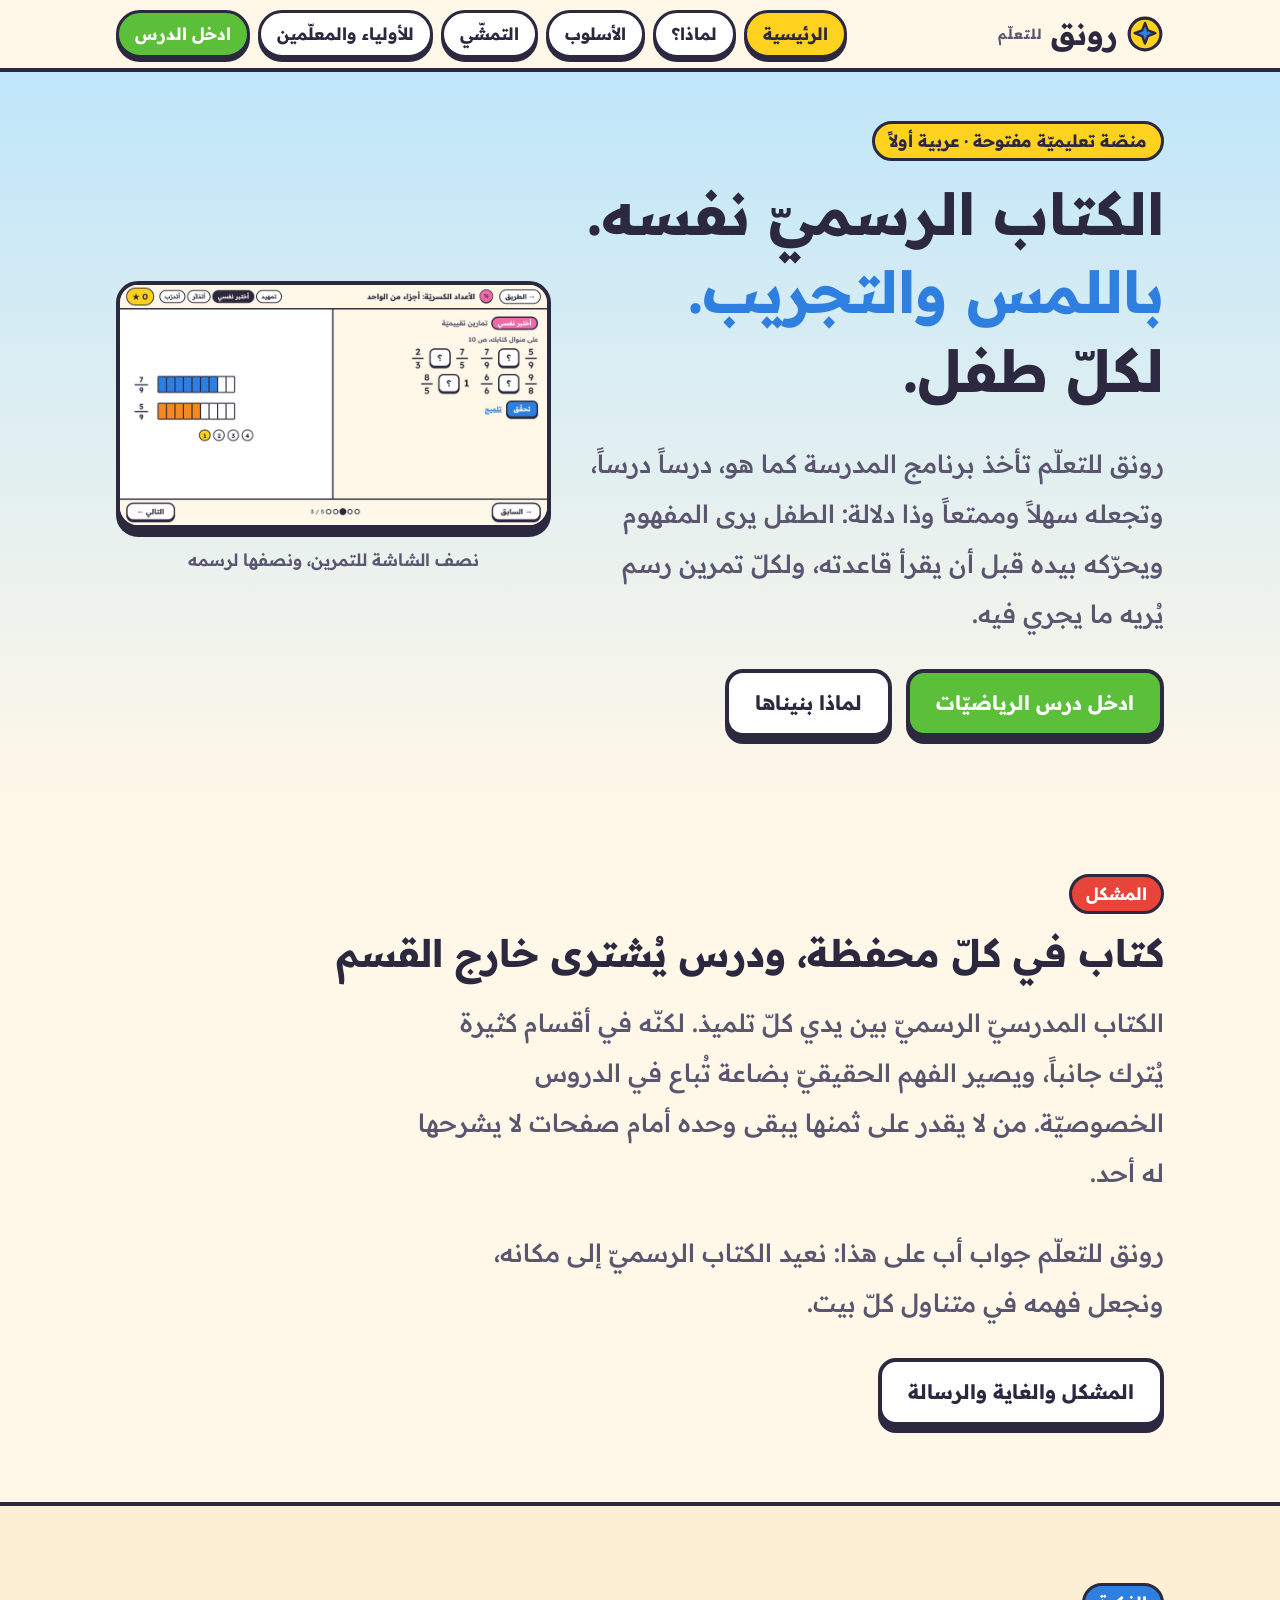
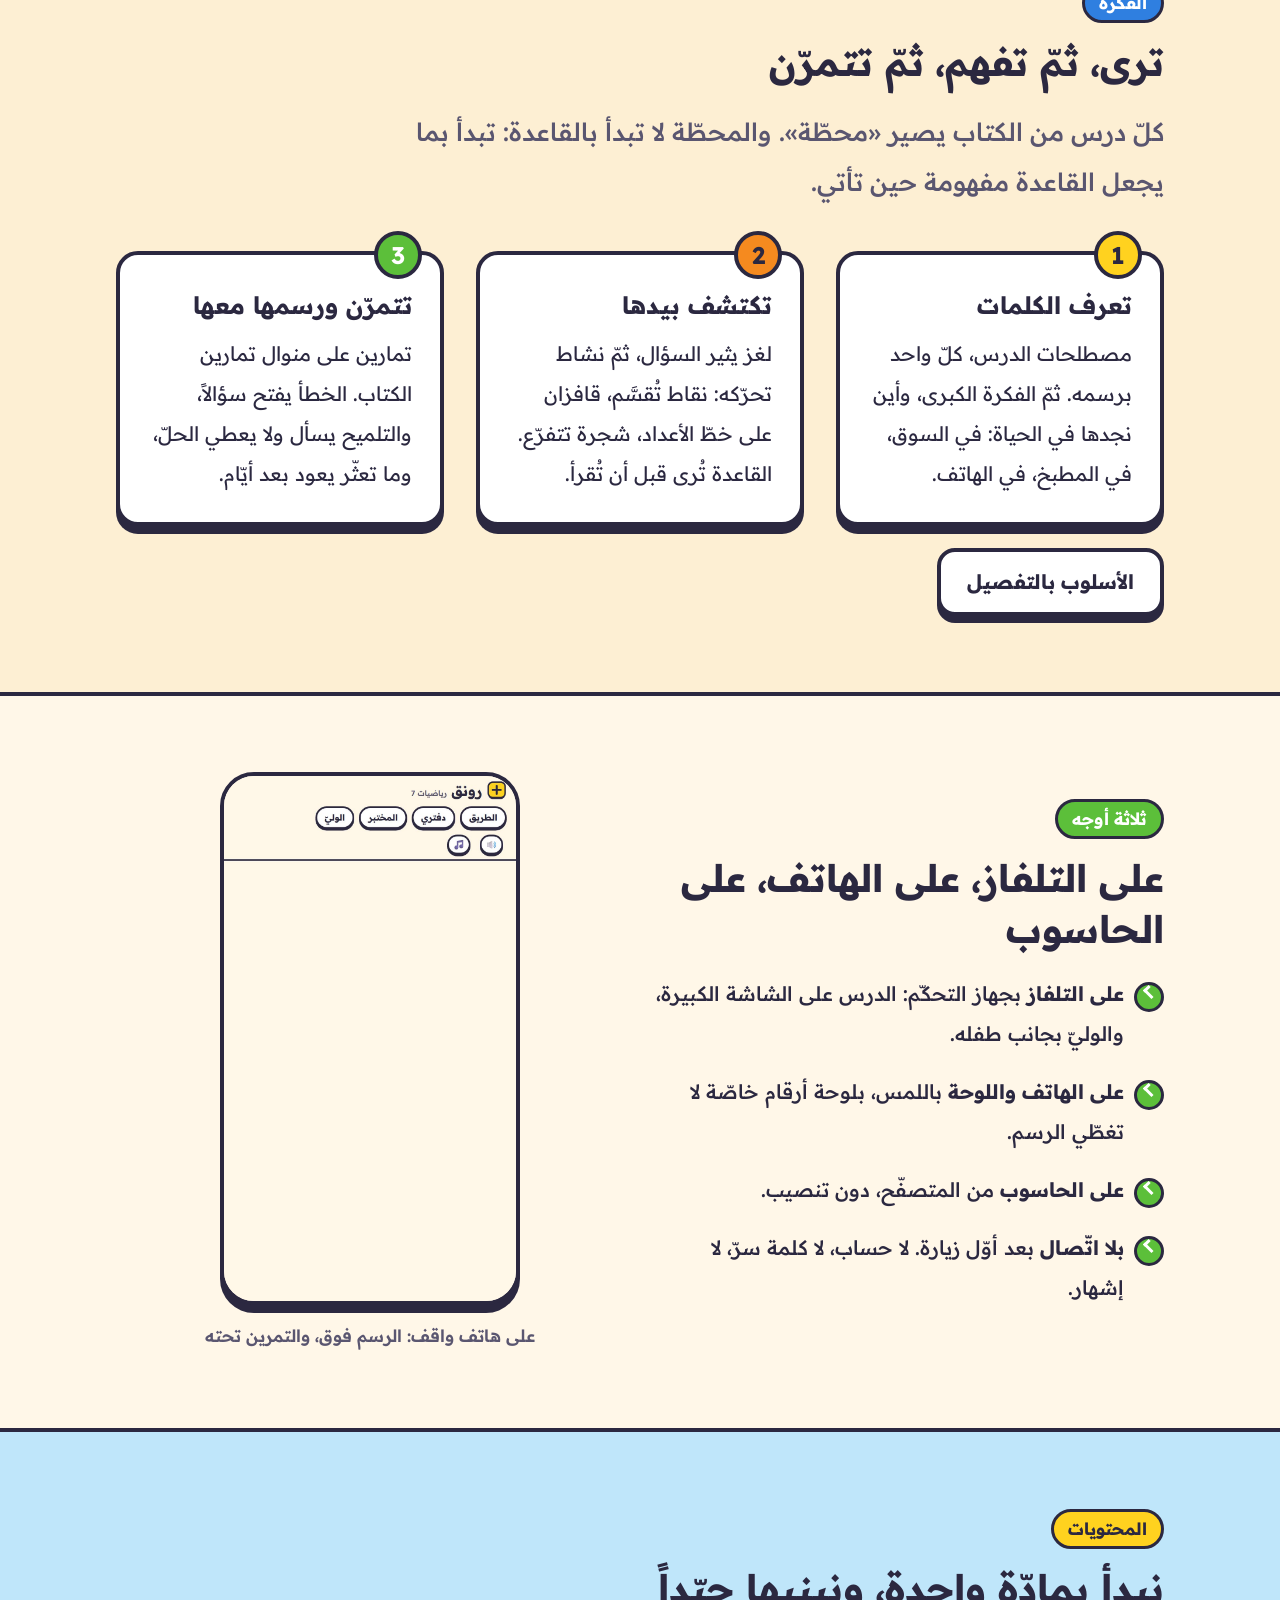
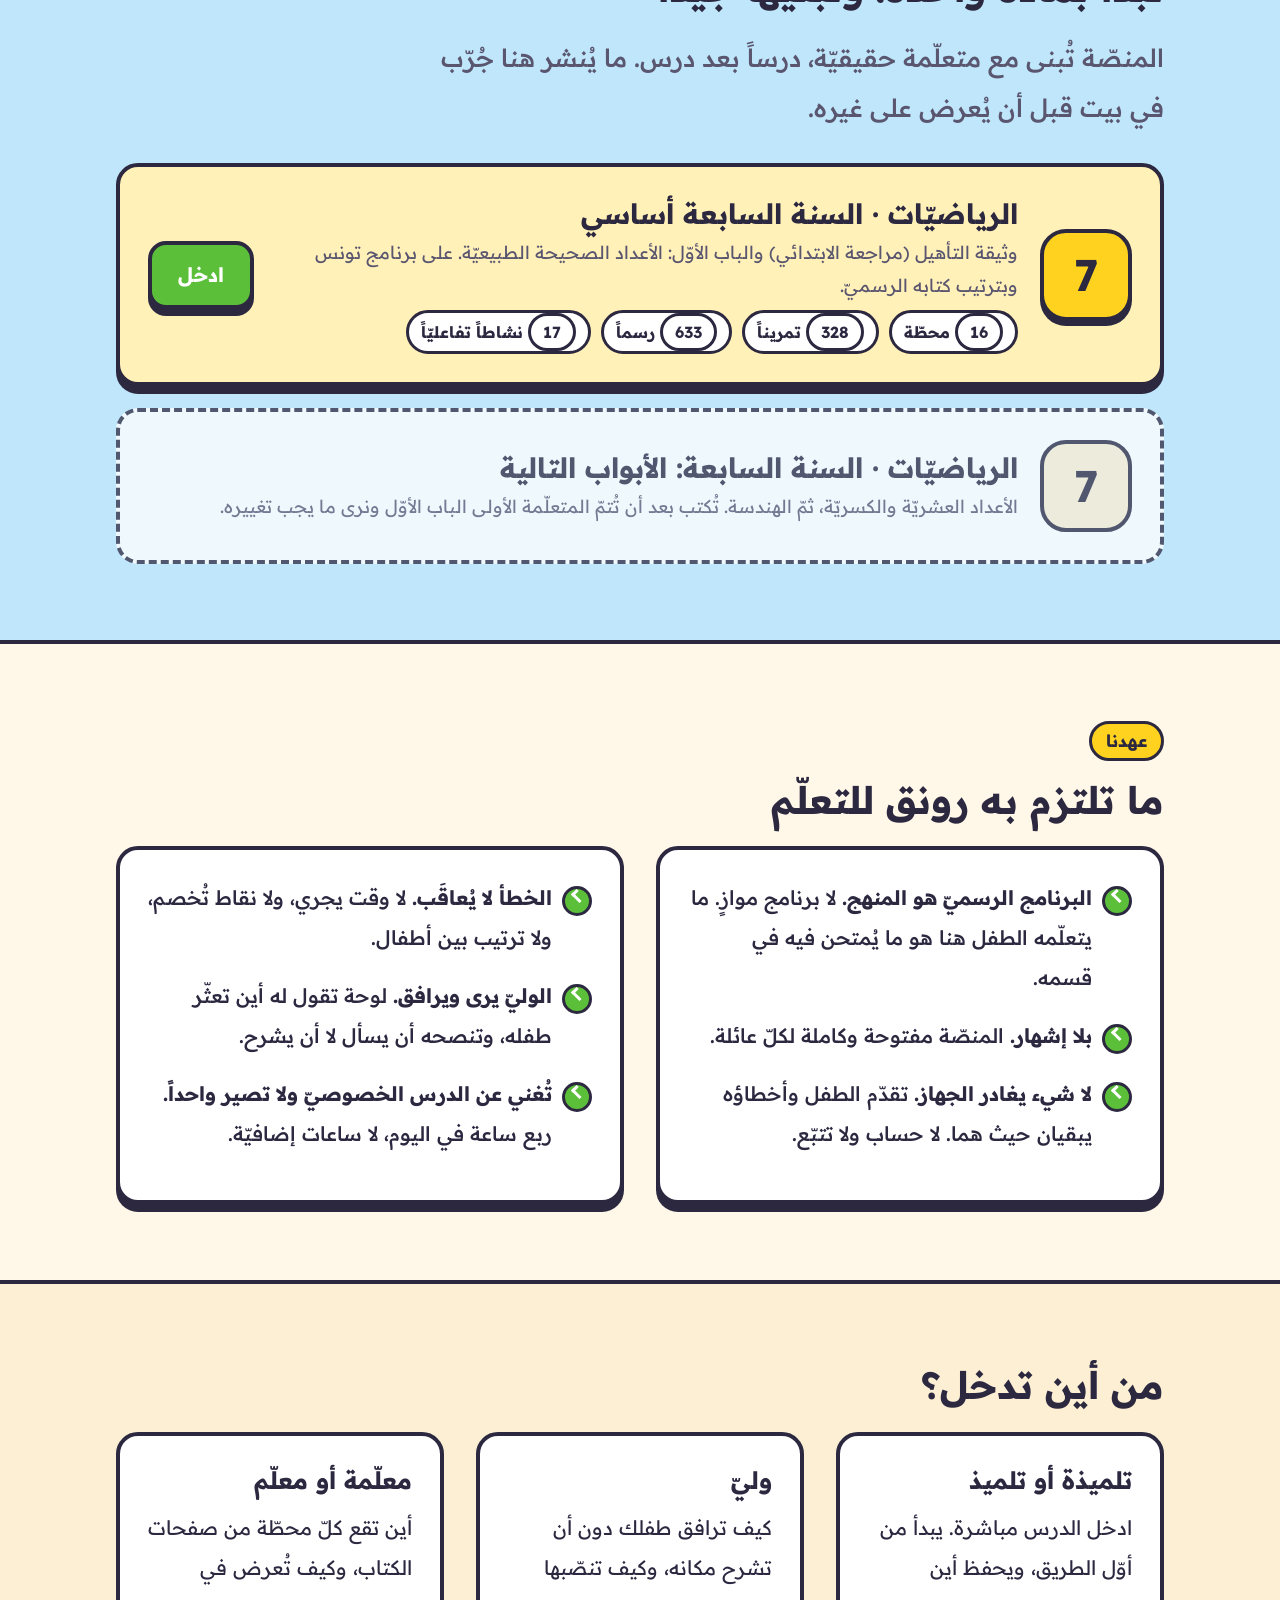
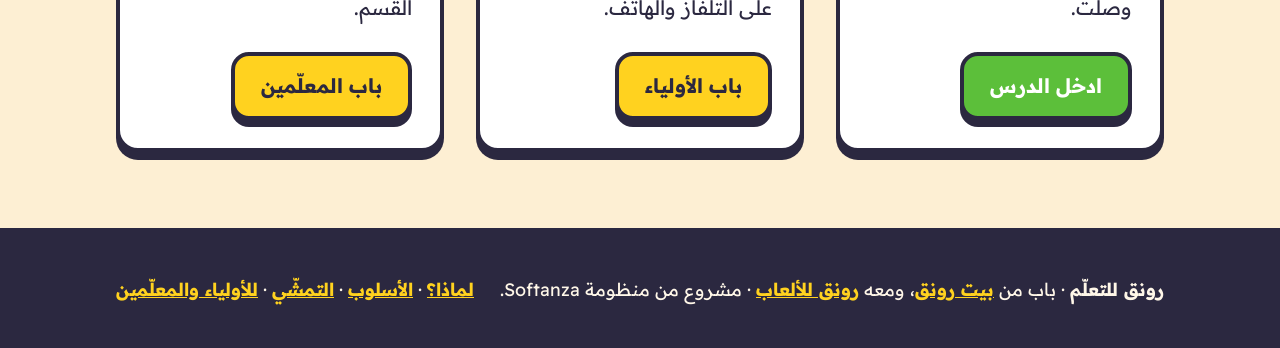
<file: index.html>
<!doctype html>
<html lang="ar" dir="rtl">
<head>
<meta charset="utf-8">
<meta name="robots" content="noindex, nofollow">
<meta name="viewport" content="width=device-width, initial-scale=1">
<title>رونق للتعلّم — البرنامج الرسميّ، باللمس والتجريب</title>
<meta name="description" content="رونق للتعلّم منصّة مفتوحة تجعل دروس البرنامج الرسميّ سهلة وممتعة وذات دلالة. تبدأ برياضيّات السنة السابعة من التعليم الأساسي.">
<link rel="icon" href="math7/icons/icon.svg" type="image/svg+xml">
<link rel="stylesheet" href="css/site.css">
</head>
<body>
<header class="top"><div class="wrap">
  <a class="logo" href="index.html" aria-label="رونق للتعلّم">
    <svg viewBox="0 0 48 48" aria-hidden="true"><circle cx="24" cy="24" r="20" fill="#FFD21F" stroke="#2B2840" stroke-width="4"/><path d="M24 10l3.6 9.4L37 23l-9.4 3.6L24 36l-3.6-9.4L11 23l9.4-3.6z" fill="#2F7FE0" stroke="#2B2840" stroke-width="3" stroke-linejoin="round"/></svg>
    رونق <small>للتعلّم</small>
  </a>
  <nav class="nav">
    <a class="on" href="index.html">الرئيسية</a>
    <a href="why.html">لماذا؟</a>
    <a href="method.html">الأسلوب</a>
    <a href="journey.html">التمشّي</a>
    <a href="guardians.html">للأولياء والمعلّمين</a>
    <a class="kids" href="math7/index.html">ادخل الدرس</a>
  </nav>
</div></header>

<main>
<div class="hero"><div class="wrap">
  <div>
    <span class="tag">منصّة تعليميّة مفتوحة · عربية أولاً</span>
    <h1><span>الكتاب الرسميّ نفسه.</span> <b class="blue">باللمس والتجريب.</b> <span>لكلّ طفل.</span></h1>
    <p class="lead">رونق للتعلّم تأخذ برنامج المدرسة كما هو، درساً درساً، وتجعله سهلاً وممتعاً وذا دلالة: الطفل يرى المفهوم ويحرّكه بيده قبل أن يقرأ قاعدته، ولكلّ تمرين رسم يُريه ما يجري فيه.</p>
    <div class="btns">
      <a class="btn" href="math7/index.html">ادخل درس الرياضيّات</a>
      <a class="btn white" href="why.html">لماذا بنيناها</a>
    </div>
  </div>
  <figure>
    <div class="shot light"><img src="img/frac.jpg" width="1920" height="1080" alt="شاشة تمرين: مقارنة كسرين على اليمين، وعلى اليسار شريطان ملوّنان يمثّلان سبعة أتساع وخمسة أتساع"></div>
    <figcaption>نصف الشاشة للتمرين، ونصفها لرسمه</figcaption>
  </figure>
</div></div>

<section><div class="wrap">
  <span class="tag red">المشكل</span>
  <h2>كتاب في كلّ محفظة، ودرس يُشترى خارج القسم</h2>
  <p class="lead">الكتاب المدرسيّ الرسميّ بين يدي كلّ تلميذ. لكنّه في أقسام كثيرة يُترك جانباً، ويصير الفهم الحقيقيّ بضاعة تُباع في الدروس الخصوصيّة. من لا يقدر على ثمنها يبقى وحده أمام صفحات لا يشرحها له أحد.</p>
  <p class="lead">رونق للتعلّم جواب أب على هذا: نعيد الكتاب الرسميّ إلى مكانه، ونجعل فهمه في متناول كلّ بيت.</p>
  <div class="btns"><a class="btn white" href="why.html">المشكل والغاية والرسالة</a></div>
</div></section>

<section class="tint"><div class="wrap">
  <span class="tag blue">الفكرة</span>
  <h2>ترى، ثمّ تفهم، ثمّ تتمرّن</h2>
  <p class="lead">كلّ درس من الكتاب يصير «محطّة». والمحطّة لا تبدأ بالقاعدة: تبدأ بما يجعل القاعدة مفهومة حين تأتي.</p>
  <div class="grid g3" style="margin-top:44px">
    <div class="card step"><span class="n">1</span><h3>تعرف الكلمات</h3><p>مصطلحات الدرس، كلّ واحد برسمه. ثمّ الفكرة الكبرى، وأين نجدها في الحياة: في السوق، في المطبخ، في الهاتف.</p></div>
    <div class="card step"><span class="n">2</span><h3>تكتشف بيدها</h3><p>لغز يثير السؤال، ثمّ نشاط تحرّكه: نقاط تُقسَّم، قافزان على خطّ الأعداد، شجرة تتفرّع. القاعدة تُرى قبل أن تُقرأ.</p></div>
    <div class="card step"><span class="n">3</span><h3>تتمرّن ورسمها معها</h3><p>تمارين على منوال تمارين الكتاب. الخطأ يفتح سؤالاً، والتلميح يسأل ولا يعطي الحلّ، وما تعثّر يعود بعد أيّام.</p></div>
  </div>
  <div class="btns"><a class="btn white" href="method.html">الأسلوب بالتفصيل</a></div>
</div></section>

<section><div class="wrap">
  <div class="grid g2" style="align-items:center">
    <div>
      <span class="tag green">ثلاثة أوجه</span>
      <h2>على التلفاز، على الهاتف، على الحاسوب</h2>
      <ul class="ticks">
        <li><b>على التلفاز</b> بجهاز التحكّم: الدرس على الشاشة الكبيرة، والوليّ بجانب طفله.</li>
        <li><b>على الهاتف واللوحة</b> باللمس، بلوحة أرقام خاصّة لا تغطّي الرسم.</li>
        <li><b>على الحاسوب</b> من المتصفّح، دون تنصيب.</li>
        <li><b>بلا اتّصال</b> بعد أوّل زيارة. لا حساب، لا كلمة سرّ، لا إشهار.</li>
      </ul>
    </div>
    <figure>
      <div class="shot phone light"><img src="img/phone.jpg" width="1000" height="1800" alt="المنصّة على هاتف: مثلّث بقاعدته وارتفاعه في الأعلى، وسؤال المساحة تحته"></div>
      <figcaption>على هاتف واقف: الرسم فوق، والتمرين تحته</figcaption>
    </figure>
  </div>
</div></section>

<section class="sky" id="contents"><div class="wrap">
  <span class="tag">المحتويات</span>
  <h2>نبدأ بمادّة واحدة، ونبنيها جيّداً</h2>
  <p class="lead">المنصّة تُبنى مع متعلّمة حقيقيّة، درساً بعد درس. ما يُنشر هنا جُرّب في بيت قبل أن يُعرض على غيره.</p>
  <div class="grid" style="margin-top:26px;gap:22px">
    <a class="card subject" href="math7/index.html">
      <span class="badge">7</span>
      <span>
        <h3>الرياضيّات · السنة السابعة أساسي</h3>
        <p>وثيقة التأهيل (مراجعة الابتدائي) والباب الأوّل: الأعداد الصحيحة الطبيعيّة. على برنامج تونس وبترتيب كتابه الرسميّ.</p>
        <span class="facts"><span><span class="m">16</span> محطّة</span><span><span class="m">328</span> تمريناً</span><span><span class="m">633</span> رسماً</span><span><span class="m">17</span> نشاطاً تفاعليّاً</span></span>
      </span>
      <span class="btn">ادخل</span>
    </a>
    <div class="card subject soon">
      <span class="badge">7</span>
      <span>
        <h3>الرياضيّات · السنة السابعة: الأبواب التالية</h3>
        <p>الأعداد العشريّة والكسريّة، ثمّ الهندسة. تُكتب بعد أن تُتمّ المتعلّمة الأولى الباب الأوّل ونرى ما يجب تغييره.</p>
      </span>
    </div>
  </div>
</div></section>

<section><div class="wrap">
  <span class="tag">عهدنا</span>
  <h2>ما تلتزم به رونق للتعلّم</h2>
  <div class="grid g2" style="margin-top:20px">
    <div class="card"><ul class="ticks">
      <li><b>البرنامج الرسميّ هو المنهج.</b> لا برنامج موازٍ. ما يتعلّمه الطفل هنا هو ما يُمتحن فيه في قسمه.</li>
      <li><b>بلا إشهار.</b> المنصّة مفتوحة وكاملة لكلّ عائلة.</li>
      <li><b>لا شيء يغادر الجهاز.</b> تقدّم الطفل وأخطاؤه يبقيان حيث هما. لا حساب ولا تتبّع.</li>
    </ul></div>
    <div class="card"><ul class="ticks">
      <li><b>الخطأ لا يُعاقَب.</b> لا وقت يجري، ولا نقاط تُخصم، ولا ترتيب بين أطفال.</li>
      <li><b>الوليّ يرى ويرافق.</b> لوحة تقول له أين تعثّر طفله، وتنصحه أن يسأل لا أن يشرح.</li>
      <li><b>تُغني عن الدرس الخصوصيّ ولا تصير واحداً.</b> ربع ساعة في اليوم، لا ساعات إضافيّة.</li>
    </ul></div>
  </div>
</div></section>

<section class="tint"><div class="wrap">
  <h2>من أين تدخل؟</h2>
  <div class="grid g3" style="margin-top:20px">
    <div class="card"><h3>تلميذة أو تلميذ</h3><p>ادخل الدرس مباشرة. يبدأ من أوّل الطريق، ويحفظ أين وصلت.</p><div class="btns"><a class="btn" href="math7/index.html">ادخل الدرس</a></div></div>
    <div class="card"><h3>وليّ</h3><p>كيف ترافق طفلك دون أن تشرح مكانه، وكيف تنصّبها على التلفاز والهاتف.</p><div class="btns"><a class="btn sun" href="guardians.html">باب الأولياء</a></div></div>
    <div class="card"><h3>معلّمة أو معلّم</h3><p>أين تقع كلّ محطّة من صفحات الكتاب، وكيف تُعرض في القسم.</p><div class="btns"><a class="btn sun" href="guardians.html#teachers">باب المعلّمين</a></div></div>
  </div>
</div></section>
</main>

<footer><div class="wrap">
  <div><b>رونق للتعلّم</b> · باب من <a href="https://mayouni.github.io/rawnaq-site/">بيت رونق</a>، ومعه <a href="https://mayouni.github.io/rawnaq-site/games.html">رونق للألعاب</a> · مشروع من منظومة Softanza.</div>
  <div><a href="why.html">لماذا؟</a> · <a href="method.html">الأسلوب</a> · <a href="journey.html">التمشّي</a> · <a href="guardians.html">للأولياء والمعلّمين</a></div>
</div></footer>
<script>
/* An earlier publication served the lesson itself at this address and left its offline worker in charge of the
   whole site. The lesson now lives in math7/ with its own worker; the old one is retired here. */
if ('serviceWorker' in navigator) navigator.serviceWorker.getRegistrations().then(function (rs) {
  rs.forEach(function (r) { if (!/\/math7\/$/.test(r.scope)) r.unregister(); });
});
</script>
</body>
</html>
</file>
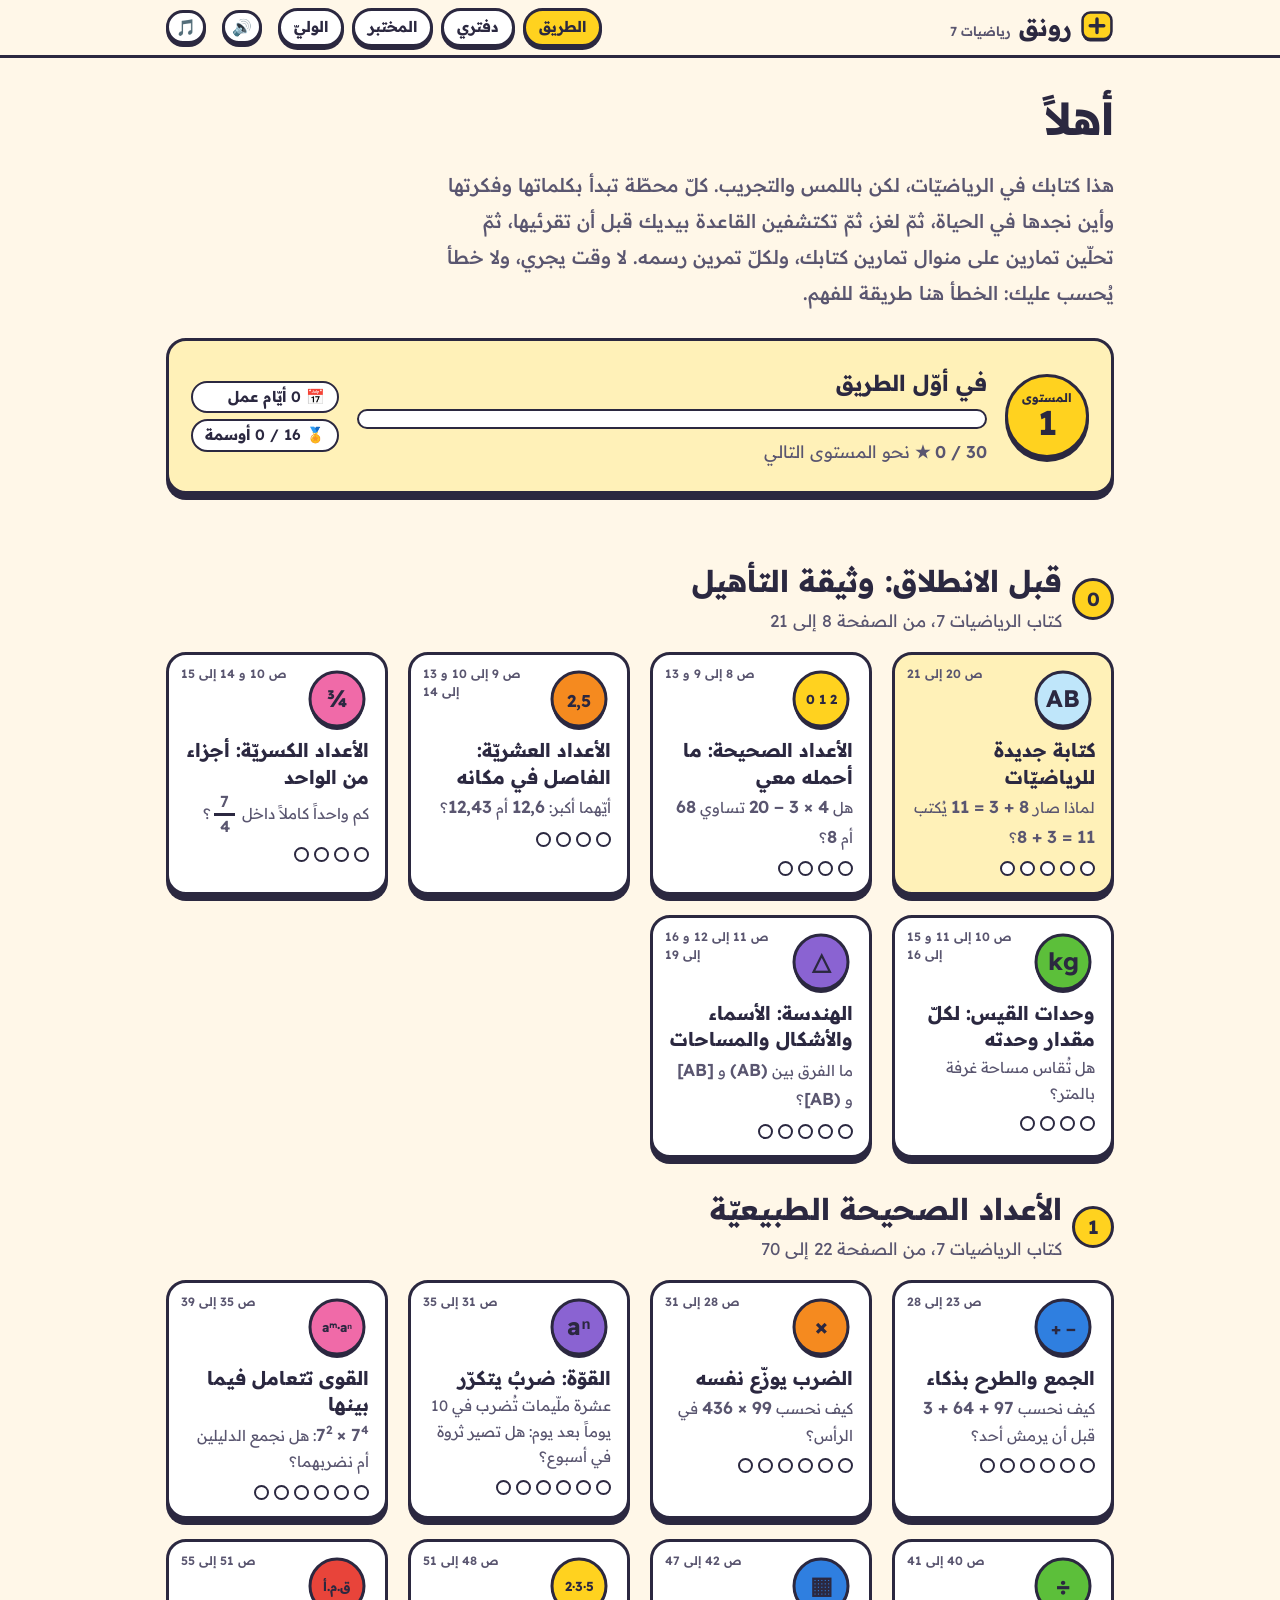
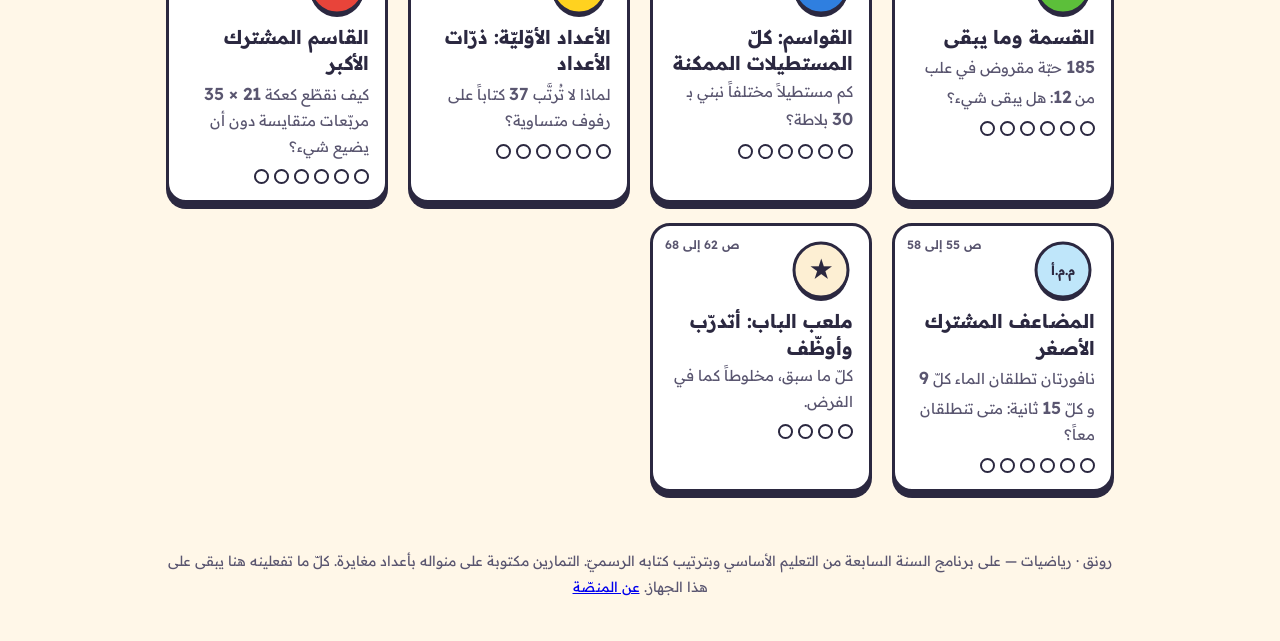
<file: math7/index.html>
<!doctype html>
<html lang="ar" dir="rtl">
<head>
<meta charset="utf-8">
<meta name="robots" content="noindex, nofollow">
<meta name="viewport" content="width=device-width, initial-scale=1, viewport-fit=cover">
<meta name="theme-color" content="#FFD21F">
<link rel="manifest" href="manifest.webmanifest">
<link rel="icon" href="icons/icon.svg" type="image/svg+xml">
<link rel="apple-touch-icon" href="icons/icon-192.png">
<title>رونق · رياضيات</title>
<meta name="description" content="كتاب الرياضيات للسنة السابعة أساسي، باللمس والتجريب.">
<link rel="stylesheet" href="css/ed.css">
</head>
<body>
<header class="top">
  <div class="wrap">
    <a class="logo" href="#/" aria-label="رونق رياضيات، الصفحة الأولى">
      <svg viewBox="0 0 40 40" aria-hidden="true"><rect x="3" y="6" width="34" height="31" rx="9" fill="#2B2840"/><rect x="3" y="3" width="34" height="31" rx="9" fill="#FFD21F" stroke="#2B2840" stroke-width="3"/><path d="M12 18.500h16M20 10.500v16" stroke="#2B2840" stroke-width="4" stroke-linecap="round"/></svg>
      <span>رونق <small>رياضيات 7</small></span>
    </a>
    <nav class="nav" id="nav" aria-label="أقسام المنصّة">
      <a href="#/" data-k="home">الطريق</a>
      <a href="#/notebook" data-k="notebook">دفتري</a>
      <a href="#/lab" data-k="lab">المختبر</a>
      <a href="#/guardian" data-k="guardian">الوليّ</a>
    </nav>
    <button class="snd" id="sndBtn" type="button" aria-label="أصوات الأجوبة">🔊</button>
    <button class="snd" id="voiceBtn" type="button" aria-label="مرافقة عَايْشَه بالصوت" hidden>✦</button>
    <button class="snd" id="musBtn" type="button" aria-label="الموسيقى الهادئة">🎵</button>
  </div>
</header>
<main id="app"></main>
<noscript><p style="padding:24px">تحتاج هذه الصفحة إلى JavaScript لتعمل.</p></noscript>
<script src="js/core.js"></script>
<script src="js/pad.js"></script>
<script src="js/tv.js"></script>
<script src="js/sound.js"></script>
<script src="js/game.js"></script>
<script src="js/viz.js"></script>
<script src="js/widgets.js"></script>
<script src="js/lab.js"></script>
<script src="js/cues.js"></script>
<script src="js/play.js"></script>
<script src="js/aicha.js"></script>
<script src="js/content/ch0.js"></script>
<script src="js/content/ch1-0.js"></script>
<script src="js/content/ch1-a.js"></script>
<script src="js/content/ch1-b.js"></script>
<script src="js/content/ch1-c.js"></script>
<script src="js/app.js"></script>
<script src="js/remote.js"></script>
</body>
</html>
</file>
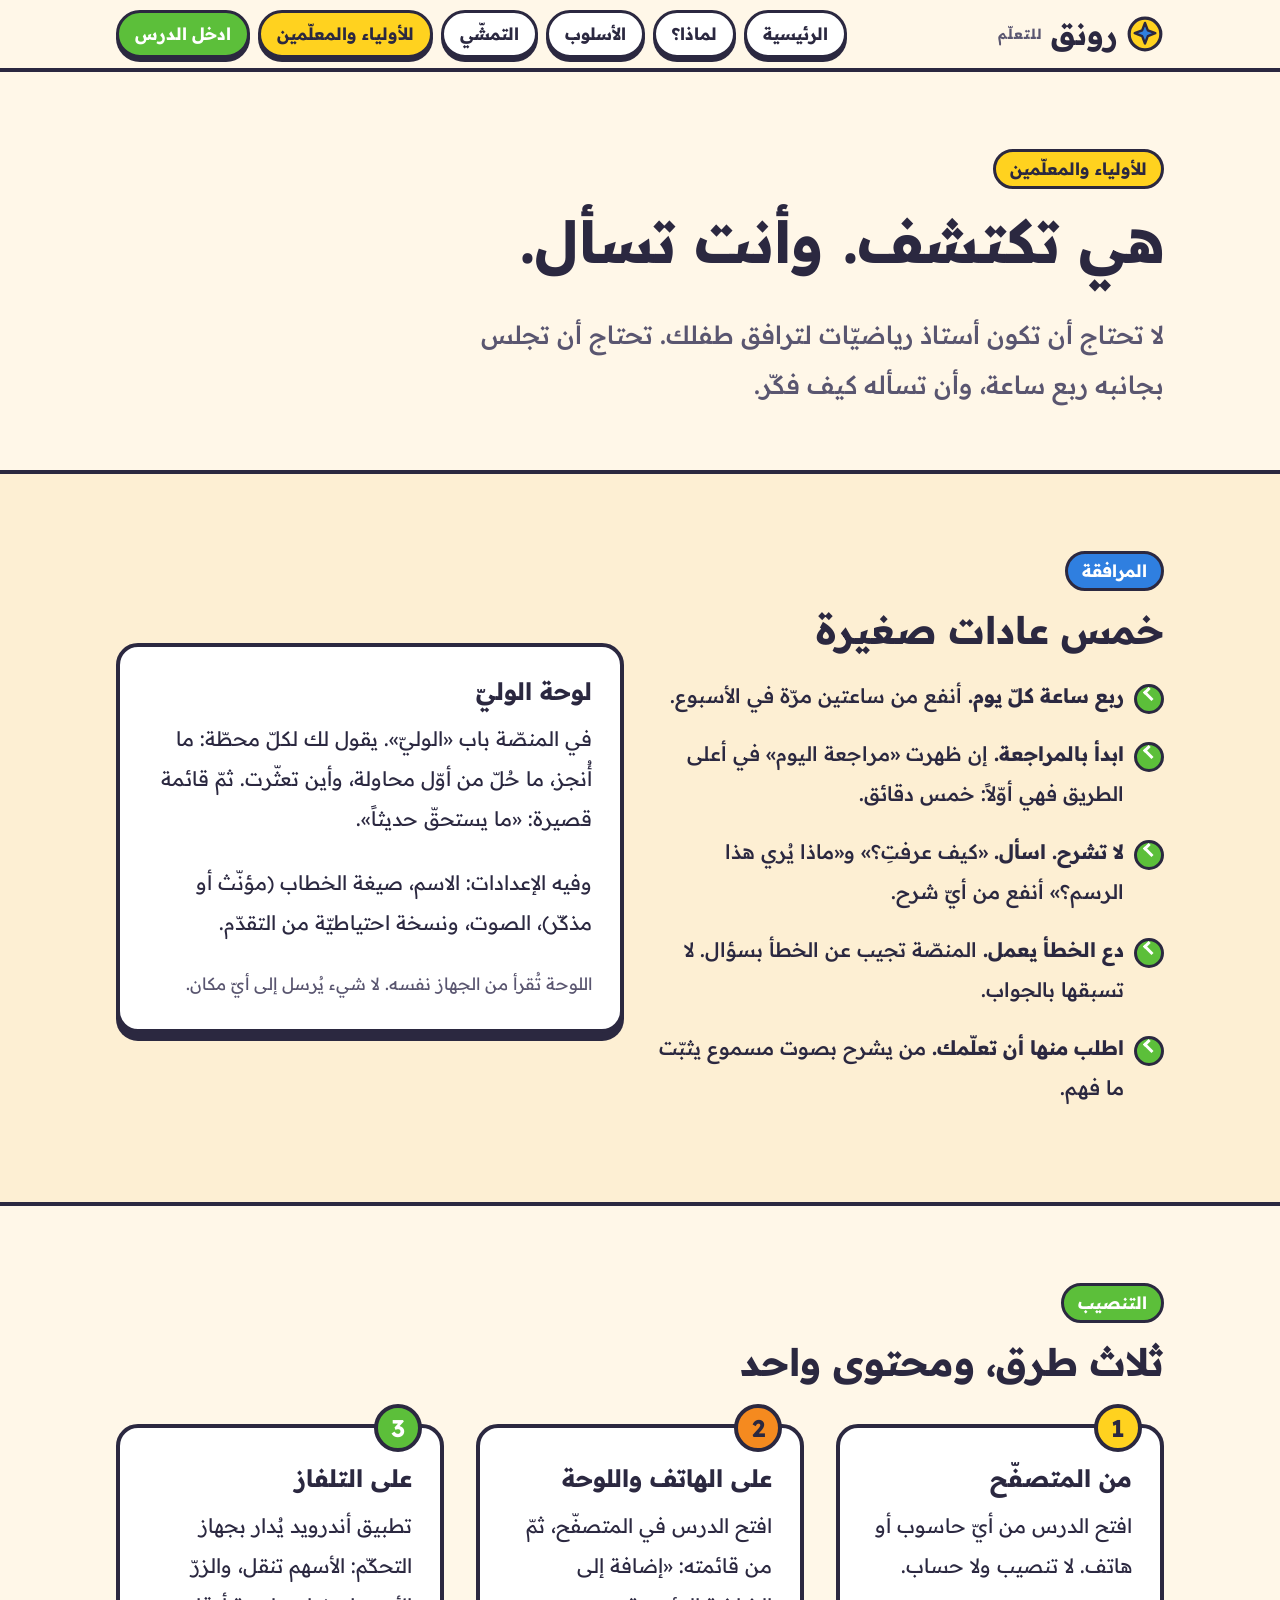
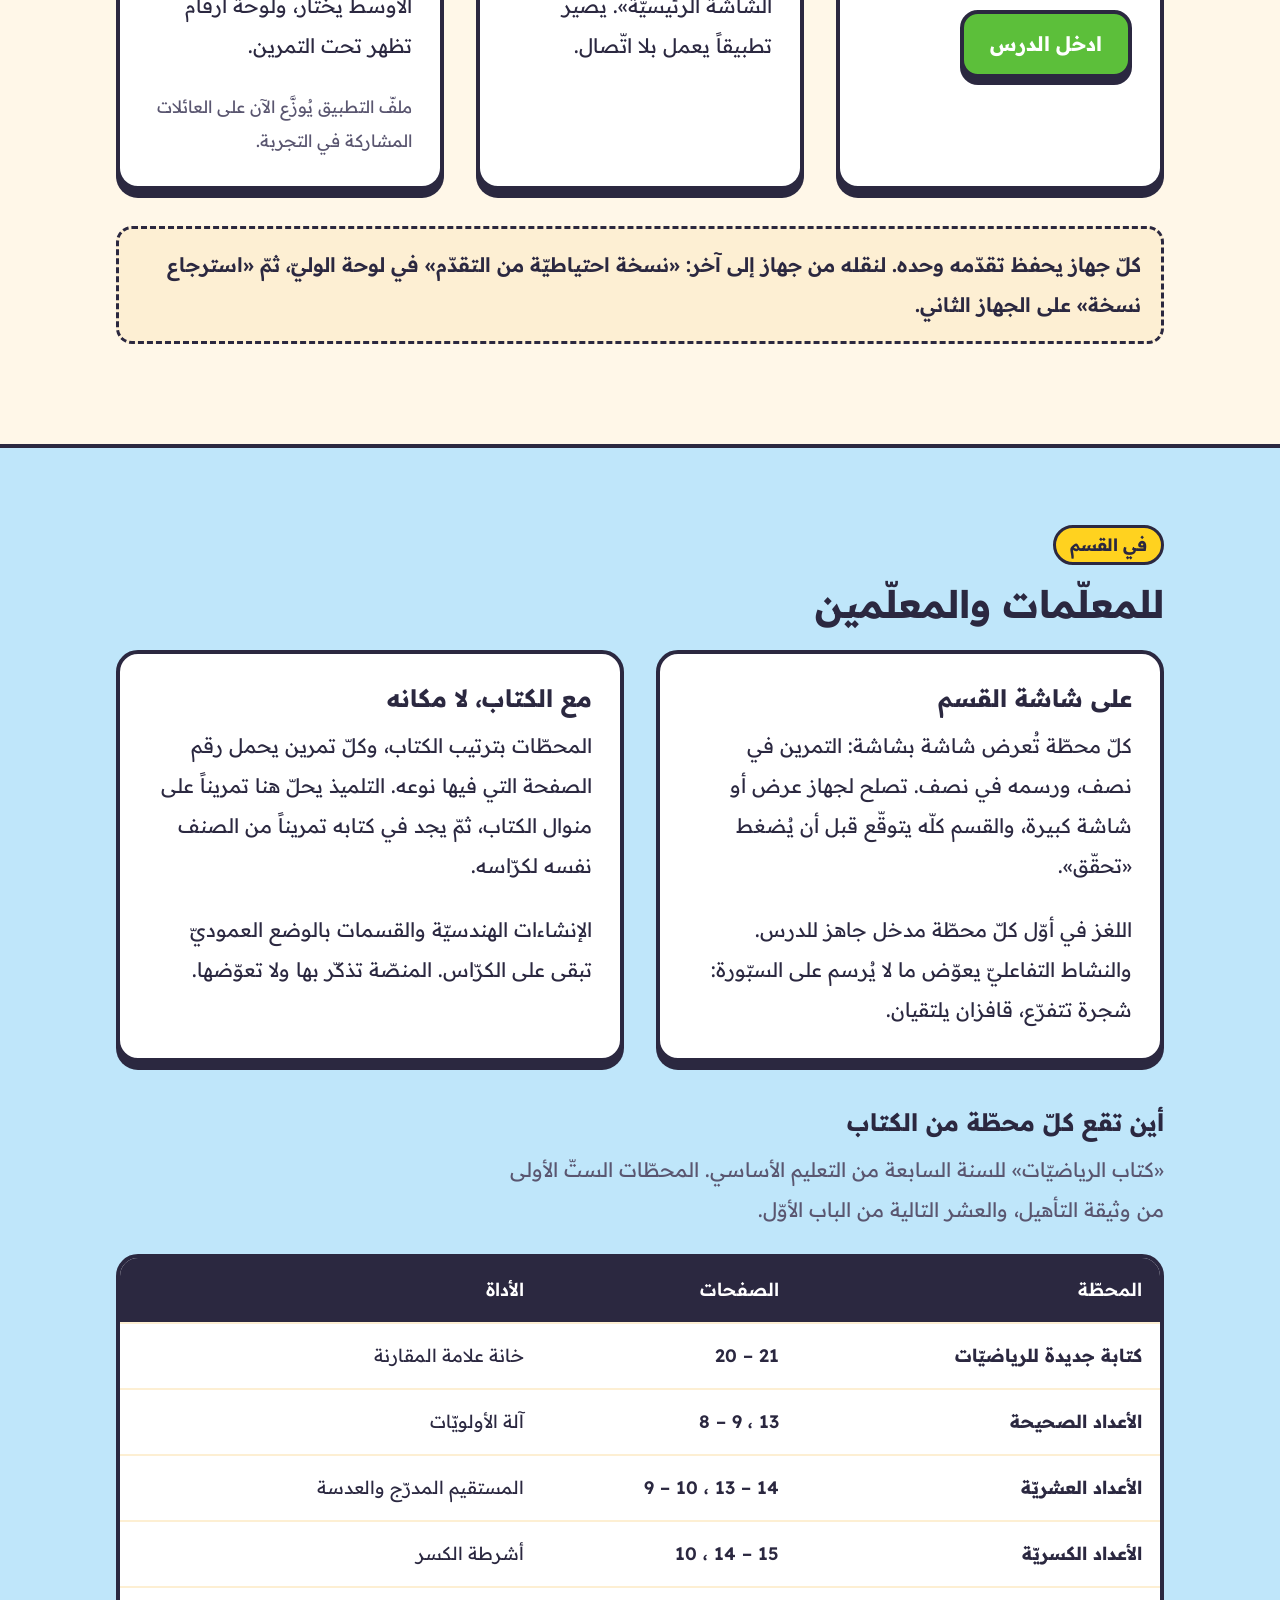
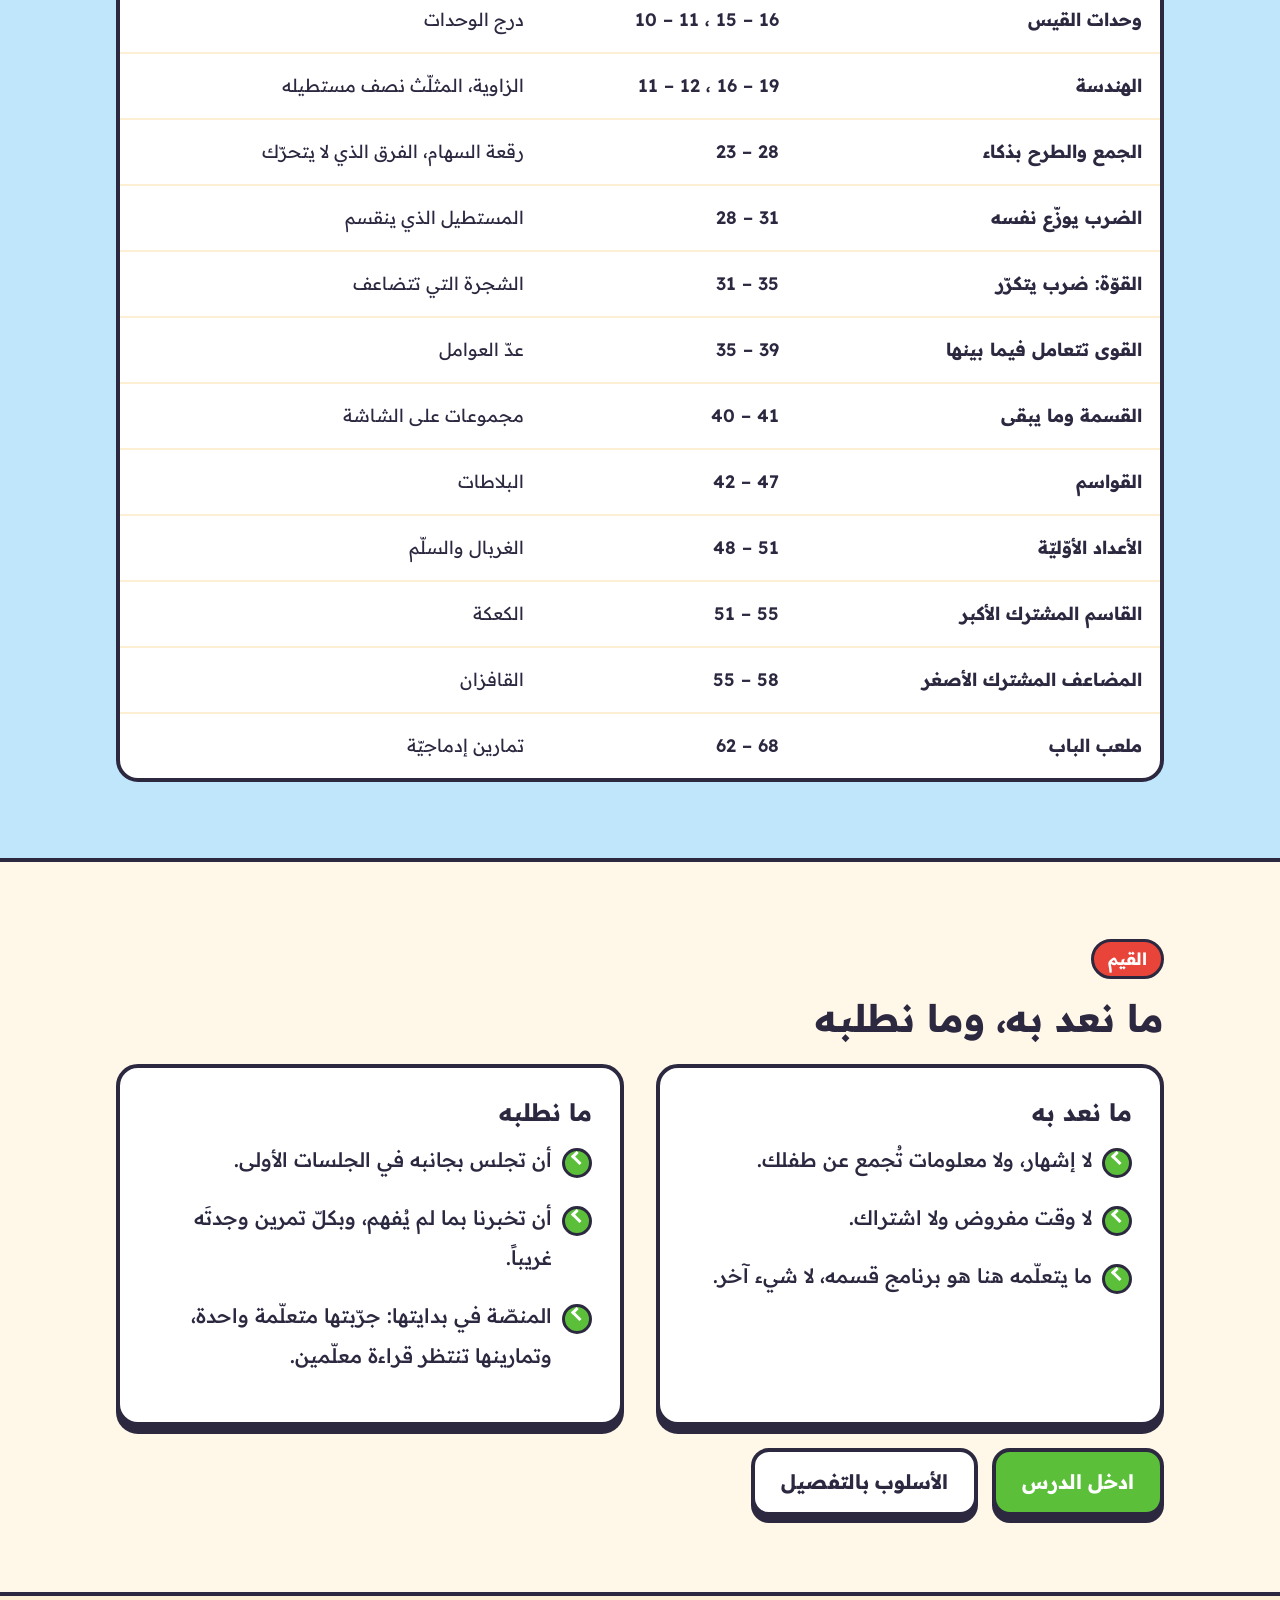
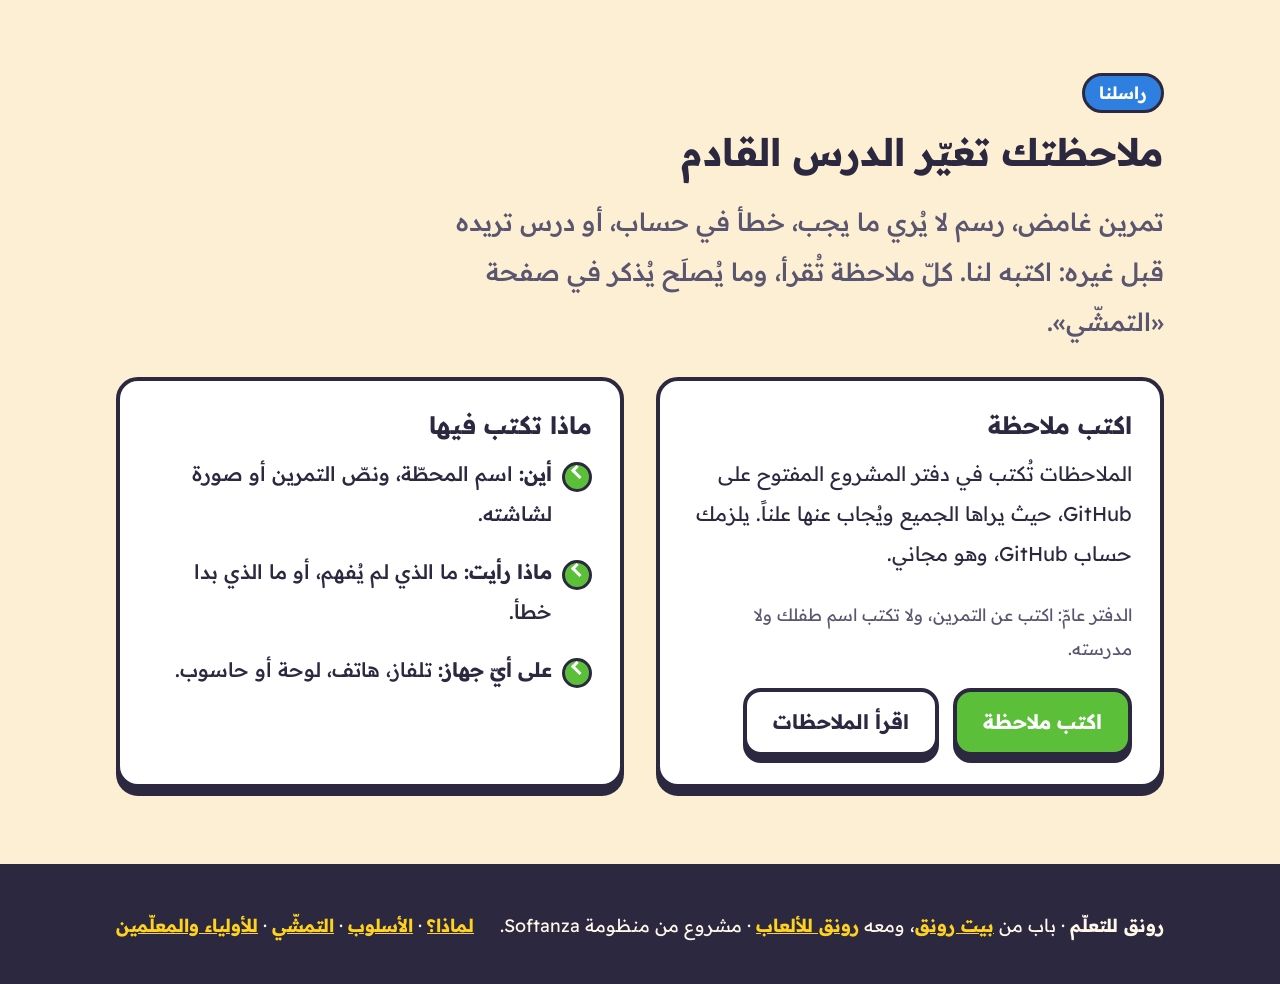
<file: guardians.html>
<!doctype html>
<html lang="ar" dir="rtl">
<head>
<meta charset="utf-8">
<meta name="robots" content="noindex, nofollow">
<meta name="viewport" content="width=device-width, initial-scale=1">
<title>للأولياء والمعلّمين — رونق للتعلّم</title>
<meta name="description" content="كيف يرافق الوليّ طفله في رونق للتعلّم دون أن يشرح مكانه، كيف تُنصَّب على التلفاز والهاتف، وكيف يستعملها المعلّم في قسمه.">
<link rel="icon" href="math7/icons/icon.svg" type="image/svg+xml">
<link rel="stylesheet" href="css/site.css">
</head>
<body>
<header class="top"><div class="wrap">
  <a class="logo" href="index.html" aria-label="رونق للتعلّم">
    <svg viewBox="0 0 48 48" aria-hidden="true"><circle cx="24" cy="24" r="20" fill="#FFD21F" stroke="#2B2840" stroke-width="4"/><path d="M24 10l3.6 9.4L37 23l-9.4 3.6L24 36l-3.6-9.4L11 23l9.4-3.6z" fill="#2F7FE0" stroke="#2B2840" stroke-width="3" stroke-linejoin="round"/></svg>
    رونق <small>للتعلّم</small>
  </a>
  <nav class="nav">
    <a href="index.html">الرئيسية</a>
    <a href="why.html">لماذا؟</a>
    <a href="method.html">الأسلوب</a>
    <a href="journey.html">التمشّي</a>
    <a class="on" href="guardians.html">للأولياء والمعلّمين</a>
    <a class="kids" href="math7/index.html">ادخل الدرس</a>
  </nav>
</div></header>

<main>
<section style="padding-bottom:30px"><div class="wrap">
  <span class="tag">للأولياء والمعلّمين</span>
  <h1>هي تكتشف. وأنت تسأل.</h1>
  <p class="lead">لا تحتاج أن تكون أستاذ رياضيّات لترافق طفلك. تحتاج أن تجلس بجانبه ربع ساعة، وأن تسأله كيف فكّر.</p>
</div></section>

<section class="tint"><div class="wrap">
  <div class="grid g2" style="align-items:center">
    <div>
      <span class="tag blue">المرافقة</span>
      <h2>خمس عادات صغيرة</h2>
      <ul class="ticks">
        <li><b>ربع ساعة كلّ يوم.</b> أنفع من ساعتين مرّة في الأسبوع.</li>
        <li><b>ابدأ بالمراجعة.</b> إن ظهرت «مراجعة اليوم» في أعلى الطريق فهي أوّلاً: خمس دقائق.</li>
        <li><b>لا تشرح. اسأل.</b> «كيف عرفتِ؟» و«ماذا يُري هذا الرسم؟» أنفع من أيّ شرح.</li>
        <li><b>دع الخطأ يعمل.</b> المنصّة تجيب عن الخطأ بسؤال. لا تسبقها بالجواب.</li>
        <li><b>اطلب منها أن تعلّمك.</b> من يشرح بصوت مسموع يثبّت ما فهم.</li>
      </ul>
    </div>
    <div class="card">
      <h3>لوحة الوليّ</h3>
      <p>في المنصّة باب «الوليّ». يقول لك لكلّ محطّة: ما أُنجز، ما حُلّ من أوّل محاولة، وأين تعثّرت. ثمّ قائمة قصيرة: «ما يستحقّ حديثاً».</p>
      <p>وفيه الإعدادات: الاسم، صيغة الخطاب (مؤنّث أو مذكّر)، الصوت، ونسخة احتياطيّة من التقدّم.</p>
      <p style="color:var(--ink2);font-size:17px">اللوحة تُقرأ من الجهاز نفسه. لا شيء يُرسل إلى أيّ مكان.</p>
    </div>
  </div>
</div></section>

<section id="install"><div class="wrap">
  <span class="tag green">التنصيب</span>
  <h2>ثلاث طرق، ومحتوى واحد</h2>
  <div class="grid g3" style="margin-top:36px">
    <div class="card step"><span class="n">1</span><h3>من المتصفّح</h3><p>افتح الدرس من أيّ حاسوب أو هاتف. لا تنصيب ولا حساب.</p><div class="btns"><a class="btn" href="math7/index.html">ادخل الدرس</a></div></div>
    <div class="card step"><span class="n">2</span><h3>على الهاتف واللوحة</h3><p>افتح الدرس في المتصفّح، ثمّ من قائمته: «إضافة إلى الشاشة الرئيسيّة». يصير تطبيقاً يعمل بلا اتّصال.</p></div>
    <div class="card step"><span class="n">3</span><h3>على التلفاز</h3><p>تطبيق أندرويد يُدار بجهاز التحكّم: الأسهم تنقل، والزرّ الأوسط يختار، ولوحة أرقام تظهر تحت التمرين.</p><p style="color:var(--ink2);font-size:17px">ملفّ التطبيق يُوزَّع الآن على العائلات المشاركة في التجربة.</p></div>
  </div>
  <p class="learned" style="max-width:none;margin-top:36px">كلّ جهاز يحفظ تقدّمه وحده. لنقله من جهاز إلى آخر: «نسخة احتياطيّة من التقدّم» في لوحة الوليّ، ثمّ «استرجاع نسخة» على الجهاز الثاني.</p>
</div></section>

<section class="sky" id="teachers"><div class="wrap">
  <span class="tag">في القسم</span>
  <h2>للمعلّمات والمعلّمين</h2>
  <div class="grid g2" style="margin-top:10px">
    <div class="card">
      <h3>على شاشة القسم</h3>
      <p>كلّ محطّة تُعرض شاشة بشاشة: التمرين في نصف، ورسمه في نصف. تصلح لجهاز عرض أو شاشة كبيرة، والقسم كلّه يتوقّع قبل أن يُضغط «تحقّق».</p>
      <p>اللغز في أوّل كلّ محطّة مدخل جاهز للدرس. والنشاط التفاعليّ يعوّض ما لا يُرسم على السبّورة: شجرة تتفرّع، قافزان يلتقيان.</p>
    </div>
    <div class="card">
      <h3>مع الكتاب، لا مكانه</h3>
      <p>المحطّات بترتيب الكتاب، وكلّ تمرين يحمل رقم الصفحة التي فيها نوعه. التلميذ يحلّ هنا تمريناً على منوال الكتاب، ثمّ يجد في كتابه تمريناً من الصنف نفسه لكرّاسه.</p>
      <p>الإنشاءات الهندسيّة والقسمات بالوضع العموديّ تبقى على الكرّاس. المنصّة تذكّر بها ولا تعوّضها.</p>
    </div>
  </div>
  <h3 style="margin-top:44px">أين تقع كلّ محطّة من الكتاب</h3>
  <p style="color:var(--ink2)">«كتاب الرياضيّات» للسنة السابعة من التعليم الأساسي. المحطّات الستّ الأولى من وثيقة التأهيل، والعشر التالية من الباب الأوّل.</p>
  <div class="tablebox"><table class="ver map">
        <tr><th>المحطّة</th><th>الصفحات</th><th>الأداة</th></tr>
        <tr><td>كتابة جديدة للرياضيّات</td><td>20 – 21</td><td>خانة علامة المقارنة</td></tr>
        <tr><td>الأعداد الصحيحة</td><td>8 – 9 ، 13</td><td>آلة الأولويّات</td></tr>
        <tr><td>الأعداد العشريّة</td><td>9 – 10 ، 13 – 14</td><td>المستقيم المدرّج والعدسة</td></tr>
        <tr><td>الأعداد الكسريّة</td><td>10 ، 14 – 15</td><td>أشرطة الكسر</td></tr>
        <tr><td>وحدات القيس</td><td>10 – 11 ، 15 – 16</td><td>درج الوحدات</td></tr>
        <tr><td>الهندسة</td><td>11 – 12 ، 16 – 19</td><td>الزاوية، المثلّث نصف مستطيله</td></tr>
        <tr><td>الجمع والطرح بذكاء</td><td>23 – 28</td><td>رقعة السهام، الفرق الذي لا يتحرّك</td></tr>
        <tr><td>الضرب يوزّع نفسه</td><td>28 – 31</td><td>المستطيل الذي ينقسم</td></tr>
        <tr><td>القوّة: ضرب يتكرّر</td><td>31 – 35</td><td>الشجرة التي تتضاعف</td></tr>
        <tr><td>القوى تتعامل فيما بينها</td><td>35 – 39</td><td>عدّ العوامل</td></tr>
        <tr><td>القسمة وما يبقى</td><td>40 – 41</td><td>مجموعات على الشاشة</td></tr>
        <tr><td>القواسم</td><td>42 – 47</td><td>البلاطات</td></tr>
        <tr><td>الأعداد الأوّليّة</td><td>48 – 51</td><td>الغربال والسلّم</td></tr>
        <tr><td>القاسم المشترك الأكبر</td><td>51 – 55</td><td>الكعكة</td></tr>
        <tr><td>المضاعف المشترك الأصغر</td><td>55 – 58</td><td>القافزان</td></tr>
        <tr><td>ملعب الباب</td><td>62 – 68</td><td>تمارين إدماجيّة</td></tr>
  </table></div>
</div></section>

<section><div class="wrap">
  <span class="tag red">القيم</span>
  <h2>ما نعد به، وما نطلبه</h2>
  <div class="grid g2" style="margin-top:10px">
    <div class="card">
      <h3>ما نعد به</h3>
      <ul class="ticks">
        <li>لا إشهار، ولا معلومات تُجمع عن طفلك.</li>
        <li>لا وقت مفروض ولا اشتراك.</li>
        <li>ما يتعلّمه هنا هو برنامج قسمه، لا شيء آخر.</li>
      </ul>
    </div>
    <div class="card">
      <h3>ما نطلبه</h3>
      <ul class="ticks">
        <li>أن تجلس بجانبه في الجلسات الأولى.</li>
        <li>أن تخبرنا بما لم يُفهم، وبكلّ تمرين وجدتَه غريباً.</li>
        <li>المنصّة في بدايتها: جرّبتها متعلّمة واحدة، وتمارينها تنتظر قراءة معلّمين.</li>
      </ul>
    </div>
  </div>
  <div class="btns"><a class="btn" href="math7/index.html">ادخل الدرس</a><a class="btn white" href="method.html">الأسلوب بالتفصيل</a></div>
</div></section>

<section class="tint" id="contact"><div class="wrap">
  <span class="tag blue">راسلنا</span>
  <h2>ملاحظتك تغيّر الدرس القادم</h2>
  <p class="lead">تمرين غامض، رسم لا يُري ما يجب، خطأ في حساب، أو درس تريده قبل غيره: اكتبه لنا. كلّ ملاحظة تُقرأ، وما يُصلَح يُذكر في صفحة «التمشّي».</p>
  <div class="grid g2" style="margin-top:26px">
    <div class="card">
      <h3>اكتب ملاحظة</h3>
      <p>الملاحظات تُكتب في دفتر المشروع المفتوح على GitHub، حيث يراها الجميع ويُجاب عنها علناً. يلزمك حساب GitHub، وهو مجاني.</p>
      <p style="color:var(--ink2);font-size:17px">الدفتر عامّ: اكتب عن التمرين، ولا تكتب اسم طفلك ولا مدرسته.</p>
      <div class="btns"><a class="btn" href="https://github.com/mayouni/rawnaq-ed/issues/new" rel="noopener">اكتب ملاحظة</a><a class="btn white" href="https://github.com/mayouni/rawnaq-ed/issues" rel="noopener">اقرأ الملاحظات</a></div>
    </div>
    <div class="card">
      <h3>ماذا تكتب فيها</h3>
      <ul class="ticks">
        <li><b>أين:</b> اسم المحطّة، ونصّ التمرين أو صورة لشاشته.</li>
        <li><b>ماذا رأيت:</b> ما الذي لم يُفهم، أو ما الذي بدا خطأ.</li>
        <li><b>على أيّ جهاز:</b> تلفاز، هاتف، لوحة أو حاسوب.</li>
      </ul>
    </div>
  </div>
  <form class="trial card" id="mailForm" style="margin-top:26px" hidden>
    <h3>أو راسلنا بالبريد</h3>
    <label>أنا
      <select name="role"><option>وليّ</option><option>معلّمة أو معلّم</option><option>تلميذة أو تلميذ</option><option>مدرسة أو مركز تكوين</option></select>
    </label>
    <label>المحطّة والتمرين
      <input name="where" inputmode="text" placeholder="مثلاً: القواسم، تمرين البلاطات">
    </label>
    <label>الملاحظة
      <input name="note" inputmode="text">
    </label>
    <div><button class="btn" type="submit">افتح بريدي</button></div>
  </form>
</div></section>
</main>

<footer><div class="wrap">
  <div><b>رونق للتعلّم</b> · باب من <a href="https://mayouni.github.io/rawnaq-site/">بيت رونق</a>، ومعه <a href="https://mayouni.github.io/rawnaq-site/games.html">رونق للألعاب</a> · مشروع من منظومة Softanza.</div>
  <div><a href="why.html">لماذا؟</a> · <a href="method.html">الأسلوب</a> · <a href="journey.html">التمشّي</a> · <a href="guardians.html">للأولياء والمعلّمين</a></div>
</div></footer>
<script src="js/config.js"></script>
<script>
/* The note leaves by the writer's own mail program, to the address set in js/config.js.
   Nothing is sent from this page by itself, and nothing is stored. While no address is set, the form stays hidden. */
(function () {
  var f = document.getElementById('mailForm'), to = (window.RAWNAQ_ED || {}).contact;
  if (!to) return;
  f.hidden = false;
  f.addEventListener('submit', function (e) {
    e.preventDefault();
    var body = 'أنا: ' + f.role.value + '\nأين: ' + f.where.value + '\n\n' + f.note.value;
    location.href = 'mailto:' + to + '?subject=' + encodeURIComponent('رونق للتعلّم: ملاحظة') + '&body=' + encodeURIComponent(body);
  });
})();
</script>
</body>
</html>
</file>
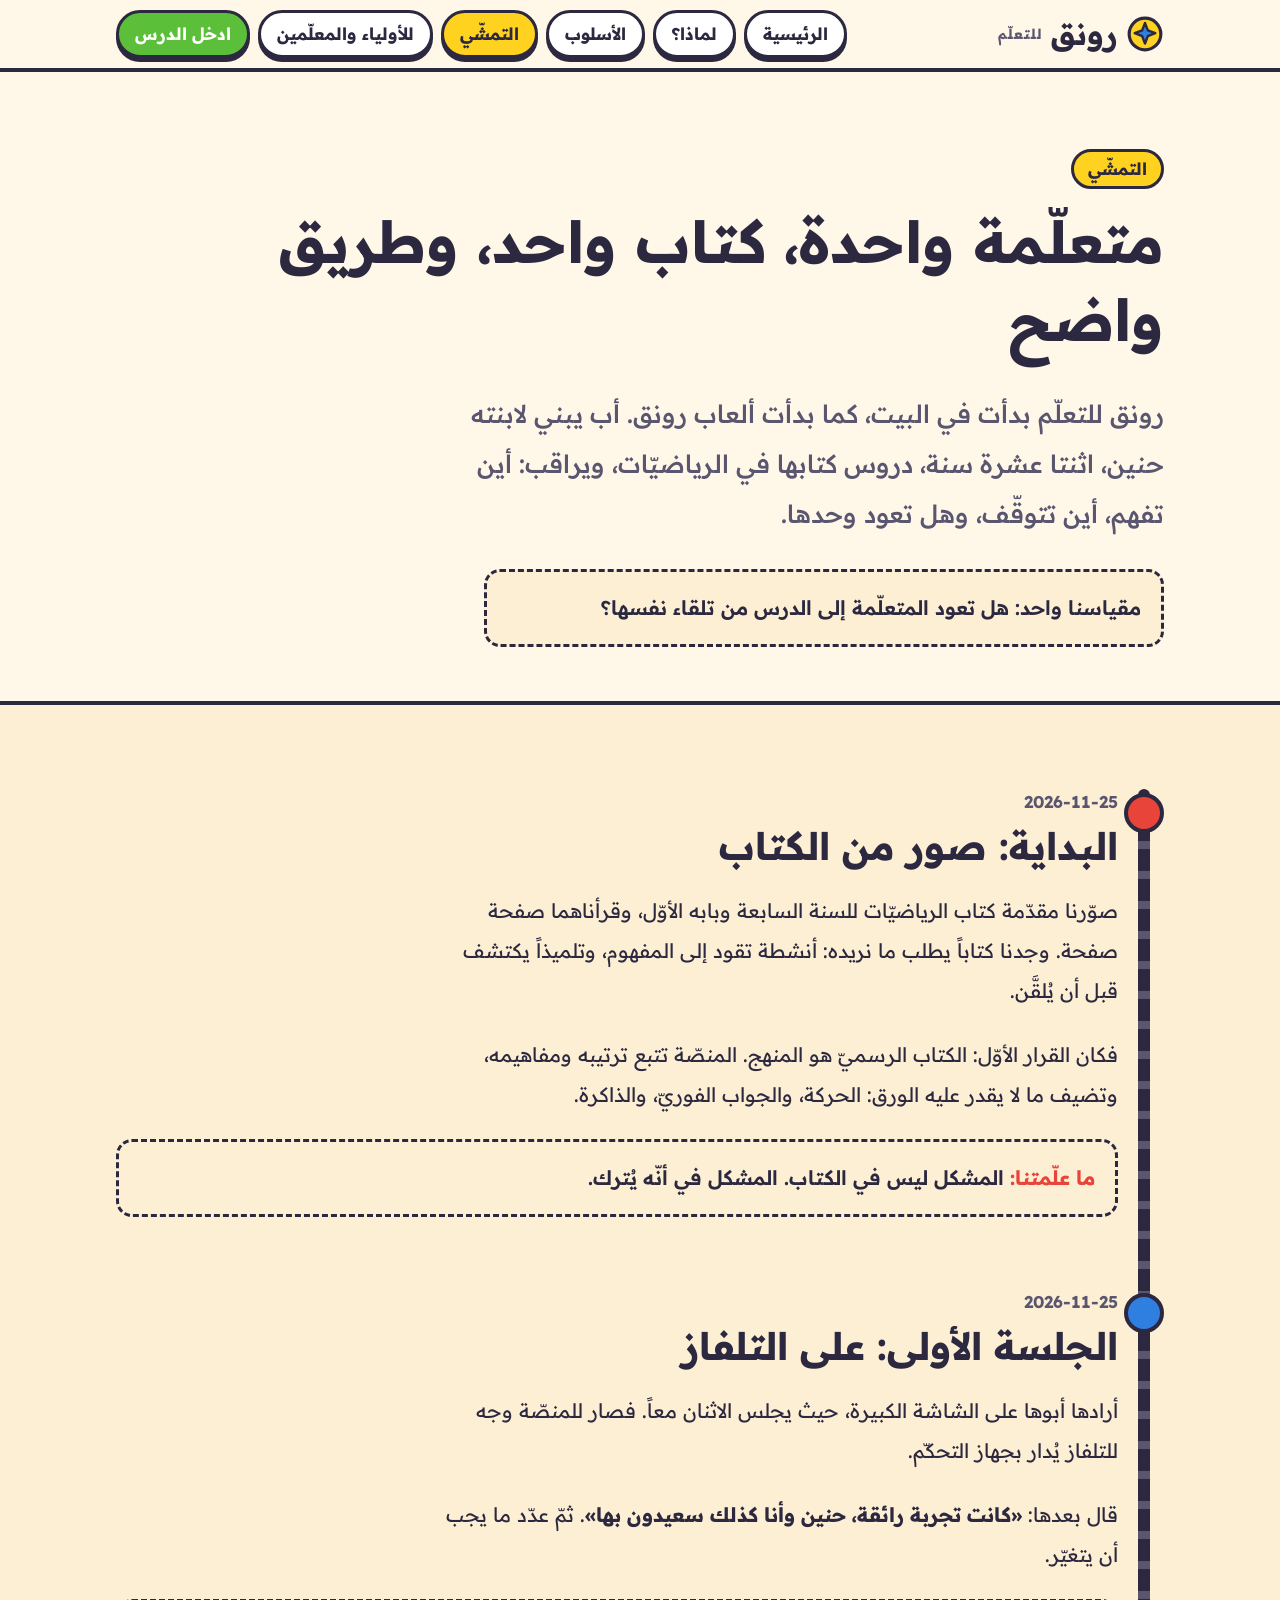
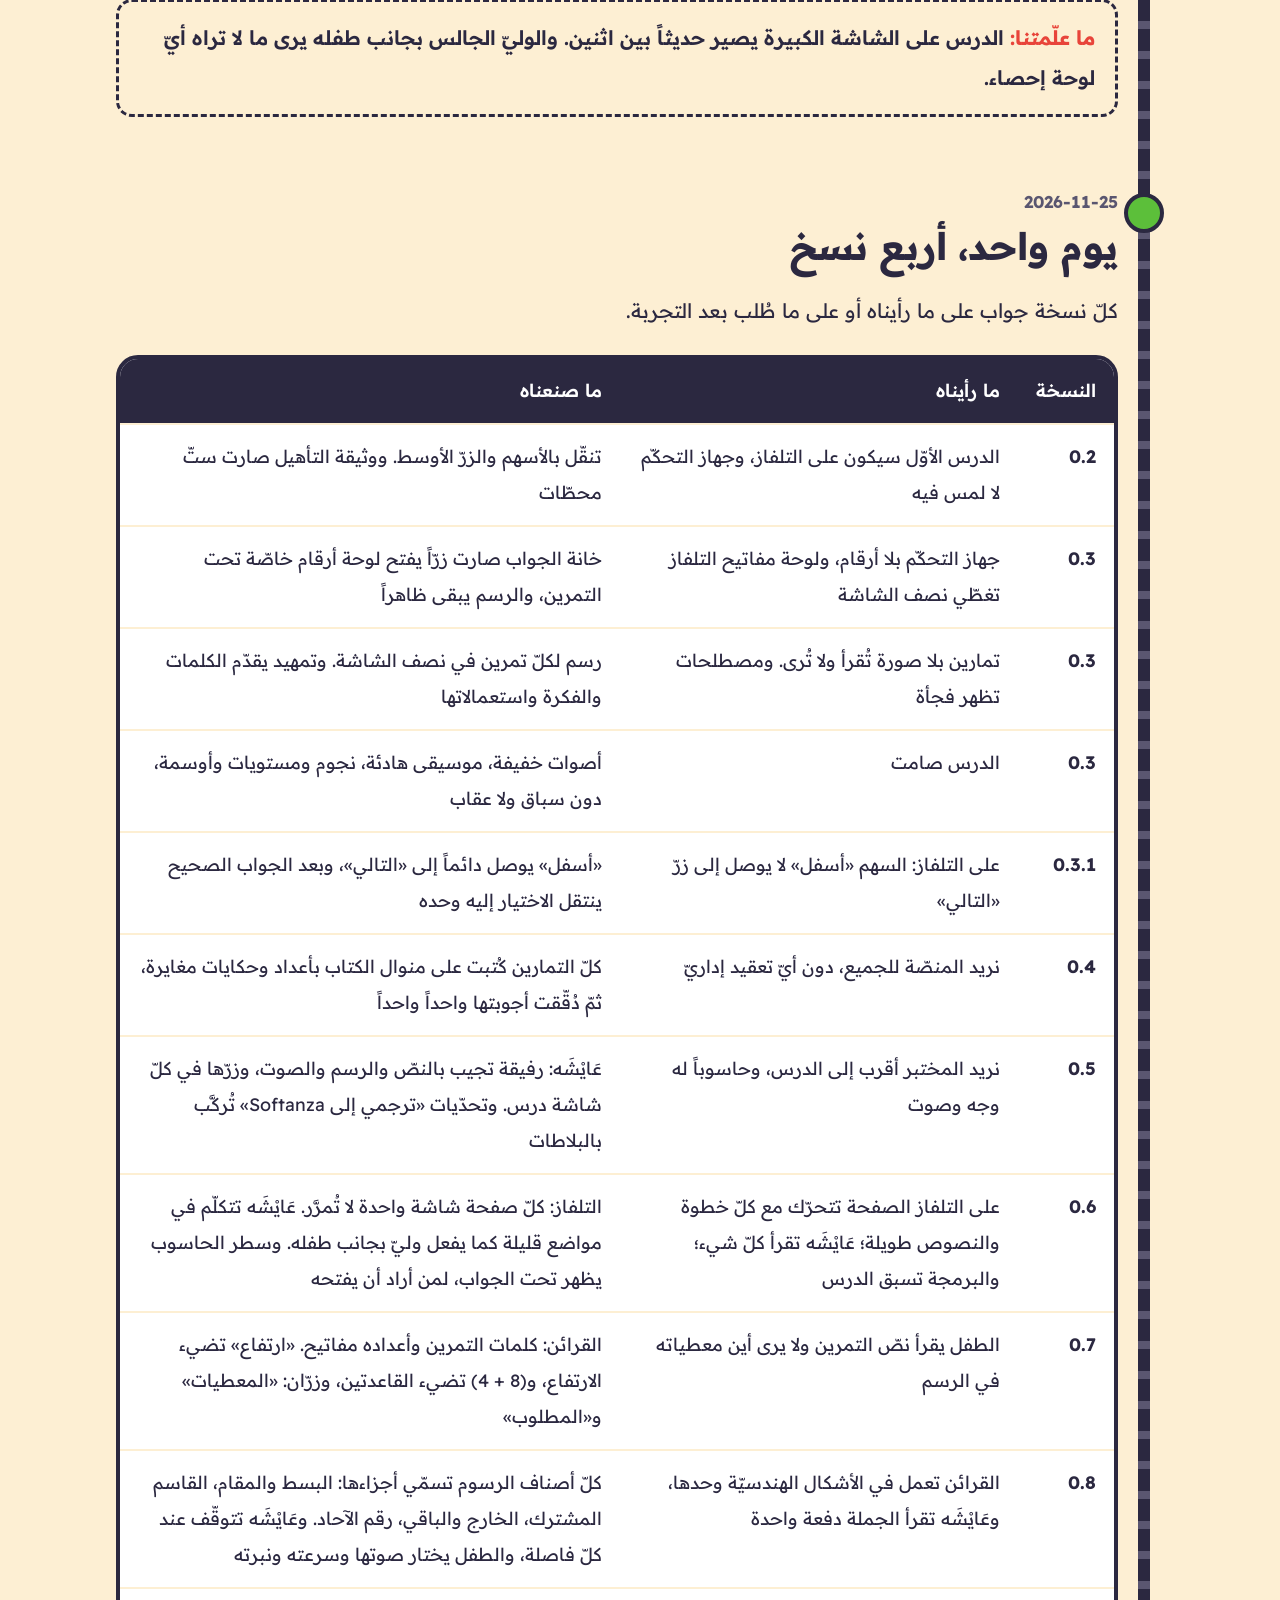
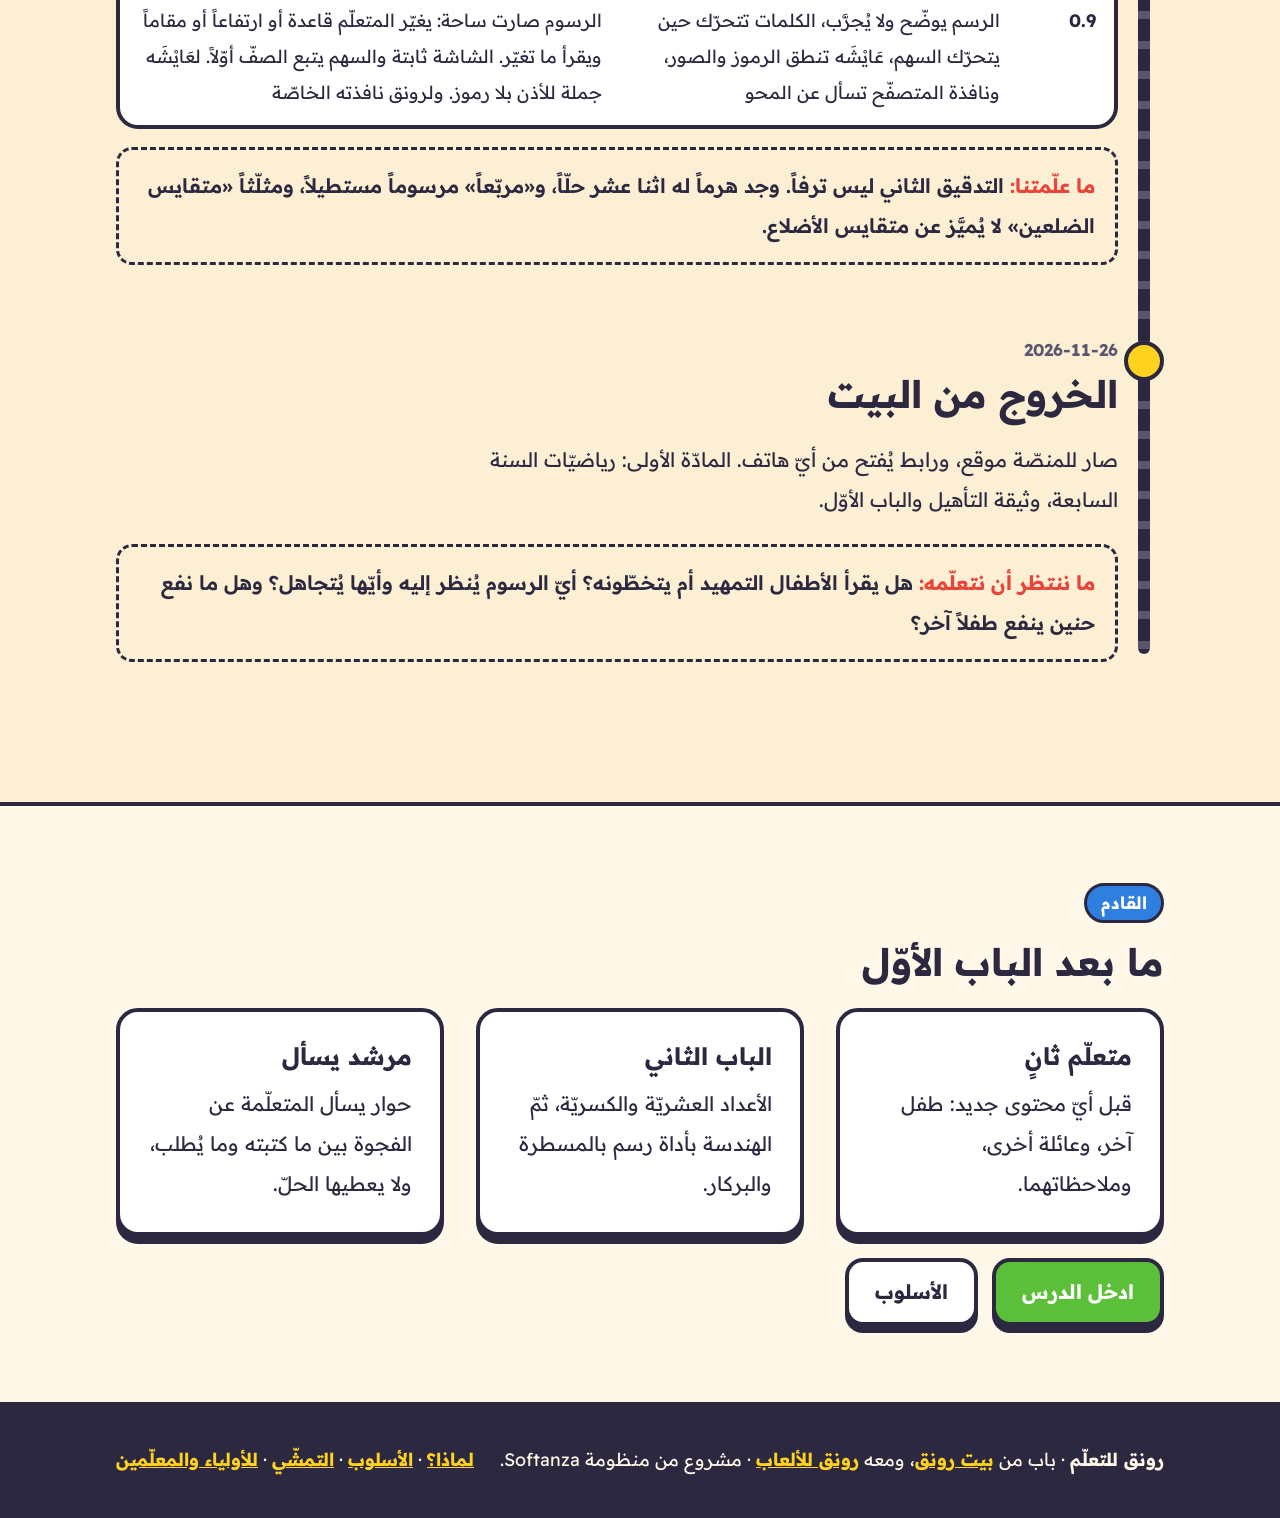
<file: journey.html>
<!doctype html>
<html lang="ar" dir="rtl">
<head>
<meta charset="utf-8">
<meta name="robots" content="noindex, nofollow">
<meta name="viewport" content="width=device-width, initial-scale=1">
<title>التمشّي — رونق للتعلّم</title>
<meta name="description" content="كيف بُنيت رونق للتعلّم: متعلّمة واحدة، كتاب واحد، وكلّ نسخة جواب على ما رأيناه في جلسة حقيقيّة.">
<link rel="icon" href="math7/icons/icon.svg" type="image/svg+xml">
<link rel="stylesheet" href="css/site.css">
</head>
<body>
<header class="top"><div class="wrap">
  <a class="logo" href="index.html" aria-label="رونق للتعلّم">
    <svg viewBox="0 0 48 48" aria-hidden="true"><circle cx="24" cy="24" r="20" fill="#FFD21F" stroke="#2B2840" stroke-width="4"/><path d="M24 10l3.6 9.4L37 23l-9.4 3.6L24 36l-3.6-9.4L11 23l9.4-3.6z" fill="#2F7FE0" stroke="#2B2840" stroke-width="3" stroke-linejoin="round"/></svg>
    رونق <small>للتعلّم</small>
  </a>
  <nav class="nav">
    <a href="index.html">الرئيسية</a>
    <a href="why.html">لماذا؟</a>
    <a href="method.html">الأسلوب</a>
    <a class="on" href="journey.html">التمشّي</a>
    <a href="guardians.html">للأولياء والمعلّمين</a>
    <a class="kids" href="math7/index.html">ادخل الدرس</a>
  </nav>
</div></header>

<main>
<section style="padding-bottom:30px"><div class="wrap">
  <span class="tag">التمشّي</span>
  <h1>متعلّمة واحدة، كتاب واحد، وطريق واضح</h1>
  <p class="lead">رونق للتعلّم بدأت في البيت، كما بدأت ألعاب رونق. أب يبني لابنته حنين، اثنتا عشرة سنة، دروس كتابها في الرياضيّات، ويراقب: أين تفهم، أين تتوقّف، وهل تعود وحدها.</p>
  <p class="learned">مقياسنا واحد: هل تعود المتعلّمة إلى الدرس من تلقاء نفسها؟</p>
</div></section>

<section class="tint"><div class="wrap">
  <div class="road">
    <div class="stop red">
      <span class="when">2026-11-25</span>
      <h2>البداية: صور من الكتاب</h2>
      <p>صوّرنا مقدّمة كتاب الرياضيّات للسنة السابعة وبابه الأوّل، وقرأناهما صفحة صفحة. وجدنا كتاباً يطلب ما نريده: أنشطة تقود إلى المفهوم، وتلميذاً يكتشف قبل أن يُلقَّن.</p>
      <p>فكان القرار الأوّل: الكتاب الرسميّ هو المنهج. المنصّة تتبع ترتيبه ومفاهيمه، وتضيف ما لا يقدر عليه الورق: الحركة، والجواب الفوريّ، والذاكرة.</p>
      <div class="learned"><b>ما علّمتنا:</b> المشكل ليس في الكتاب. المشكل في أنّه يُترك.</div>
    </div>
    <div class="stop blue">
      <span class="when">2026-11-25</span>
      <h2>الجلسة الأولى: على التلفاز</h2>
      <p>أرادها أبوها على الشاشة الكبيرة، حيث يجلس الاثنان معاً. فصار للمنصّة وجه للتلفاز يُدار بجهاز التحكّم.</p>
      <p>قال بعدها: <b>«كانت تجربة رائقة، حنين وأنا كذلك سعيدون بها»</b>. ثمّ عدّد ما يجب أن يتغيّر.</p>
      <div class="learned"><b>ما علّمتنا:</b> الدرس على الشاشة الكبيرة يصير حديثاً بين اثنين. والوليّ الجالس بجانب طفله يرى ما لا تراه أيّ لوحة إحصاء.</div>
    </div>
    <div class="stop green">
      <span class="when">2026-11-25</span>
      <h2>يوم واحد، أربع نسخ</h2>
      <p>كلّ نسخة جواب على ما رأيناه أو على ما طُلب بعد التجربة.</p>
      <div class="tablebox"><table class="ver">
        <tr><th>النسخة</th><th>ما رأيناه</th><th>ما صنعناه</th></tr>
        <tr><td>0.2</td><td>الدرس الأوّل سيكون على التلفاز، وجهاز التحكّم لا لمس فيه</td><td>تنقّل بالأسهم والزرّ الأوسط. ووثيقة التأهيل صارت ستّ محطّات</td></tr>
        <tr><td>0.3</td><td>جهاز التحكّم بلا أرقام، ولوحة مفاتيح التلفاز تغطّي نصف الشاشة</td><td>خانة الجواب صارت زرّاً يفتح لوحة أرقام خاصّة تحت التمرين، والرسم يبقى ظاهراً</td></tr>
        <tr><td>0.3</td><td>تمارين بلا صورة تُقرأ ولا تُرى. ومصطلحات تظهر فجأة</td><td>رسم لكلّ تمرين في نصف الشاشة. وتمهيد يقدّم الكلمات والفكرة واستعمالاتها</td></tr>
        <tr><td>0.3</td><td>الدرس صامت</td><td>أصوات خفيفة، موسيقى هادئة، نجوم ومستويات وأوسمة، دون سباق ولا عقاب</td></tr>
        <tr><td>0.3.1</td><td>على التلفاز: السهم «أسفل» لا يوصل إلى زرّ «التالي»</td><td>«أسفل» يوصل دائماً إلى «التالي»، وبعد الجواب الصحيح ينتقل الاختيار إليه وحده</td></tr>
        <tr><td>0.4</td><td>نريد المنصّة للجميع، دون أيّ تعقيد إداريّ</td><td>كلّ التمارين كُتبت على منوال الكتاب بأعداد وحكايات مغايرة، ثمّ دُقّقت أجوبتها واحداً واحداً</td></tr>
        <tr><td>0.5</td><td>نريد المختبر أقرب إلى الدرس، وحاسوباً له وجه وصوت</td><td>عَايْشَه: رفيقة تجيب بالنصّ والرسم والصوت، وزرّها في كلّ شاشة درس. وتحدّيات «ترجمي إلى Softanza» تُركَّب بالبلاطات</td></tr>
        <tr><td>0.6</td><td>على التلفاز الصفحة تتحرّك مع كلّ خطوة والنصوص طويلة؛ عَايْشَه تقرأ كلّ شيء؛ والبرمجة تسبق الدرس</td><td>التلفاز: كلّ صفحة شاشة واحدة لا تُمرَّر. عَايْشَه تتكلّم في مواضع قليلة كما يفعل وليّ بجانب طفله. وسطر الحاسوب يظهر تحت الجواب، لمن أراد أن يفتحه</td></tr>
        <tr><td>0.7</td><td>الطفل يقرأ نصّ التمرين ولا يرى أين معطياته في الرسم</td><td>القرائن: كلمات التمرين وأعداده مفاتيح. «ارتفاع» تضيء الارتفاع، و<bdi dir="ltr">(4 + 8)</bdi> تضيء القاعدتين، وزرّان: «المعطيات» و«المطلوب»</td></tr>
        <tr><td>0.8</td><td>القرائن تعمل في الأشكال الهندسيّة وحدها، وعَايْشَه تقرأ الجملة دفعة واحدة</td><td>كلّ أصناف الرسوم تسمّي أجزاءها: البسط والمقام، القاسم المشترك، الخارج والباقي، رقم الآحاد. وعَايْشَه تتوقّف عند كلّ فاصلة، والطفل يختار صوتها وسرعته ونبرته</td></tr>
        <tr><td>0.9</td><td>الرسم يوضّح ولا يُجرَّب، الكلمات تتحرّك حين يتحرّك السهم، عَايْشَه تنطق الرموز والصور، ونافذة المتصفّح تسأل عن المحو</td><td>الرسوم صارت ساحة: يغيّر المتعلّم قاعدة أو ارتفاعاً أو مقاماً ويقرأ ما تغيّر. الشاشة ثابتة والسهم يتبع الصفّ أوّلاً. لعَايْشَه جملة للأذن بلا رموز. ولرونق نافذته الخاصّة</td></tr>
      </table></div>
      <div class="learned"><b>ما علّمتنا:</b> التدقيق الثاني ليس ترفاً. وجد هرماً له اثنا عشر حلّاً، و«مربّعاً» مرسوماً مستطيلاً، ومثلّثاً «متقايس الضلعين» لا يُميَّز عن متقايس الأضلاع.</div>
    </div>
    <div class="stop">
      <span class="when">2026-11-26</span>
      <h2>الخروج من البيت</h2>
      <p>صار للمنصّة موقع، ورابط يُفتح من أيّ هاتف. المادّة الأولى: رياضيّات السنة السابعة، وثيقة التأهيل والباب الأوّل.</p>
      <div class="learned"><b>ما ننتظر أن نتعلّمه:</b> هل يقرأ الأطفال التمهيد أم يتخطّونه؟ أيّ الرسوم يُنظر إليه وأيّها يُتجاهل؟ وهل ما نفع حنين ينفع طفلاً آخر؟</div>
    </div>
  </div>
</div></section>

<section><div class="wrap">
  <span class="tag blue">القادم</span>
  <h2>ما بعد الباب الأوّل</h2>
  <div class="grid g3" style="margin-top:20px">
    <div class="card"><h3>متعلّم ثانٍ</h3><p>قبل أيّ محتوى جديد: طفل آخر، وعائلة أخرى، وملاحظاتهما.</p></div>
    <div class="card"><h3>الباب الثاني</h3><p>الأعداد العشريّة والكسريّة، ثمّ الهندسة بأداة رسم بالمسطرة والبركار.</p></div>
    <div class="card"><h3>مرشد يسأل</h3><p>حوار يسأل المتعلّمة عن الفجوة بين ما كتبته وما يُطلب، ولا يعطيها الحلّ.</p></div>
  </div>
  <div class="btns"><a class="btn" href="math7/index.html">ادخل الدرس</a><a class="btn white" href="method.html">الأسلوب</a></div>
</div></section>
</main>

<footer><div class="wrap">
  <div><b>رونق للتعلّم</b> · باب من <a href="https://mayouni.github.io/rawnaq-site/">بيت رونق</a>، ومعه <a href="https://mayouni.github.io/rawnaq-site/games.html">رونق للألعاب</a> · مشروع من منظومة Softanza.</div>
  <div><a href="why.html">لماذا؟</a> · <a href="method.html">الأسلوب</a> · <a href="journey.html">التمشّي</a> · <a href="guardians.html">للأولياء والمعلّمين</a></div>
</div></footer>
</body>
</html>
</file>
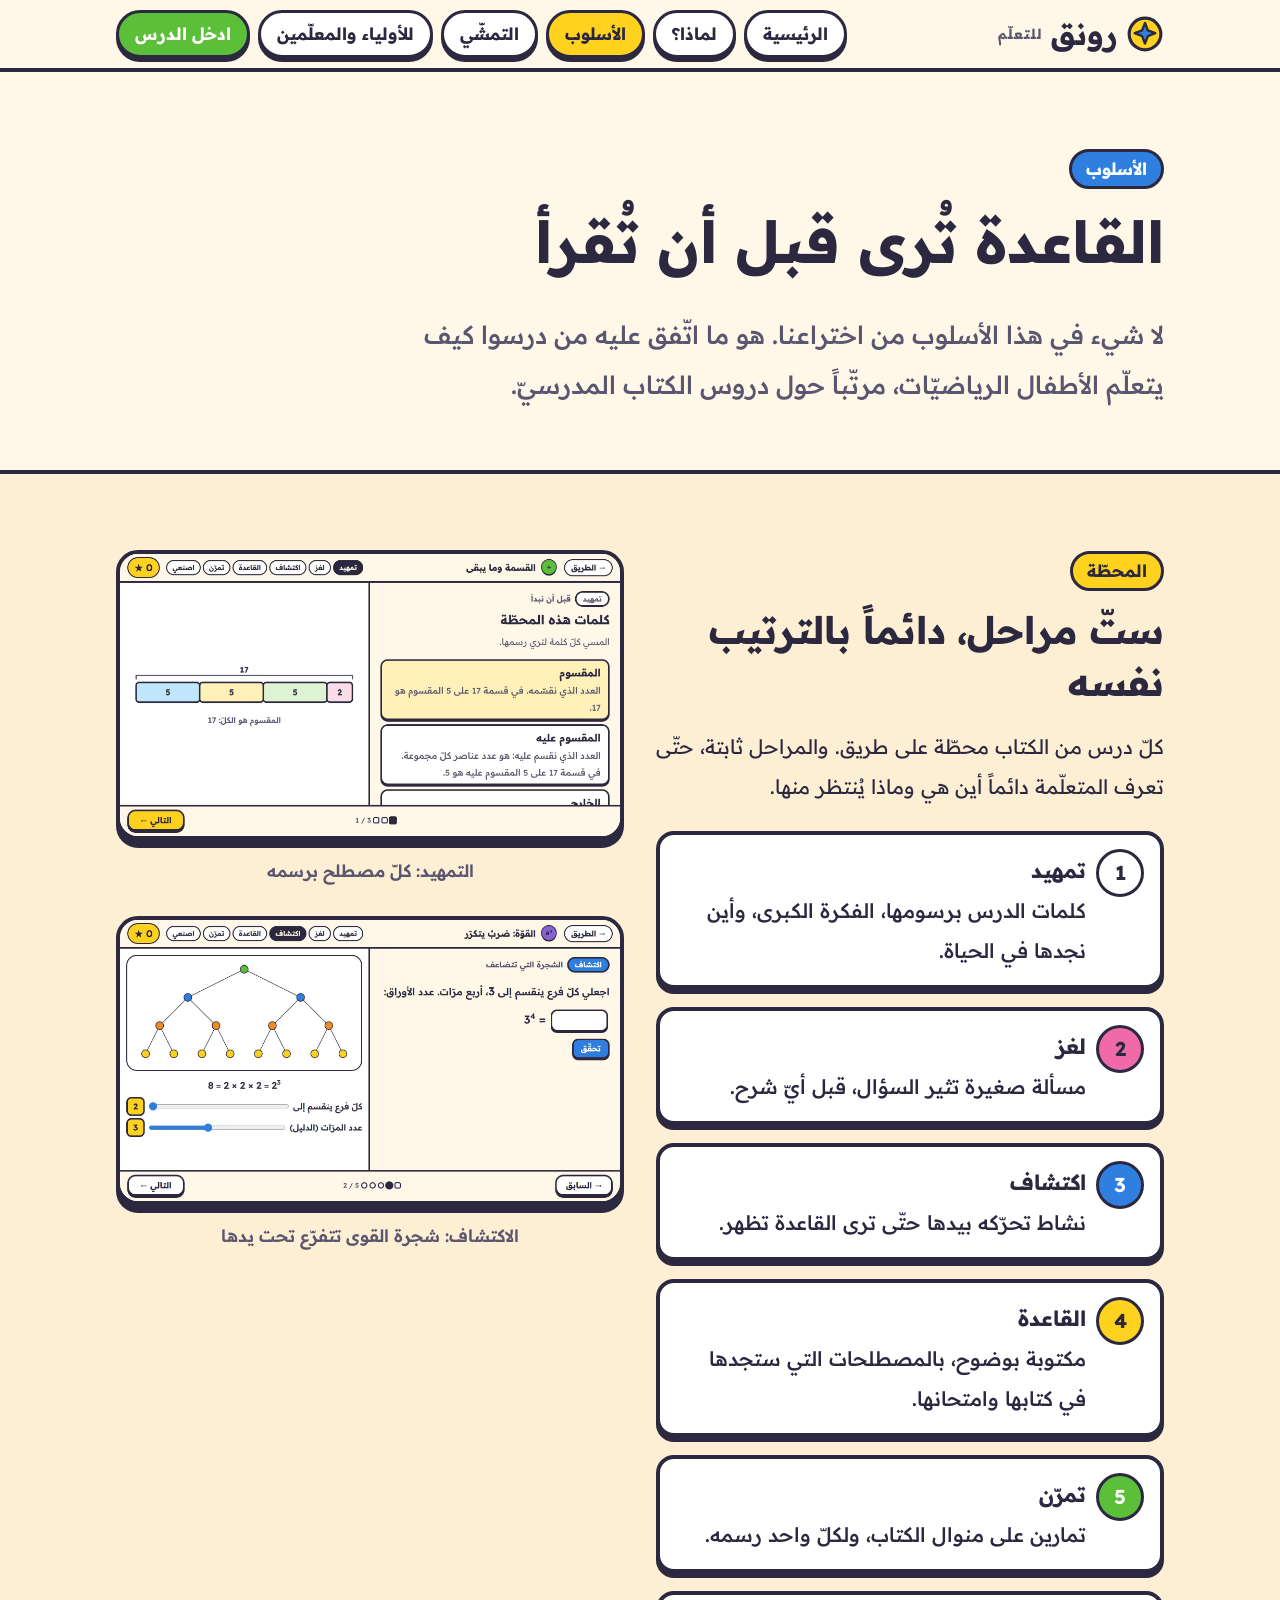
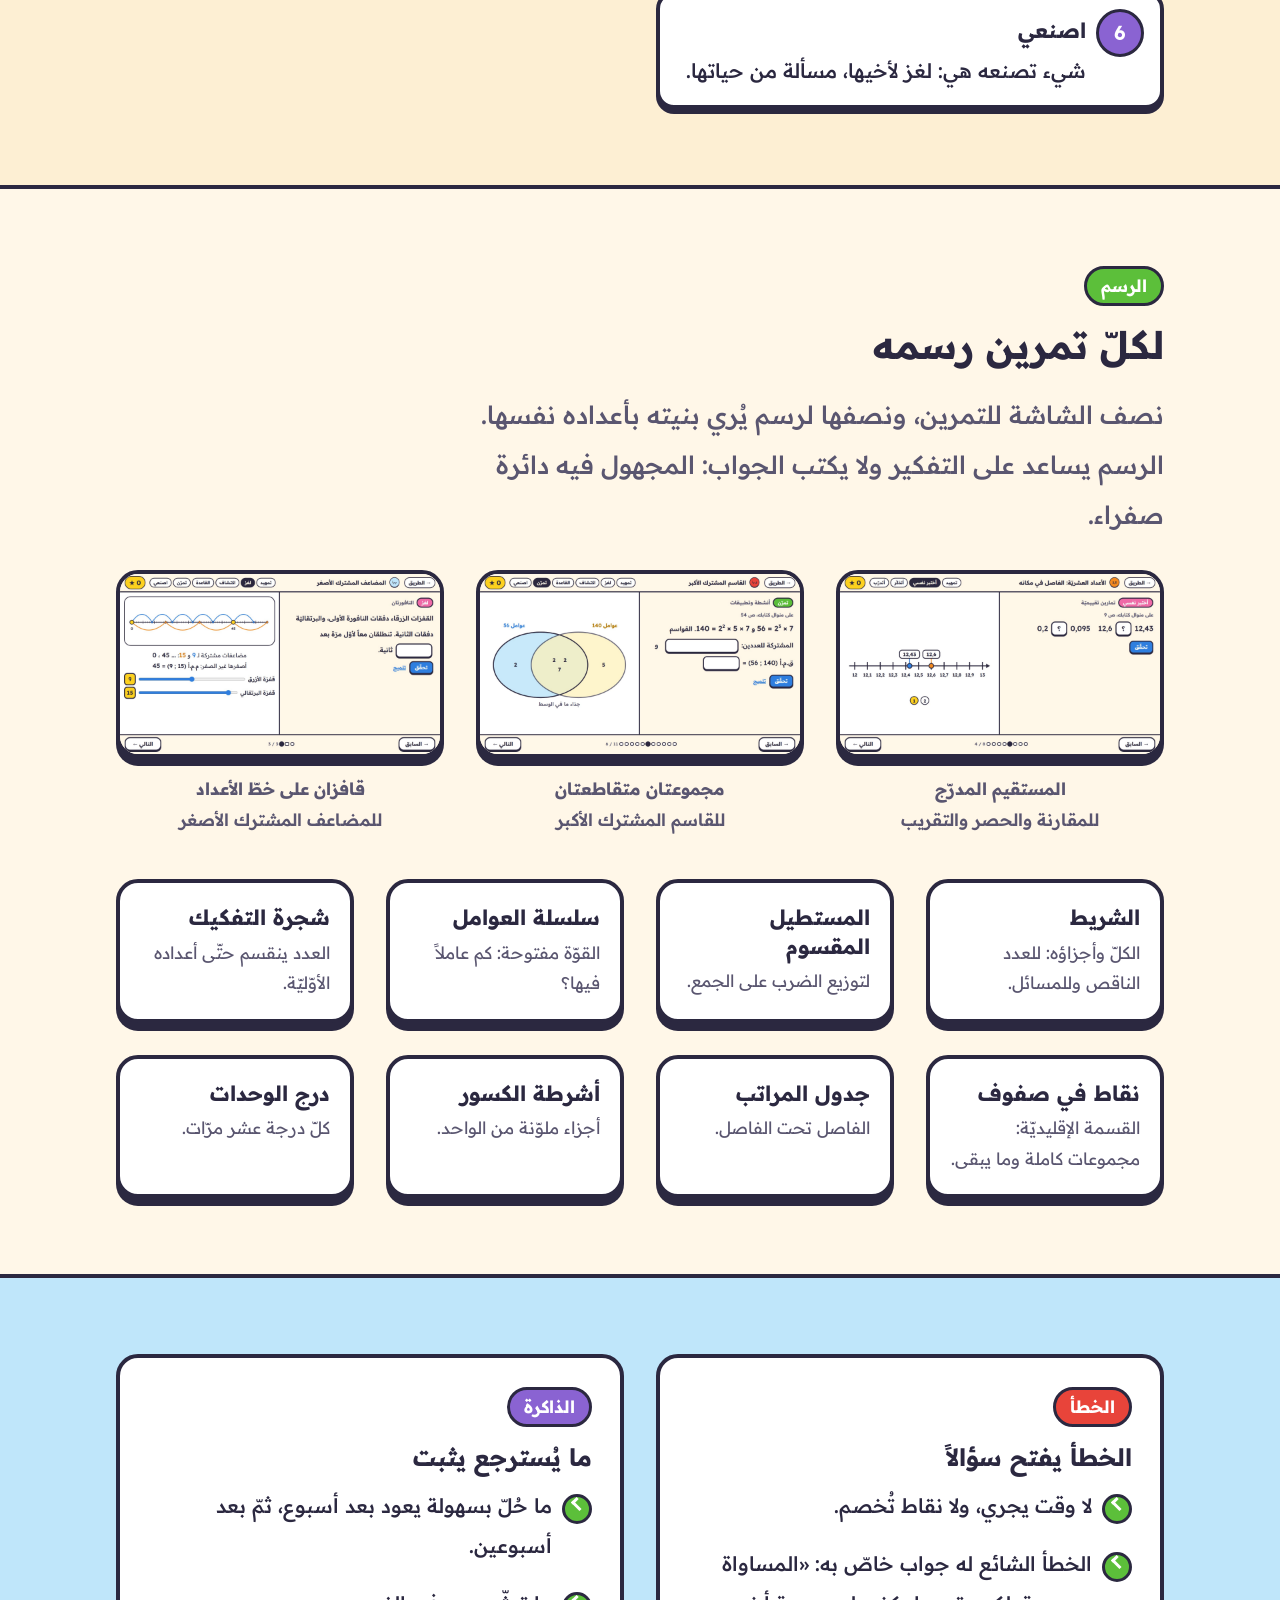
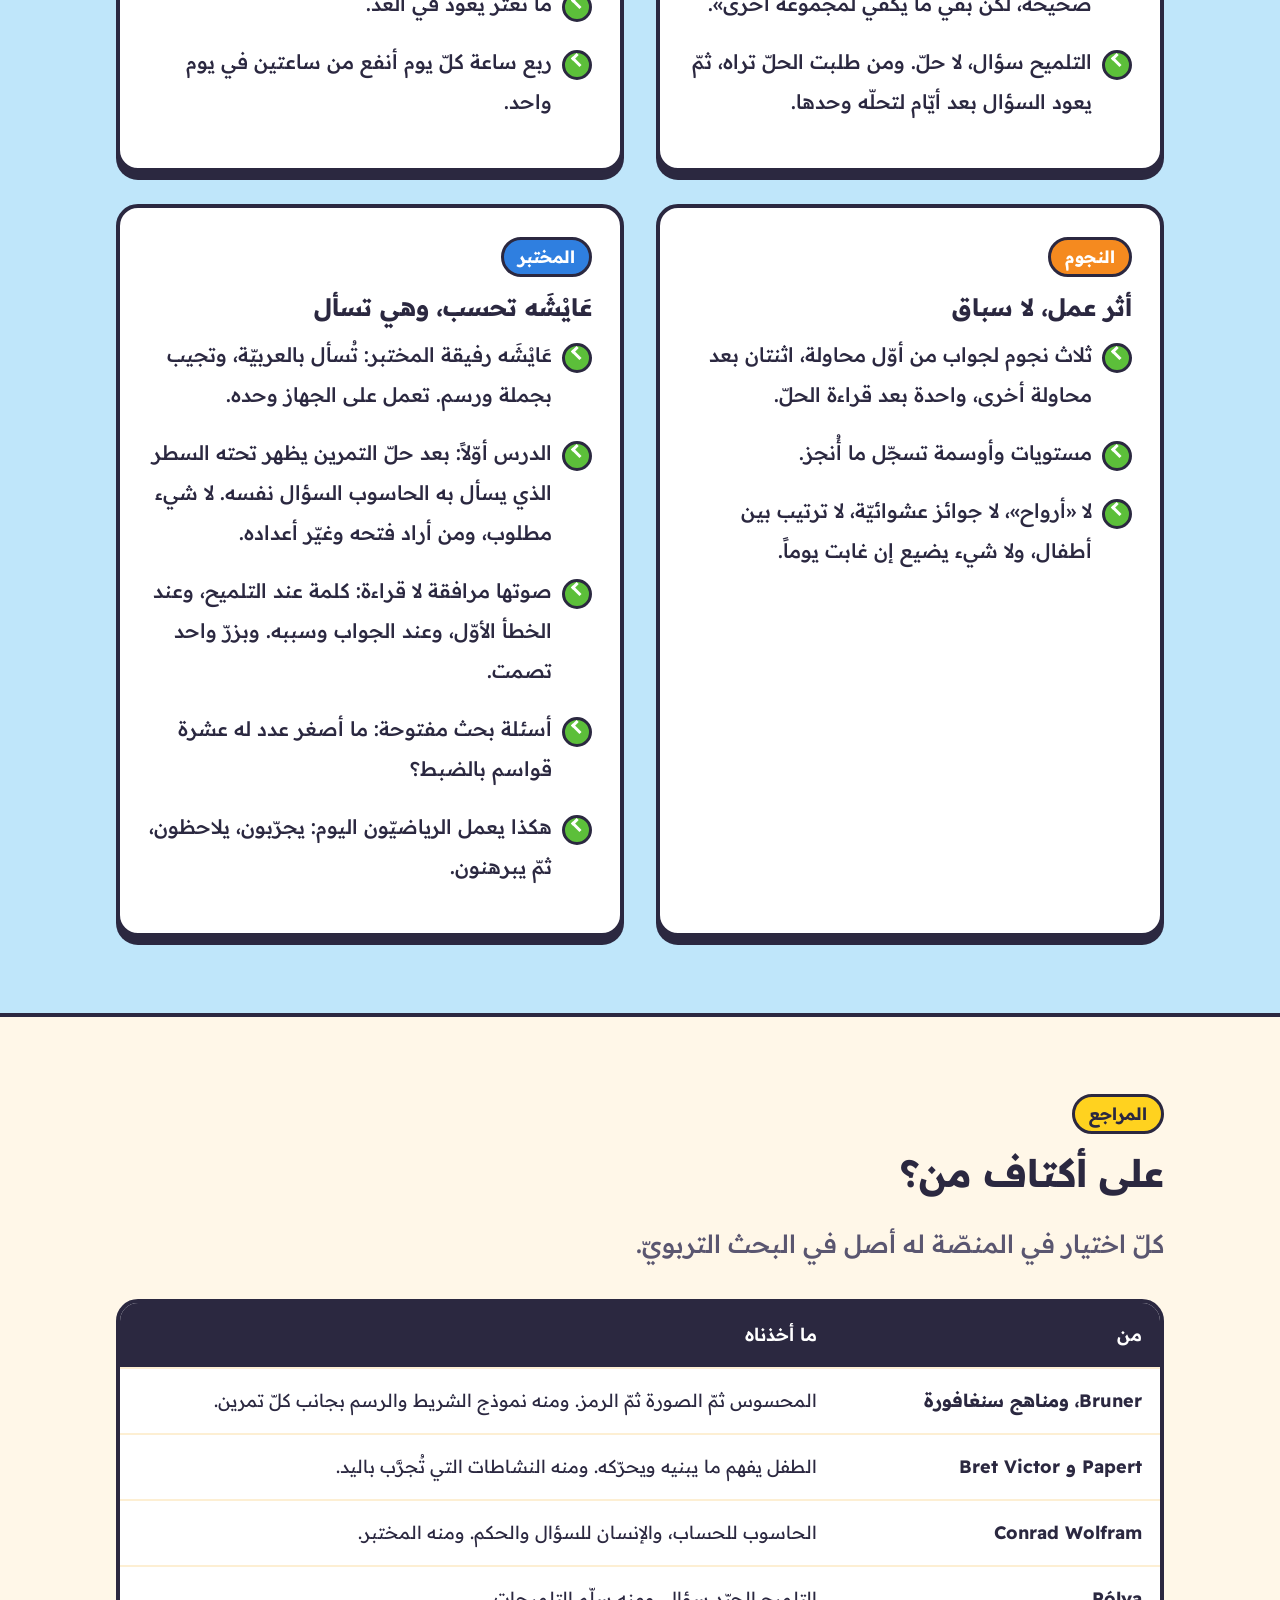
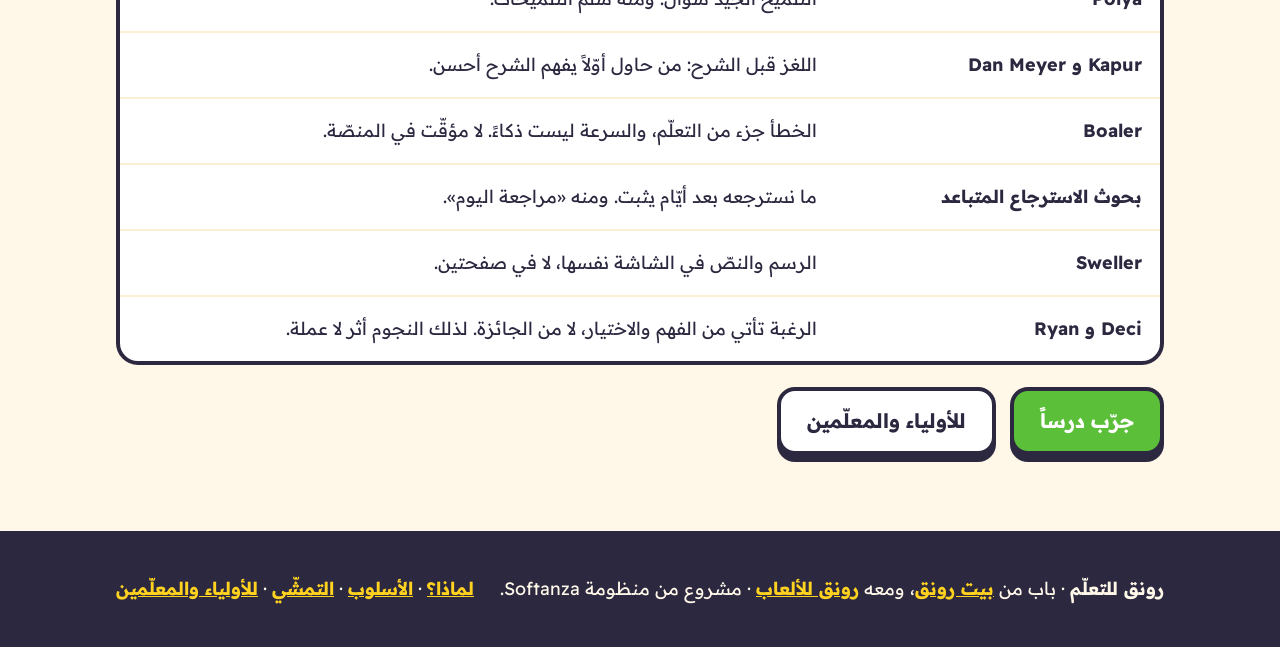
<file: method.html>
<!doctype html>
<html lang="ar" dir="rtl">
<head>
<meta charset="utf-8">
<meta name="robots" content="noindex, nofollow">
<meta name="viewport" content="width=device-width, initial-scale=1">
<title>الأسلوب — رونق للتعلّم</title>
<meta name="description" content="كيف تعلّم رونق للتعلّم: محطّة لكلّ درس بستّ مراحل، رسم لكلّ تمرين، خطأ يفتح سؤالاً، مراجعة متباعدة، ومختبر يحسب فيه الحاسوب.">
<link rel="icon" href="math7/icons/icon.svg" type="image/svg+xml">
<link rel="stylesheet" href="css/site.css">
</head>
<body>
<header class="top"><div class="wrap">
  <a class="logo" href="index.html" aria-label="رونق للتعلّم">
    <svg viewBox="0 0 48 48" aria-hidden="true"><circle cx="24" cy="24" r="20" fill="#FFD21F" stroke="#2B2840" stroke-width="4"/><path d="M24 10l3.6 9.4L37 23l-9.4 3.6L24 36l-3.6-9.4L11 23l9.4-3.6z" fill="#2F7FE0" stroke="#2B2840" stroke-width="3" stroke-linejoin="round"/></svg>
    رونق <small>للتعلّم</small>
  </a>
  <nav class="nav">
    <a href="index.html">الرئيسية</a>
    <a href="why.html">لماذا؟</a>
    <a class="on" href="method.html">الأسلوب</a>
    <a href="journey.html">التمشّي</a>
    <a href="guardians.html">للأولياء والمعلّمين</a>
    <a class="kids" href="math7/index.html">ادخل الدرس</a>
  </nav>
</div></header>

<main>
<section style="padding-bottom:30px"><div class="wrap">
  <span class="tag blue">الأسلوب</span>
  <h1>القاعدة تُرى قبل أن تُقرأ</h1>
  <p class="lead">لا شيء في هذا الأسلوب من اختراعنا. هو ما اتّفق عليه من درسوا كيف يتعلّم الأطفال الرياضيّات، مرتّباً حول دروس الكتاب المدرسيّ.</p>
</div></section>

<section class="tint"><div class="wrap">
  <div class="grid g2" style="align-items:start">
    <div>
      <span class="tag">المحطّة</span>
      <h2>ستّ مراحل، دائماً بالترتيب نفسه</h2>
      <p>كلّ درس من الكتاب محطّة على طريق. والمراحل ثابتة، حتّى تعرف المتعلّمة دائماً أين هي وماذا يُنتظر منها.</p>
      <ol class="stages">
        <li><b>تمهيد</b>كلمات الدرس برسومها، الفكرة الكبرى، وأين نجدها في الحياة.</li>
        <li><b>لغز</b>مسألة صغيرة تثير السؤال، قبل أيّ شرح.</li>
        <li><b>اكتشاف</b>نشاط تحرّكه بيدها حتّى ترى القاعدة تظهر.</li>
        <li><b>القاعدة</b>مكتوبة بوضوح، بالمصطلحات التي ستجدها في كتابها وامتحانها.</li>
        <li><b>تمرّن</b>تمارين على منوال الكتاب، ولكلّ واحد رسمه.</li>
        <li><b>اصنعي</b>شيء تصنعه هي: لغز لأخيها، مسألة من حياتها.</li>
      </ol>
    </div>
    <figure>
      <div class="shot light"><img src="img/terms.jpg" width="1920" height="1080" alt="شاشة التمهيد: مصطلحات القسمة على اليمين، وشريط يمثّل المقسوم على اليسار"></div>
      <figcaption>التمهيد: كلّ مصطلح برسمه</figcaption>
      <div class="shot light" style="margin-top:30px"><img src="img/tree.jpg" width="1920" height="1080" alt="شاشة الاكتشاف: شجرة يتفرّع كلّ فرع فيها إلى اثنين، بمنزلقين يغيّران عدد الفروع وعدد المرّات"></div>
      <figcaption>الاكتشاف: شجرة القوى تتفرّع تحت يدها</figcaption>
    </figure>
  </div>
</div></section>

<section><div class="wrap">
  <span class="tag green">الرسم</span>
  <h2>لكلّ تمرين رسمه</h2>
  <p class="lead">نصف الشاشة للتمرين، ونصفها لرسم يُري بنيته بأعداده نفسها. الرسم يساعد على التفكير ولا يكتب الجواب: المجهول فيه دائرة صفراء.</p>
  <div class="grid g3" style="margin-top:30px">
    <figure><div class="shot light"><img src="img/line.jpg" width="1920" height="1080" alt="مقارنة عددين عشريّين، ومستقيم مدرّج عليه العددان"></div><figcaption><b>المستقيم المدرّج</b><br>للمقارنة والحصر والتقريب</figcaption></figure>
    <figure><div class="shot light"><img src="img/venn.jpg" width="1920" height="1080" alt="مجموعتان متقاطعتان فيهما عوامل عددين، والمشترك في الوسط"></div><figcaption><b>مجموعتان متقاطعتان</b><br>للقاسم المشترك الأكبر</figcaption></figure>
    <figure><div class="shot light"><img src="img/hops.jpg" width="1920" height="1080" alt="قافزان على خطّ الأعداد يلتقيان عند المضاعفات المشتركة"></div><figcaption><b>قافزان على خطّ الأعداد</b><br>للمضاعف المشترك الأصغر</figcaption></figure>
  </div>
  <div class="grid g4" style="margin-top:44px">
    <div class="card mini"><h3>الشريط</h3><p>الكلّ وأجزاؤه: للعدد الناقص وللمسائل.</p></div>
    <div class="card mini"><h3>المستطيل المقسوم</h3><p>لتوزيع الضرب على الجمع.</p></div>
    <div class="card mini"><h3>سلسلة العوامل</h3><p>القوّة مفتوحة: كم عاملاً فيها؟</p></div>
    <div class="card mini"><h3>شجرة التفكيك</h3><p>العدد ينقسم حتّى أعداده الأوّليّة.</p></div>
    <div class="card mini"><h3>نقاط في صفوف</h3><p>القسمة الإقليديّة: مجموعات كاملة وما يبقى.</p></div>
    <div class="card mini"><h3>جدول المراتب</h3><p>الفاصل تحت الفاصل.</p></div>
    <div class="card mini"><h3>أشرطة الكسور</h3><p>أجزاء ملوّنة من الواحد.</p></div>
    <div class="card mini"><h3>درج الوحدات</h3><p>كلّ درجة عشر مرّات.</p></div>
  </div>
</div></section>

<section class="sky"><div class="wrap">
  <div class="grid g2">
    <div class="card">
      <span class="tag red">الخطأ</span>
      <h3>الخطأ يفتح سؤالاً</h3>
      <ul class="ticks">
        <li>لا وقت يجري، ولا نقاط تُخصم.</li>
        <li>الخطأ الشائع له جواب خاصّ به: «المساواة صحيحة، لكن بقي ما يكفي لمجموعة أخرى».</li>
        <li>التلميح سؤال، لا حلّ. ومن طلبت الحلّ تراه، ثمّ يعود السؤال بعد أيّام لتحلّه وحدها.</li>
      </ul>
    </div>
    <div class="card">
      <span class="tag violet">الذاكرة</span>
      <h3>ما يُسترجع يثبت</h3>
      <ul class="ticks">
        <li>ما حُلّ بسهولة يعود بعد أسبوع، ثمّ بعد أسبوعين.</li>
        <li>ما تعثّر يعود في الغد.</li>
        <li>ربع ساعة كلّ يوم أنفع من ساعتين في يوم واحد.</li>
      </ul>
    </div>
    <div class="card">
      <span class="tag orange">النجوم</span>
      <h3>أثر عمل، لا سباق</h3>
      <ul class="ticks">
        <li>ثلاث نجوم لجواب من أوّل محاولة، اثنتان بعد محاولة أخرى، واحدة بعد قراءة الحلّ.</li>
        <li>مستويات وأوسمة تسجّل ما أُنجز.</li>
        <li>لا «أرواح»، لا جوائز عشوائيّة، لا ترتيب بين أطفال، ولا شيء يضيع إن غابت يوماً.</li>
      </ul>
    </div>
    <div class="card">
      <span class="tag blue">المختبر</span>
      <h3>عَايْشَه تحسب، وهي تسأل</h3>
      <ul class="ticks">
        <li>عَايْشَه رفيقة المختبر: تُسأل بالعربيّة، وتجيب بجملة ورسم. تعمل على الجهاز وحده.</li>
        <li>الدرس أوّلاً: بعد حلّ التمرين يظهر تحته السطر الذي يسأل به الحاسوب السؤال نفسه. لا شيء مطلوب، ومن أراد فتحه وغيّر أعداده.</li>
        <li>صوتها مرافقة لا قراءة: كلمة عند التلميح، وعند الخطأ الأوّل، وعند الجواب وسببه. وبزرّ واحد تصمت.</li>
        <li>أسئلة بحث مفتوحة: ما أصغر عدد له عشرة قواسم بالضبط؟</li>
        <li>هكذا يعمل الرياضيّون اليوم: يجرّبون، يلاحظون، ثمّ يبرهنون.</li>
      </ul>
    </div>
  </div>
</div></section>

<section><div class="wrap">
  <span class="tag">المراجع</span>
  <h2>على أكتاف من؟</h2>
  <p class="lead">كلّ اختيار في المنصّة له أصل في البحث التربويّ.</p>
  <div class="tablebox" style="margin-top:20px"><table class="ver map">
    <tr><th>من</th><th></th><th>ما أخذناه</th></tr>
    <tr><td>Bruner، ومناهج سنغافورة</td><td></td><td>المحسوس ثمّ الصورة ثمّ الرمز. ومنه نموذج الشريط والرسم بجانب كلّ تمرين.</td></tr>
    <tr><td>Papert و Bret Victor</td><td></td><td>الطفل يفهم ما يبنيه ويحرّكه. ومنه النشاطات التي تُجرَّب باليد.</td></tr>
    <tr><td>Conrad Wolfram</td><td></td><td>الحاسوب للحساب، والإنسان للسؤال والحكم. ومنه المختبر.</td></tr>
    <tr><td>Pólya</td><td></td><td>التلميح الجيّد سؤال. ومنه سلّم التلميحات.</td></tr>
    <tr><td>Kapur و Dan Meyer</td><td></td><td>اللغز قبل الشرح: من حاول أوّلاً يفهم الشرح أحسن.</td></tr>
    <tr><td>Boaler</td><td></td><td>الخطأ جزء من التعلّم، والسرعة ليست ذكاءً. لا مؤقّت في المنصّة.</td></tr>
    <tr><td>بحوث الاسترجاع المتباعد</td><td></td><td>ما نسترجعه بعد أيّام يثبت. ومنه «مراجعة اليوم».</td></tr>
    <tr><td>Sweller</td><td></td><td>الرسم والنصّ في الشاشة نفسها، لا في صفحتين.</td></tr>
    <tr><td>Deci و Ryan</td><td></td><td>الرغبة تأتي من الفهم والاختيار، لا من الجائزة. لذلك النجوم أثر لا عملة.</td></tr>
  </table></div>
  <div class="btns"><a class="btn" href="math7/index.html">جرّب درساً</a><a class="btn white" href="guardians.html">للأولياء والمعلّمين</a></div>
</div></section>
</main>

<footer><div class="wrap">
  <div><b>رونق للتعلّم</b> · باب من <a href="https://mayouni.github.io/rawnaq-site/">بيت رونق</a>، ومعه <a href="https://mayouni.github.io/rawnaq-site/games.html">رونق للألعاب</a> · مشروع من منظومة Softanza.</div>
  <div><a href="why.html">لماذا؟</a> · <a href="method.html">الأسلوب</a> · <a href="journey.html">التمشّي</a> · <a href="guardians.html">للأولياء والمعلّمين</a></div>
</div></footer>
</body>
</html>
</file>
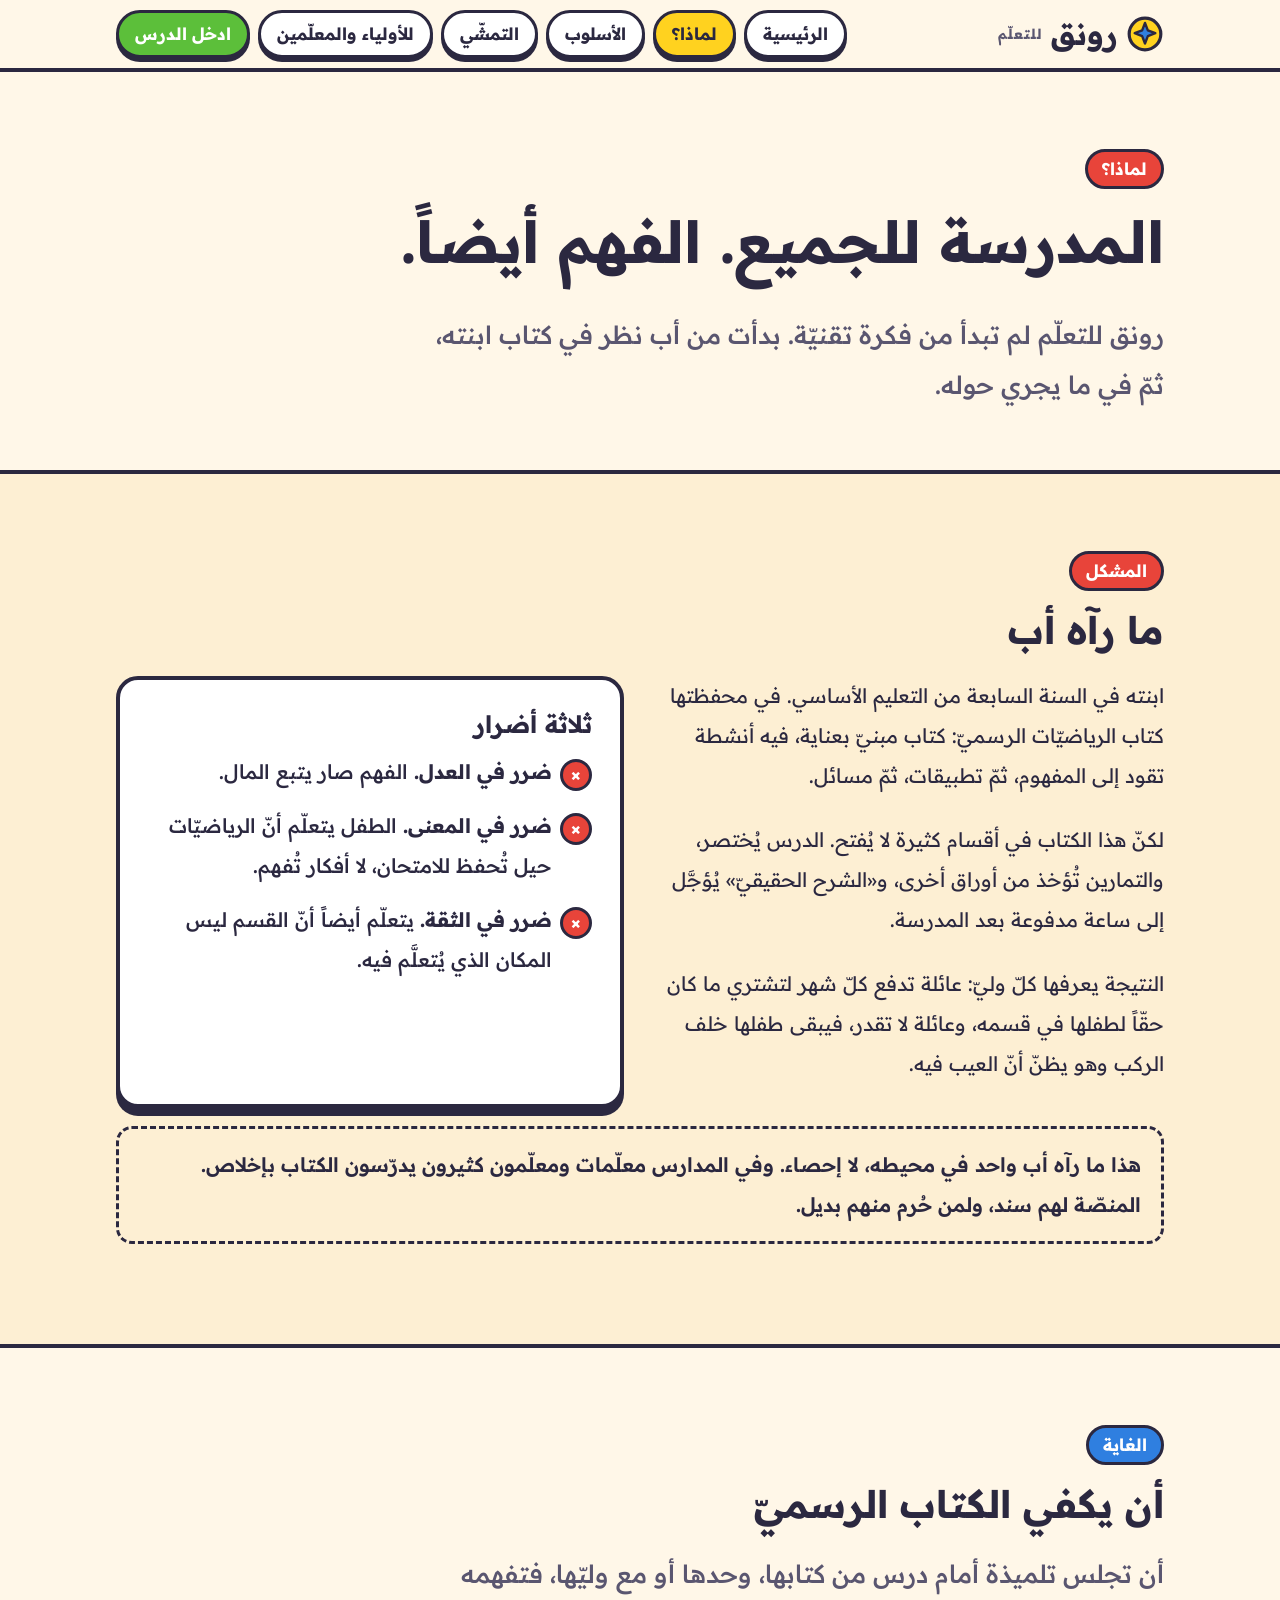
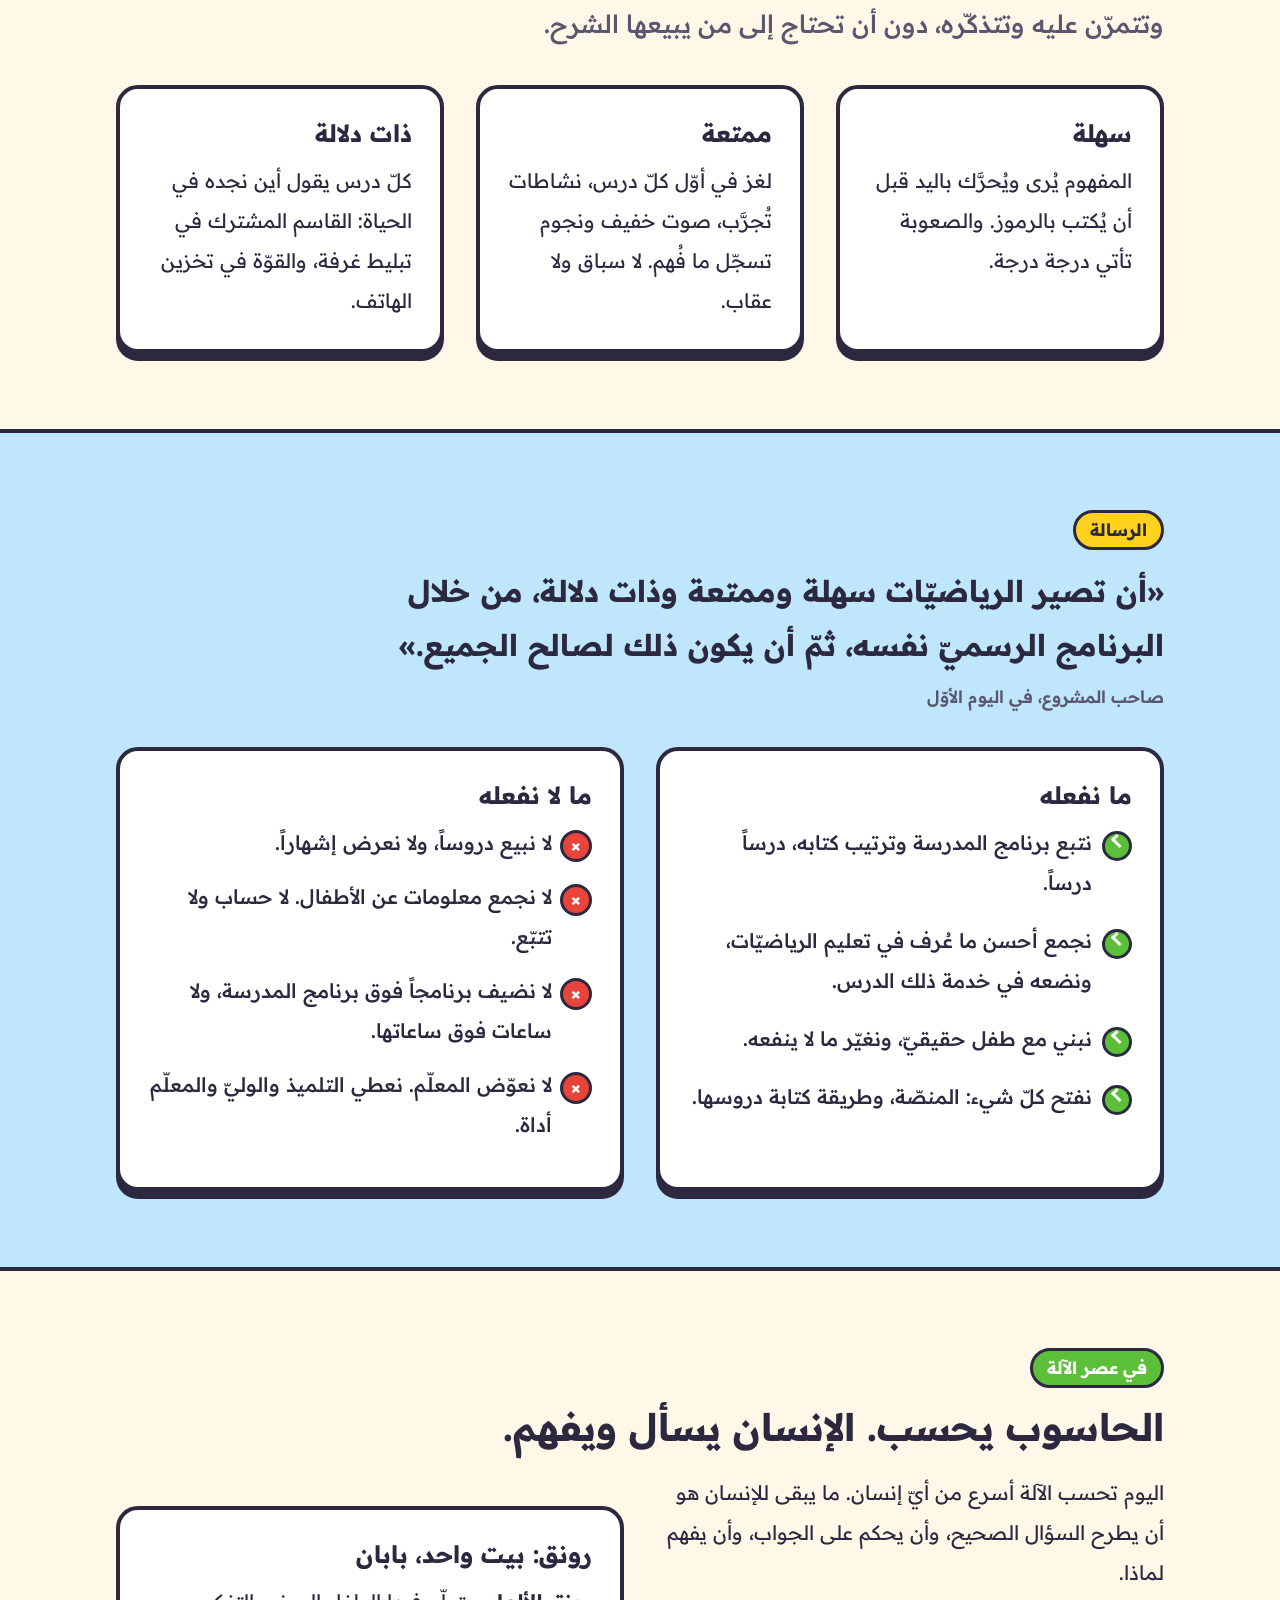
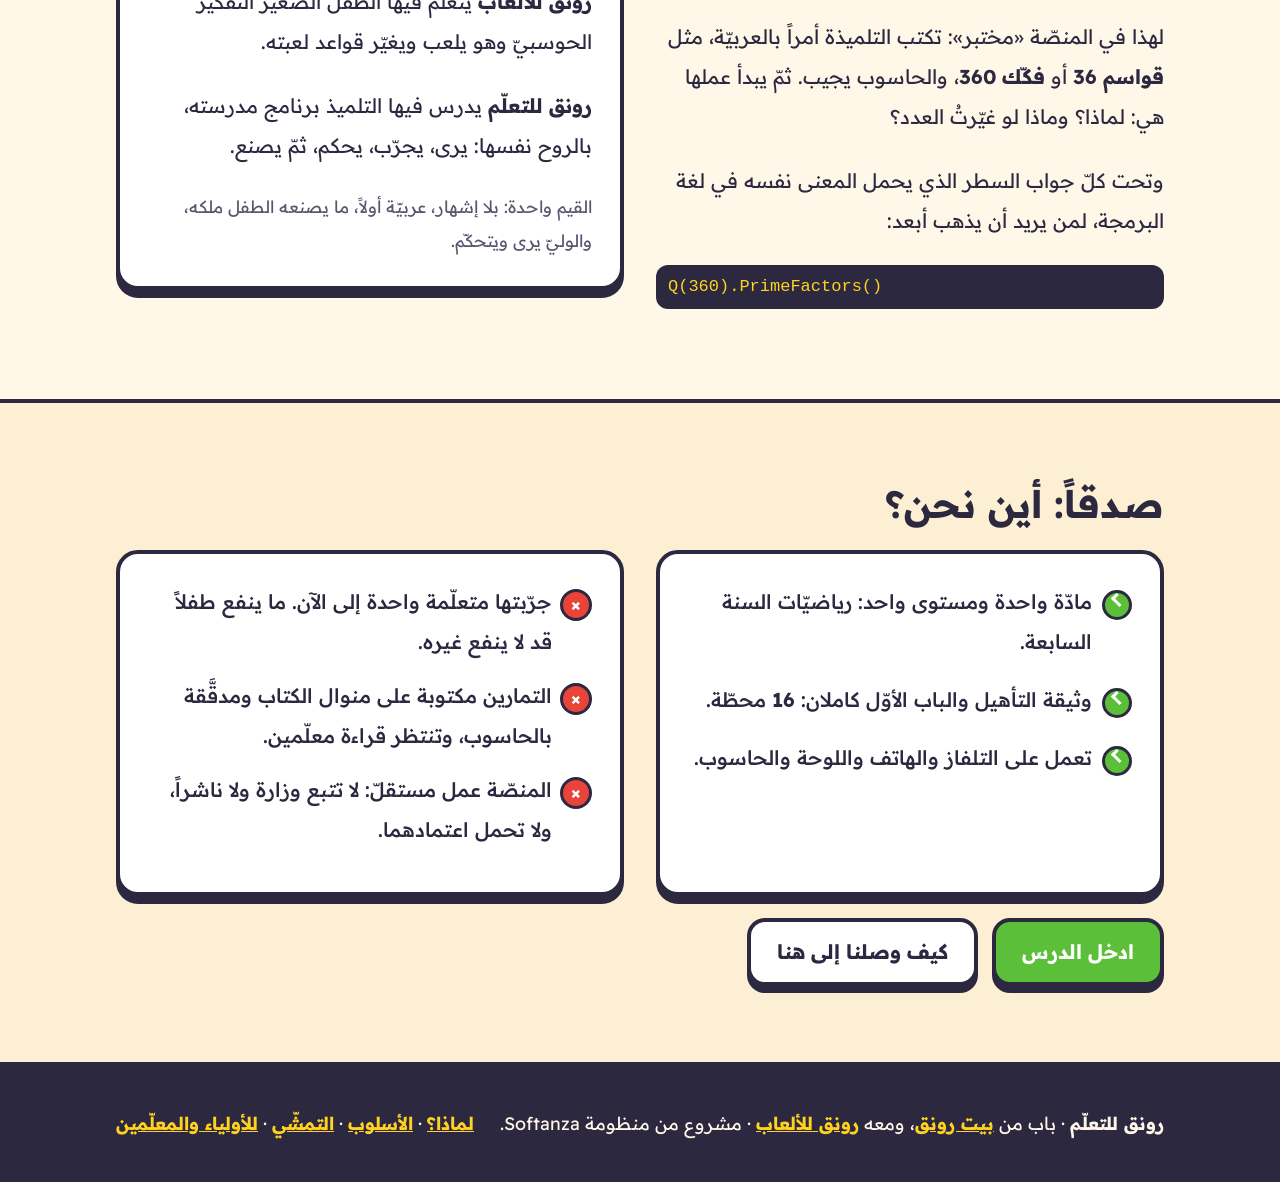
<file: why.html>
<!doctype html>
<html lang="ar" dir="rtl">
<head>
<meta charset="utf-8">
<meta name="robots" content="noindex, nofollow">
<meta name="viewport" content="width=device-width, initial-scale=1">
<title>المشكل، الغاية، الرسالة — رونق للتعلّم</title>
<meta name="description" content="لماذا بُنيت رونق للتعلّم: كتاب رسميّ يُترك جانباً، ودرس خصوصيّ يأخذ مكانه. الغاية والرسالة وما لا تفعله المنصّة.">
<link rel="icon" href="math7/icons/icon.svg" type="image/svg+xml">
<link rel="stylesheet" href="css/site.css">
</head>
<body>
<header class="top"><div class="wrap">
  <a class="logo" href="index.html" aria-label="رونق للتعلّم">
    <svg viewBox="0 0 48 48" aria-hidden="true"><circle cx="24" cy="24" r="20" fill="#FFD21F" stroke="#2B2840" stroke-width="4"/><path d="M24 10l3.6 9.4L37 23l-9.4 3.6L24 36l-3.6-9.4L11 23l9.4-3.6z" fill="#2F7FE0" stroke="#2B2840" stroke-width="3" stroke-linejoin="round"/></svg>
    رونق <small>للتعلّم</small>
  </a>
  <nav class="nav">
    <a href="index.html">الرئيسية</a>
    <a class="on" href="why.html">لماذا؟</a>
    <a href="method.html">الأسلوب</a>
    <a href="journey.html">التمشّي</a>
    <a href="guardians.html">للأولياء والمعلّمين</a>
    <a class="kids" href="math7/index.html">ادخل الدرس</a>
  </nav>
</div></header>

<main>
<section style="padding-bottom:30px"><div class="wrap">
  <span class="tag red">لماذا؟</span>
  <h1>المدرسة للجميع. الفهم أيضاً.</h1>
  <p class="lead">رونق للتعلّم لم تبدأ من فكرة تقنيّة. بدأت من أب نظر في كتاب ابنته، ثمّ في ما يجري حوله.</p>
</div></section>

<section class="tint"><div class="wrap">
  <span class="tag red">المشكل</span>
  <h2>ما رآه أب</h2>
  <div class="grid g2" style="margin-top:10px">
    <div>
      <p>ابنته في السنة السابعة من التعليم الأساسي. في محفظتها كتاب الرياضيّات الرسميّ: كتاب مبنيّ بعناية، فيه أنشطة تقود إلى المفهوم، ثمّ تطبيقات، ثمّ مسائل.</p>
      <p>لكنّ هذا الكتاب في أقسام كثيرة لا يُفتح. الدرس يُختصر، والتمارين تُؤخذ من أوراق أخرى، و«الشرح الحقيقيّ» يُؤجَّل إلى ساعة مدفوعة بعد المدرسة.</p>
      <p>النتيجة يعرفها كلّ وليّ: عائلة تدفع كلّ شهر لتشتري ما كان حقّاً لطفلها في قسمه، وعائلة لا تقدر، فيبقى طفلها خلف الركب وهو يظنّ أنّ العيب فيه.</p>
    </div>
    <div class="card">
      <h3>ثلاثة أضرار</h3>
      <ul class="no">
        <li><b>ضرر في العدل.</b> الفهم صار يتبع المال.</li>
        <li><b>ضرر في المعنى.</b> الطفل يتعلّم أنّ الرياضيّات حيل تُحفظ للامتحان، لا أفكار تُفهم.</li>
        <li><b>ضرر في الثقة.</b> يتعلّم أيضاً أنّ القسم ليس المكان الذي يُتعلَّم فيه.</li>
      </ul>
    </div>
  </div>
  <p class="learned" style="max-width:none">هذا ما رآه أب واحد في محيطه، لا إحصاء. وفي المدارس معلّمات ومعلّمون كثيرون يدرّسون الكتاب بإخلاص. المنصّة لهم سند، ولمن حُرم منهم بديل.</p>
</div></section>

<section><div class="wrap">
  <span class="tag blue">الغاية</span>
  <h2>أن يكفي الكتاب الرسميّ</h2>
  <p class="lead">أن تجلس تلميذة أمام درس من كتابها، وحدها أو مع وليّها، فتفهمه وتتمرّن عليه وتتذكّره، دون أن تحتاج إلى من يبيعها الشرح.</p>
  <div class="grid g3" style="margin-top:36px">
    <div class="card"><h3>سهلة</h3><p>المفهوم يُرى ويُحرَّك باليد قبل أن يُكتب بالرموز. والصعوبة تأتي درجة درجة.</p></div>
    <div class="card"><h3>ممتعة</h3><p>لغز في أوّل كلّ درس، نشاطات تُجرَّب، صوت خفيف ونجوم تسجّل ما فُهم. لا سباق ولا عقاب.</p></div>
    <div class="card"><h3>ذات دلالة</h3><p>كلّ درس يقول أين نجده في الحياة: القاسم المشترك في تبليط غرفة، والقوّة في تخزين الهاتف.</p></div>
  </div>
</div></section>

<section class="sky"><div class="wrap">
  <span class="tag">الرسالة</span>
  <p class="quote">«أن تصير الرياضيّات سهلة وممتعة وذات دلالة، من خلال البرنامج الرسميّ نفسه، ثمّ أن يكون ذلك لصالح الجميع.»<small>صاحب المشروع، في اليوم الأوّل</small></p>
  <div class="grid g2" style="margin-top:34px">
    <div class="card">
      <h3>ما نفعله</h3>
      <ul class="ticks">
        <li>نتبع برنامج المدرسة وترتيب كتابه، درساً درساً.</li>
        <li>نجمع أحسن ما عُرف في تعليم الرياضيّات، ونضعه في خدمة ذلك الدرس.</li>
        <li>نبني مع طفل حقيقيّ، ونغيّر ما لا ينفعه.</li>
        <li>نفتح كلّ شيء: المنصّة، وطريقة كتابة دروسها.</li>
      </ul>
    </div>
    <div class="card">
      <h3>ما لا نفعله</h3>
      <ul class="no">
        <li>لا نبيع دروساً، ولا نعرض إشهاراً.</li>
        <li>لا نجمع معلومات عن الأطفال. لا حساب ولا تتبّع.</li>
        <li>لا نضيف برنامجاً فوق برنامج المدرسة، ولا ساعات فوق ساعاتها.</li>
        <li>لا نعوّض المعلّم. نعطي التلميذ والوليّ والمعلّم أداة.</li>
      </ul>
    </div>
  </div>
</div></section>

<section><div class="wrap">
  <span class="tag green">في عصر الآلة</span>
  <h2>الحاسوب يحسب. الإنسان يسأل ويفهم.</h2>
  <div class="grid g2" style="align-items:center;margin-top:10px">
    <div>
      <p>اليوم تحسب الآلة أسرع من أيّ إنسان. ما يبقى للإنسان هو أن يطرح السؤال الصحيح، وأن يحكم على الجواب، وأن يفهم لماذا.</p>
      <p>لهذا في المنصّة «مختبر»: تكتب التلميذة أمراً بالعربيّة، مثل <b>قواسم <span class="m">36</span></b> أو <b>فكّك <span class="m">360</span></b>، والحاسوب يجيب. ثمّ يبدأ عملها هي: لماذا؟ وماذا لو غيّرتُ العدد؟</p>
      <p>وتحت كلّ جواب السطر الذي يحمل المعنى نفسه في لغة البرمجة، لمن يريد أن يذهب أبعد:</p>
      <div class="code" dir="ltr">Q(360).PrimeFactors()</div>
    </div>
    <div class="card">
      <h3>رونق: بيت واحد، بابان</h3>
      <p><b>رونق للألعاب</b> يتعلّم فيها الطفل الصغير التفكير الحوسبيّ وهو يلعب ويغيّر قواعد لعبته.</p>
      <p><b>رونق للتعلّم</b> يدرس فيها التلميذ برنامج مدرسته، بالروح نفسها: يرى، يجرّب، يحكم، ثمّ يصنع.</p>
      <p style="color:var(--ink2);font-size:17px">القيم واحدة: بلا إشهار، عربيّة أولاً، ما يصنعه الطفل ملكه، والوليّ يرى ويتحكّم.</p>
    </div>
  </div>
</div></section>

<section class="tint"><div class="wrap">
  <h2>صدقاً: أين نحن؟</h2>
  <div class="grid g2" style="margin-top:10px">
    <div class="card"><ul class="ticks">
      <li>مادّة واحدة ومستوى واحد: رياضيّات السنة السابعة.</li>
      <li>وثيقة التأهيل والباب الأوّل كاملان: <span class="m">16</span> محطّة.</li>
      <li>تعمل على التلفاز والهاتف واللوحة والحاسوب.</li>
    </ul></div>
    <div class="card"><ul class="no">
      <li>جرّبتها متعلّمة واحدة إلى الآن. ما ينفع طفلاً قد لا ينفع غيره.</li>
      <li>التمارين مكتوبة على منوال الكتاب ومدقَّقة بالحاسوب، وتنتظر قراءة معلّمين.</li>
      <li>المنصّة عمل مستقلّ: لا تتبع وزارة ولا ناشراً، ولا تحمل اعتمادهما.</li>
    </ul></div>
  </div>
  <div class="btns"><a class="btn" href="math7/index.html">ادخل الدرس</a><a class="btn white" href="journey.html">كيف وصلنا إلى هنا</a></div>
</div></section>
</main>

<footer><div class="wrap">
  <div><b>رونق للتعلّم</b> · باب من <a href="https://mayouni.github.io/rawnaq-site/">بيت رونق</a>، ومعه <a href="https://mayouni.github.io/rawnaq-site/games.html">رونق للألعاب</a> · مشروع من منظومة Softanza.</div>
  <div><a href="why.html">لماذا؟</a> · <a href="method.html">الأسلوب</a> · <a href="journey.html">التمشّي</a> · <a href="guardians.html">للأولياء والمعلّمين</a></div>
</div></footer>
</body>
</html>
</file>
<file: css/site.css>
/* Rawnaq Ed site. Same paper, ink and chunky cards as the Rawnaq games site (rawnaq/site/css/site.css),
   so the two read as one house. The font is the one already shipped with the maths platform. */
@font-face {
  font-family: "Readex Pro"; src: url("../math7/fonts/ReadexPro.ttf") format("truetype");
  font-weight: 160 700; font-style: normal; font-display: swap;
}
:root {
  --paper: #FFF7E8; --paper2: #FDEFD3; --ink: #2B2840; --ink2: #5A5670;
  --sun: #FFD21F; --red: #E8443A; --green: #5CBF3A; --blue: #2F7FE0; --sky: #BFE6FA;
  --orange: #F58A1F; --pink: #F06AA8; --white: #FFFFFF;
  --r: 22px; --line: 4px;
}
* { box-sizing: border-box; }
html { scroll-behavior: smooth; }
body {
  margin: 0; background: var(--paper); color: var(--ink);
  font-family: "Readex Pro", "Noto Kufi Arabic", "Noto Sans Arabic", "Segoe UI", Tahoma, "Geeza Pro", "Droid Arabic Kufi", sans-serif;
  font-size: 20px; line-height: 2; -webkit-text-size-adjust: 100%;
}
img { max-width: 100%; display: block; }
a { color: inherit; }
.wrap { max-width: 1080px; margin: 0 auto; padding: 0 16px; }

/* ---------- header ---------- */
.top { position: sticky; top: 0; z-index: 10; background: var(--paper); border-bottom: var(--line) solid var(--ink); }
.top .wrap { display: flex; align-items: center; gap: 12px; padding-top: 10px; padding-bottom: 10px; flex-wrap: wrap; }
.logo { display: flex; align-items: center; gap: 8px; text-decoration: none; font-weight: 700; font-size: 30px; line-height: 1; }
.logo svg { width: 38px; height: 38px; }
.logo small { font-size: 14px; font-weight: 700; color: var(--ink2); letter-spacing: 1px; direction: ltr; }
.nav { display: flex; gap: 8px; margin-inline-start: auto; flex-wrap: wrap; }
.nav a { text-decoration: none; font-weight: 700; font-size: 17px; padding: 4px 16px; border: 3px solid var(--ink); border-radius: 999px; background: var(--white); box-shadow: 0 4px 0 var(--ink); }
.nav a:hover, .nav a:focus-visible { transform: translateY(2px); box-shadow: 0 2px 0 var(--ink); }
.nav a.on { background: var(--sun); }
.nav a.kids { background: var(--green); color: var(--white); }

/* ---------- pieces ---------- */
h1, h2, h3 { line-height: 1.35; margin: 0 0 .5em; font-weight: 700; }
h1 { font-size: clamp(34px, 6vw, 58px); }
h2 { font-size: clamp(26px, 4vw, 38px); }
h3 { font-size: 24px; }
p { margin: 0 0 1.2em; max-width: 34em; }
.lead { font-size: clamp(21px, 2.4vw, 25px); color: var(--ink2); font-weight: 500; max-width: 30em; }
section { padding: 76px 0; }
section.tint { background: var(--paper2); border-block: var(--line) solid var(--ink); }
section.sky { background: var(--sky); border-block: var(--line) solid var(--ink); }
.tag { display: inline-block; font-weight: 700; font-size: 17px; padding: 0 14px; border: 3px solid var(--ink); border-radius: 999px; background: var(--sun); margin-bottom: 14px; }
.tag.red { background: var(--red); color: var(--white); } .tag.blue { background: var(--blue); color: var(--white); } .tag.green { background: var(--green); color: var(--white); }

.card { background: var(--white); border: var(--line) solid var(--ink); border-radius: var(--r); box-shadow: 0 8px 0 var(--ink); padding: 28px; }
.card > :last-child { margin-bottom: 0; }
.grid { display: grid; gap: 32px; }
.g3 { grid-template-columns: repeat(3, 1fr); } .g2 { grid-template-columns: repeat(2, 1fr); }
.shot { border: var(--line) solid var(--ink); border-radius: var(--r); overflow: hidden; box-shadow: 0 8px 0 var(--ink); background: var(--ink); }
.shot img { width: 100%; height: auto; }
figure { margin: 0; } figcaption { font-size: 17px; font-weight: 600; line-height: 1.8; color: var(--ink2); margin-top: 16px; text-align: center; }

.btn { display: inline-flex; align-items: center; gap: 10px; text-decoration: none; font-weight: 700; font-size: 20px; padding: 10px 26px; border: var(--line) solid var(--ink); border-radius: 18px; background: var(--green); color: var(--white); box-shadow: 0 7px 0 var(--ink); cursor: pointer; font-family: inherit; }
.btn:hover, .btn:focus-visible { transform: translateY(3px); box-shadow: 0 4px 0 var(--ink); }
.btn.sun { background: var(--sun); color: var(--ink); } .btn.white { background: var(--white); color: var(--ink); }
.btns { display: flex; gap: 14px; flex-wrap: wrap; margin-top: 22px; }

/* ---------- hero ---------- */
.hero { padding: 48px 0 60px; background: linear-gradient(var(--sky), var(--paper)); }
.hero .wrap { display: grid; grid-template-columns: 1fr 1.15fr; gap: 36px; align-items: center; }
.hero h1 span, .hero h1 b { display: block; white-space: nowrap; }
.hero h1 b { color: var(--red); }

/* ---------- the three steps ---------- */
.step { position: relative; padding-top: 34px; }
.step .n { position: absolute; top: -24px; inset-inline-start: 18px; width: 48px; height: 48px; border-radius: 50%; border: var(--line) solid var(--ink); background: var(--sun); display: grid; place-items: center; font-weight: 700; font-size: 24px; line-height: 1; }
.step:nth-child(2) .n { background: var(--orange); } .step:nth-child(3) .n { background: var(--green); color: var(--white); }

/* ---------- lists ---------- */
.ticks { list-style: none; padding: 0; margin: 0; }
.ticks li { position: relative; padding-inline-start: 40px; margin-bottom: 18px; font-weight: 500; }
.ticks li::before { content: ""; position: absolute; inset-inline-start: 0; top: 8px; width: 24px; height: 24px; border-radius: 50%; background: var(--green); border: 3px solid var(--ink); }
.ticks li::after { content: ""; position: absolute; inset-inline-start: 8px; top: 14px; width: 9px; height: 5px; border-inline-start: 3px solid var(--white); border-bottom: 3px solid var(--white); transform: rotate(-45deg); }
[dir=rtl] .ticks li::after { transform: rotate(45deg) scaleX(-1); }

/* ---------- the journey ---------- */
.road { position: relative; padding-inline-start: 46px; }
.road::before { content: ""; position: absolute; inset-inline-start: 14px; top: 8px; bottom: 8px; width: 12px; border-radius: 8px; background: repeating-linear-gradient(var(--ink) 0 22px, var(--ink2) 22px 30px); }
.stop { position: relative; margin-bottom: 64px; }
.stop::before { content: ""; position: absolute; inset-inline-start: -46px; top: 12px; width: 40px; height: 40px; border-radius: 50%; background: var(--sun); border: var(--line) solid var(--ink); }
.stop.red::before { background: var(--red); } .stop.blue::before { background: var(--blue); } .stop.green::before { background: var(--green); }
.stop .when { font-weight: 700; color: var(--ink2); font-size: 17px; direction: ltr; unicode-bidi: isolate; }
.learned { background: var(--paper2); border: 3px dashed var(--ink); border-radius: 16px; padding: 16px 20px; font-weight: 600; margin-top: 18px; }
.learned b { color: var(--red); }
table.ver { width: 100%; border-collapse: separate; border-spacing: 0; border: var(--line) solid var(--ink); border-radius: var(--r); overflow: hidden; background: var(--white); font-size: 18px; }
table.ver th, table.ver td { padding: 14px 18px; text-align: start; vertical-align: top; border-bottom: 2px solid var(--paper2); }
table.ver th { background: var(--ink); color: var(--white); font-weight: 600; }
table.ver tr:last-child td { border-bottom: 0; }
table.ver td:first-child { font-weight: 700; white-space: nowrap; direction: ltr; text-align: end; }
.tablebox { overflow-x: auto; }

/* ---------- age path ---------- */
.ages .card { text-align: center; }
.ages .age { font-size: 34px; font-weight: 700; line-height: 1.2; direction: ltr; unicode-bidi: isolate; }
.knob { display: flex; justify-content: center; gap: 8px; margin: 10px 0 14px; }
.knob i { width: 22px; height: 22px; border-radius: 50%; border: 3px solid var(--ink); background: var(--white); }
.knob i.on { background: var(--green); }
.rule { display: inline-flex; gap: 6px; align-items: center; margin: 10px 0 14px; font-weight: 700; font-size: 17px; }
.rule span { padding: 0 10px; border: 3px solid var(--ink); border-radius: 10px; background: var(--sky); } .rule span + span { background: var(--sun); }
.code { margin: 10px 0 14px; padding: 8px 12px; border-radius: 12px; background: var(--ink); color: var(--sun); font-family: "Cascadia Mono", Consolas, monospace; font-size: 17px; text-align: start; line-height: 1.7; }

/* ---------- kids page ---------- */
body.kids { background: var(--sky); font-size: 22px; }
body.kids h1 { font-size: clamp(40px, 9vw, 76px); text-align: center; margin-top: 24px; }
.kidgame { margin-bottom: 44px; } .kidgame h2 { font-size: clamp(30px, 6vw, 46px); margin-bottom: 14px; display: flex; align-items: center; gap: 14px; }
.dot { width: 44px; height: 44px; border-radius: 50%; border: var(--line) solid var(--ink); flex: none; }
.kidrow { display: grid; grid-template-columns: 1fr 1fr; gap: 22px; }
.say { font-weight: 700; text-align: center; margin: 22px 0 0; }

/* ---------- form ---------- */
form.trial { display: grid; gap: 14px; }
form.trial label { font-weight: 600; display: grid; gap: 4px; }
form.trial input, form.trial select, form.trial textarea { font: inherit; padding: 8px 12px; border: 3px solid var(--ink); border-radius: 12px; background: var(--paper); color: var(--ink); width: 100%; }
form.trial[hidden] { display: none; }

/* ---------- footer ---------- */
footer { background: var(--ink); color: var(--paper); padding: 40px 0; font-size: 18px; }
footer .wrap { display: flex; gap: 20px; justify-content: space-between; flex-wrap: wrap; align-items: center; }
footer a { color: var(--sun); font-weight: 700; }

@media (max-width: 820px) {
  .hero .wrap, .g3, .g2, .kidrow { grid-template-columns: 1fr; }
  .g3 { gap: 40px; }
  section { padding: 52px 0; }
  .nav { margin-inline-start: 0; width: 100%; }
  .nav a { font-size: 16px; padding: 3px 12px; }
}
@media (prefers-reduced-motion: reduce) { html { scroll-behavior: auto; } .btn:hover, .nav a:hover { transform: none; } }

/* on a phone the versions table becomes one block per version */
@media (max-width: 820px) {
  table.ver, table.ver tbody, table.ver tr, table.ver td { display: block; }
  table.ver tr:first-child { display: none; }
  table.ver tr { border-bottom: var(--line) solid var(--ink); padding: 10px 0; }
  table.ver tr:last-child { border-bottom: 0; }
  table.ver td { border: 0; padding: 4px 14px; }
  table.ver td:first-child { text-align: start; direction: rtl; font-size: 20px; color: var(--red); }
  table.ver td:nth-child(2)::before { content: "رأينا: "; font-weight: 700; }
  table.ver td:nth-child(3)::before { content: "صنعنا: "; font-weight: 700; }
  .road { padding-inline-start: 34px; } .road::before { inset-inline-start: 8px; width: 10px; }
  .stop::before { inset-inline-start: -38px; width: 32px; height: 32px; top: 30px; }
}
.stop::before { box-sizing: border-box; }
[id] { scroll-margin-top: 90px; }
@media (max-width: 820px) { .top { position: static; } [id] { scroll-margin-top: 10px; } }

/* ---------- Rawnaq Ed additions ---------- */
:root { --violet: #8A63D2; --soft-sun: #FFF1B8; --soft-green: #DDF3D3; }
.tag.violet { background: var(--violet); color: var(--white); } .tag.orange { background: var(--orange); color: var(--white); } .tag.plain { background: var(--white); }
.m { direction: ltr; unicode-bidi: isolate; display: inline-block; font-weight: 700; }
.hero h1 b.blue { color: var(--blue); }
.quote { font-size: clamp(22px, 2.8vw, 30px); font-weight: 700; line-height: 1.8; max-width: 26em; margin: 0; }
.quote small { display: block; font-size: 17px; font-weight: 600; color: var(--ink2); margin-top: 10px; }
.shot.light { background: var(--paper); }
.shot.phone { max-width: 300px; margin: 0 auto; border-radius: 34px; }
.g4 { grid-template-columns: repeat(4, 1fr); }
.mini { padding: 20px; } .mini h3 { font-size: 21px; margin-bottom: 6px; } .mini p { font-size: 17px; line-height: 1.8; margin: 0; color: var(--ink2); }
.mini .ico { font-size: 40px; line-height: 1.2; display: block; margin-bottom: 4px; }
/* the contents: one card per subject and level */
.subject { display: grid; grid-template-columns: auto 1fr auto; gap: 22px; align-items: center; text-decoration: none; background: var(--soft-sun); }
.subject:hover, .subject:focus-visible { transform: translateY(3px); box-shadow: 0 5px 0 var(--ink); }
.subject .badge { width: 92px; height: 92px; border-radius: 26px; border: var(--line) solid var(--ink); background: var(--sun); display: grid; place-items: center; font-size: 44px; font-weight: 700; line-height: 1; box-shadow: 0 5px 0 var(--ink); direction: ltr; }
.subject h3 { margin: 0 0 4px; font-size: 28px; } .subject p { margin: 0; font-size: 18px; line-height: 1.8; color: var(--ink2); max-width: none; }
.subject.soon { background: var(--white); border-style: dashed; box-shadow: none; opacity: .75; } .subject.soon .badge { background: var(--paper2); box-shadow: none; }
.facts { display: flex; gap: 10px; flex-wrap: wrap; margin-top: 8px; }
.facts span { font-weight: 700; font-size: 16px; padding: 0 12px; border: 3px solid var(--ink); border-radius: 999px; background: var(--white); }
.stages { counter-reset: st; list-style: none; padding: 0; margin: 0; display: grid; gap: 18px; }
.stages li { position: relative; background: var(--white); border: var(--line) solid var(--ink); border-radius: 18px; padding: 14px 20px 14px 20px; padding-inline-start: 74px; font-weight: 500; box-shadow: 0 5px 0 var(--ink); }
.stages li::before { counter-increment: st; content: counter(st); position: absolute; inset-inline-start: 16px; top: 14px; width: 42px; height: 42px; border-radius: 50%; border: 3px solid var(--ink); background: var(--sun); display: grid; place-items: center; font-weight: 700; font-size: 20px; line-height: 1; }
.stages li b { display: block; font-size: 21px; }
.stages li:nth-child(1)::before { background: var(--white); } .stages li:nth-child(2)::before { background: var(--pink); } .stages li:nth-child(3)::before { background: var(--blue); color: #fff; }
.stages li:nth-child(5)::before { background: var(--green); color: #fff; } .stages li:nth-child(6)::before { background: var(--violet); color: #fff; }
.no { list-style: none; padding: 0; margin: 0; }
.no li { position: relative; padding-inline-start: 40px; margin-bottom: 14px; font-weight: 500; }
.no li::before { content: "×"; position: absolute; inset-inline-start: 0; top: 7px; width: 26px; height: 26px; border-radius: 50%; background: var(--red); color: #fff; border: 3px solid var(--ink); display: grid; place-items: center; font-weight: 700; font-size: 18px; line-height: 1; }
table.ver.map td:first-child { direction: rtl; text-align: start; white-space: normal; }
table.ver.map td:nth-child(2) { direction: ltr; text-align: end; white-space: nowrap; font-weight: 600; }
@media (max-width: 820px) {
  .g4 { grid-template-columns: 1fr 1fr; gap: 18px; }
  .subject { grid-template-columns: auto 1fr; } .subject .btn { grid-column: 1 / -1; justify-content: center; }
  table.ver.map td:nth-child(2)::before { content: "الصفحات: "; } table.ver.map td:nth-child(3)::before { content: "الأداة: "; }
  table.ver.map td:first-child { color: var(--ink); }
}
@media (max-width: 820px) {
  .subject { grid-template-columns: 1fr; gap: 12px; }
  .subject .badge { width: 64px; height: 64px; border-radius: 18px; font-size: 30px; }
  .subject h3 { font-size: 23px; }
}
</file>
<file: math7/css/ed.css>
/* Rawnaq Ed. Same paper, ink and chunky cards as the Rawnaq games site,
   tuned for reading and for touching numbers. */
@font-face {
  font-family: "Readex Pro"; src: url("../fonts/ReadexPro.ttf") format("truetype");
  font-weight: 160 700; font-style: normal; font-display: swap;
}
:root {
  --paper: #FFF7E8; --paper2: #FDEFD3; --ink: #2B2840; --ink2: #5A5670;
  --sun: #FFD21F; --red: #E8443A; --green: #5CBF3A; --blue: #2F7FE0; --sky: #BFE6FA;
  --orange: #F58A1F; --pink: #F06AA8; --violet: #8A63D2; --white: #FFFFFF;
  --soft-green: #DDF3D3; --soft-sun: #FFF1B8; --soft-pink: #FBDDEA; --soft-violet: #E6DCF7;
  --r: 20px; --line: 3px;
}
* { box-sizing: border-box; }
[hidden] { display: none !important; }
html { -webkit-text-size-adjust: 100%; }
body {
  margin: 0; background: var(--paper); color: var(--ink);
  font-family: "Readex Pro", "Noto Kufi Arabic", "Noto Sans Arabic", "Segoe UI", Tahoma, sans-serif;
  font-size: 19px; line-height: 1.9;
}
button, input, select { font: inherit; color: inherit; }
.wrap { max-width: 980px; margin: 0 auto; padding: 0 16px; }
h1, h2, h3 { line-height: 1.4; margin: 0 0 .4em; font-weight: 700; }
h1 { font-size: clamp(28px, 5vw, 44px); }
h2 { font-size: clamp(23px, 3.6vw, 30px); }
h3 { font-size: 21px; }
p { margin: 0 0 1em; }
/* numbers and expressions always read left to right, as in the textbook */
.m, .expr { direction: ltr; unicode-bidi: isolate; display: inline-block; font-weight: 600; white-space: nowrap; font-feature-settings: "tnum"; }
.expr { font-size: 1.15em; white-space: normal; max-width: 100%; vertical-align: baseline; }
.expr sup .ans, sup .ans { width: 2.6em; font-size: 16px; padding: 0 4px; }
.qt { line-height: 2.5; }
.lbl { font-weight: 600; white-space: nowrap; }
.qt .ans { margin: 0 3px; }
.expr sup, .m sup { font-size: .68em; line-height: 0; vertical-align: .62em; }

/* ---------- top bar ---------- */
.top { position: sticky; top: 0; z-index: 20; background: var(--paper); border-bottom: var(--line) solid var(--ink); }
.top .wrap { display: flex; align-items: center; gap: 10px; padding-top: 8px; padding-bottom: 8px; flex-wrap: wrap; }
.logo { display: flex; align-items: center; gap: 8px; text-decoration: none; color: inherit; font-weight: 700; font-size: 24px; line-height: 1; }
.logo svg { width: 34px; height: 34px; }
.logo small { font-size: 13px; color: var(--ink2); font-weight: 600; }
.nav { display: flex; gap: 8px; margin-inline-start: auto; flex-wrap: wrap; }
.nav a { text-decoration: none; color: inherit; font-weight: 700; font-size: 15px; padding: 2px 13px; border: var(--line) solid var(--ink); border-radius: 999px; background: var(--white); box-shadow: 0 3px 0 var(--ink); }
.nav a:hover, .nav a:focus-visible { transform: translateY(2px); box-shadow: 0 1px 0 var(--ink); }
.nav a.on { background: var(--sun); }

/* ---------- pieces ---------- */
.card { background: var(--white); border: var(--line) solid var(--ink); border-radius: var(--r); box-shadow: 0 6px 0 var(--ink); padding: 22px; margin-bottom: 26px; }
.card > :last-child { margin-bottom: 0; }
.card.tint { background: var(--paper2); }
.card.sky { background: var(--sky); }
.tag { display: inline-block; font-weight: 700; font-size: 14px; line-height: 1.7; padding: 0 12px; border: var(--line) solid var(--ink); border-radius: 999px; background: var(--sun); }
.tag.blue { background: var(--blue); color: #fff; } .tag.green { background: var(--green); color: #fff; }
.tag.pink { background: var(--pink); color: #fff; } .tag.violet { background: var(--violet); color: #fff; }
.tag.plain { background: var(--white); }
.btn { display: inline-flex; align-items: center; justify-content: center; gap: 8px; text-decoration: none; font-weight: 700; font-size: 18px; padding: 6px 22px; border: var(--line) solid var(--ink); border-radius: 16px; background: var(--green); color: #fff; box-shadow: 0 5px 0 var(--ink); cursor: pointer; }
.btn:hover, .btn:focus-visible { transform: translateY(2px); box-shadow: 0 3px 0 var(--ink); }
.btn:active { transform: translateY(5px); box-shadow: 0 0 0 var(--ink); }
.btn.sun { background: var(--sun); color: var(--ink); } .btn.white { background: var(--white); color: var(--ink); }
.btn.blue { background: var(--blue); } .btn.small { font-size: 15px; padding: 2px 14px; border-radius: 12px; box-shadow: 0 3px 0 var(--ink); }
.btn[disabled] { opacity: .45; cursor: default; transform: none; box-shadow: 0 5px 0 var(--ink); }
.row { display: flex; gap: 12px; flex-wrap: wrap; align-items: center; }
.row.center { justify-content: center; }
.muted { color: var(--ink2); font-size: .9em; }
.spacer { flex: 1; }
:focus-visible { outline: 3px solid var(--blue); outline-offset: 2px; }

/* ---------- home: the road ---------- */
.hello { padding: 30px 0 8px; }
.hello p { color: var(--ink2); font-weight: 500; max-width: 36em; }
.road { position: relative; padding: 10px 0 30px; }
.unit-title { display: flex; align-items: center; gap: 10px; margin: 30px 0 14px; }
.unit-title .num { width: 42px; height: 42px; border-radius: 50%; border: var(--line) solid var(--ink); background: var(--sun); display: grid; place-items: center; font-weight: 700; flex: none; }
.stations { display: grid; grid-template-columns: repeat(auto-fill, minmax(215px, 1fr)); gap: 20px; }
.station { display: block; text-decoration: none; color: inherit; background: var(--white); border: var(--line) solid var(--ink); border-radius: var(--r); box-shadow: 0 6px 0 var(--ink); padding: 14px 16px 16px; position: relative; }
.station:hover, .station:focus-visible { transform: translateY(2px); box-shadow: 0 4px 0 var(--ink); }
.station .ico { width: 64px; height: 64px; display: block; margin-bottom: 4px; }
.station h3 { font-size: 19px; margin-bottom: 2px; }
.station .q { color: var(--ink2); font-size: 15px; line-height: 1.7; margin: 0; }
.station .pg { position: absolute; top: 10px; inset-inline-end: 12px; max-width: calc(100% - 100px); text-align: end; line-height: 1.5; font-size: 12px; color: var(--ink2); font-weight: 600; }
.station.next { background: var(--soft-sun); }
.station.done { background: var(--soft-green); }
.beads { display: flex; gap: 5px; margin-top: 10px; }
.beads i { width: 15px; height: 15px; border-radius: 50%; border: 2px solid var(--ink); background: var(--white); }
.beads i.on { background: var(--green); }
.soon { opacity: .6; border-style: dashed; box-shadow: none; }

/* ---------- station page ---------- */
.st-head { padding: 22px 0 6px; }
.st-head .back { font-size: 15px; font-weight: 700; color: var(--ink2); text-decoration: none; }
.steps { display: flex; gap: 6px; margin: 12px 0 22px; flex-wrap: wrap; }
.steps button { cursor: pointer; font-weight: 700; font-size: 15px; padding: 1px 13px; border: var(--line) solid var(--ink); border-radius: 999px; background: var(--white); }
.steps button.on { background: var(--ink); color: var(--paper); }
.steps button.seen:not(.on) { background: var(--soft-green); }
.beat h2 { display: flex; align-items: center; gap: 10px; flex-wrap: wrap; }
.say { background: var(--paper2); border: var(--line) dashed var(--ink); border-radius: 16px; padding: 12px 18px; font-weight: 500; margin: 0 0 18px; }
.rule { background: var(--soft-sun); border: var(--line) solid var(--ink); border-radius: 16px; padding: 14px 18px; margin: 0 0 18px; position: relative; }
.rule .src { font-size: 13px; color: var(--ink2); font-weight: 600; display: block; margin-top: 6px; }
.rule .expr { font-size: 1.25em; }
.next-bar { display: flex; justify-content: space-between; gap: 12px; margin: 10px 0 60px; flex-wrap: wrap; }

/* ---------- questions ---------- */
.qbox { border-top: 2px solid var(--paper2); padding: 16px 0 6px; }
.qbox:first-child { border-top: 0; padding-top: 0; }
.qbox .qn { font-weight: 700; color: var(--ink2); font-size: 14px; }
.qbox .qt { font-weight: 600; margin: 0 0 10px; }
.ans { line-height: 1.6; max-width: 100%; font-size: 20px; font-weight: 700; width: 5.5em; text-align: center; direction: ltr; padding: 2px 8px; border: var(--line) solid var(--ink); border-radius: 12px; background: var(--paper); }
.ans.wide { width: 11em; }
.ans.ok { background: var(--soft-green); } .ans.no { background: var(--soft-pink); }
.choices { display: flex; flex-wrap: wrap; gap: 10px; }
.choice { cursor: pointer; font-weight: 700; padding: 2px 16px; border: var(--line) solid var(--ink); border-radius: 12px; background: var(--white); box-shadow: 0 3px 0 var(--ink); }
.choice.sel { background: var(--sky); }
.choice.ok { background: var(--soft-green); } .choice.no { background: var(--soft-pink); }
.fb { margin-top: 10px; padding: 8px 14px; border-radius: 12px; font-weight: 500; font-size: 17px; border: 2px solid var(--ink); }
.fb.ok { background: var(--soft-green); } .fb.think { background: var(--soft-violet); } .fb.hint { background: var(--soft-sun); }
.fb b { font-weight: 700; }
.qactions { display: flex; gap: 10px; margin-top: 10px; flex-wrap: wrap; align-items: center; }
.linkbtn { background: none; border: 0; padding: 0; cursor: pointer; font-weight: 700; color: var(--blue); text-decoration: underline; font-size: 15px; }
.bins { display: grid; grid-template-columns: repeat(auto-fit, minmax(150px, 1fr)); gap: 12px; margin-top: 10px; }
.bin { border: var(--line) dashed var(--ink); border-radius: 14px; min-height: 84px; padding: 6px 8px; background: var(--paper); cursor: pointer; }
.bin h4 { margin: 0 0 4px; font-size: 15px; }
.chips { display: flex; flex-wrap: wrap; gap: 8px; min-height: 40px; }
.chip { cursor: pointer; direction: ltr; font-weight: 700; padding: 0 12px; border: var(--line) solid var(--ink); border-radius: 10px; background: var(--white); box-shadow: 0 3px 0 var(--ink); }
.chip.sel { background: var(--sun); transform: translateY(-3px); }
.chip.ok { background: var(--soft-green); } .chip.no { background: var(--soft-pink); }

/* ---------- explorables ---------- */
.lab-area { background: var(--white); border: var(--line) solid var(--ink); border-radius: var(--r); padding: 14px; margin: 0 0 18px; overflow: hidden; }
.lab-area svg { display: block; width: 100%; height: auto; touch-action: none; user-select: none; }
.ctl { display: flex; align-items: center; gap: 10px; flex-wrap: wrap; margin: 6px 0; font-weight: 600; }
.ctl input[type=range] { flex: 1; min-width: 140px; accent-color: var(--blue); height: 28px; }
.ctl .val { min-width: 2.2em; text-align: center; border: var(--line) solid var(--ink); border-radius: 10px; background: var(--sun); font-weight: 700; direction: ltr; }
.readout { text-align: center; font-size: 22px; margin: 8px 0 2px; min-height: 1.9em; }
.readout .expr { font-size: 1.1em; }
.c-blue { color: var(--blue); } .c-red { color: var(--red); } .c-green { color: #3d9a1f; } .c-orange { color: #d97506; } .c-violet { color: var(--violet); }
.grid100 { display: grid; grid-template-columns: repeat(10, 1fr); gap: 5px; direction: ltr; max-width: 520px; margin: 0 auto; }
.grid100 button { aspect-ratio: 1; border: 2px solid var(--ink); border-radius: 9px; background: var(--white); font-weight: 700; font-size: clamp(12px, 2.6vw, 18px); cursor: pointer; padding: 0; transition: background .25s, opacity .25s; }
.grid100 button.prime { background: var(--sun); }
.grid100 button.out { background: var(--paper2); opacity: .38; }
.grid100 button.hit { background: var(--sky); }
.grid100 button.one { background: var(--paper2); opacity: .5; }
.found { display: flex; gap: 8px; flex-wrap: wrap; justify-content: center; min-height: 40px; direction: ltr; }
.found span { border: var(--line) solid var(--ink); border-radius: 10px; padding: 0 10px; font-weight: 700; background: var(--soft-green); }
.found span.miss { background: var(--white); color: transparent; border-style: dashed; }

/* ---------- lab console ---------- */
.console { background: var(--ink); color: var(--paper); border-radius: var(--r); padding: 16px; font-size: 17px; min-height: 200px; max-height: 50vh; overflow: auto; }
.console .in { color: var(--sun); font-weight: 700; }
.console .out { margin: 0 0 10px; direction: ltr; text-align: left; unicode-bidi: plaintext; word-break: break-word; }
.console .out.ar { direction: rtl; text-align: right; }
.cmdline { display: flex; gap: 10px; margin-top: 12px; }
.cmdline input { flex: 1; min-width: 0; padding: 6px 14px; border: var(--line) solid var(--ink); border-radius: 14px; background: var(--white); font-weight: 600; }
.cmds { display: flex; flex-wrap: wrap; gap: 8px; margin: 12px 0; }

/* ---------- notebook / guardian ---------- */
table.t { width: 100%; border-collapse: collapse; font-size: 16px; }
table.t th, table.t td { text-align: start; padding: 6px 10px; border-bottom: 2px solid var(--paper2); vertical-align: top; }
table.t th { font-weight: 700; color: var(--ink2); font-size: 14px; }
.meter { height: 14px; border: 2px solid var(--ink); border-radius: 999px; background: var(--white); overflow: hidden; min-width: 90px; direction: ltr; }
.meter i { display: block; height: 100%; background: var(--green); }
.badge-row { display: flex; gap: 14px; flex-wrap: wrap; }
.badge { width: 110px; text-align: center; font-size: 13px; font-weight: 700; line-height: 1.5; }
.badge svg { width: 68px; height: 68px; display: block; margin: 0 auto 4px; }
.badge.off { opacity: .3; }
footer { color: var(--ink2); font-size: 14px; padding: 26px 0 40px; text-align: center; }
.pop { animation: pop .35s ease-out; }
@keyframes pop { 0% { transform: scale(.6); opacity: 0; } 70% { transform: scale(1.12); } 100% { transform: scale(1); opacity: 1; } }
@media (max-width: 640px) {
  body { font-size: 17px; } .card { padding: 16px; }
  .nav { width: 100%; margin-inline-start: 0; }
}
@media (prefers-reduced-motion: reduce) { .pop { animation: none; } .btn:hover, .station:hover { transform: none; } }
@media print { .top, .next-bar, .steps { display: none; } }

/* ---------- fractions, comparison signs, figures ---------- */
.frac { display: inline-flex; flex-direction: column; align-items: center; vertical-align: middle; line-height: 1.25; margin: 0 3px; font-size: .92em; }
.frac > span:first-child { border-bottom: 3px solid var(--ink); padding: 0 5px 1px; min-width: 1.3em; text-align: center; }
.frac > span:last-child { padding: 1px 5px 0; text-align: center; }
.frac .ans { width: 2.8em; font-size: 17px; margin: 2px 0; }
button.ans.sign { width: 2.4em; cursor: pointer; background: var(--white); box-shadow: 0 3px 0 var(--ink); }
button.ans.sign.ok { background: var(--soft-green); } button.ans.sign.no { background: var(--soft-pink); }
.lab-area.fig svg { height: auto; }

/* ---------- sound buttons, level, stars, badges ---------- */
.snd { margin-inline-start: 6px; width: 40px; height: 34px; border: var(--line) solid var(--ink); border-radius: 999px; background: var(--white); box-shadow: 0 3px 0 var(--ink); cursor: pointer; font-size: 16px; line-height: 1; padding: 0; }
.snd.off { background: var(--paper2); opacity: .55; }
.snd#musBtn.off { text-decoration: line-through; }
a.levelcard { display: flex; gap: 18px; align-items: center; text-decoration: none; color: inherit; background: var(--soft-sun); flex-wrap: wrap; }
.lv-n { width: 84px; height: 84px; border-radius: 50%; border: var(--line) solid var(--ink); background: var(--sun); display: grid; place-content: center; text-align: center; line-height: 1.1; flex: none; box-shadow: 0 4px 0 var(--ink); }
.lv-n span { font-size: 12px; font-weight: 700; } .lv-n b { font-size: 34px; }
.lv-main { flex: 1; min-width: 200px; } .lv-main > b { font-size: 22px; }
.lv-side { display: flex; flex-direction: column; gap: 6px; }
.pill { font-weight: 700; font-size: 15px; background: var(--white); border: 2px solid var(--ink); border-radius: 999px; padding: 0 12px; }
.meter.big { height: 20px; margin: 4px 0; } .meter.big i { background: var(--orange); transition: width .6s; }
.stars { color: #E9A900; font-size: 1.25em; letter-spacing: 2px; text-shadow: 0 1px 0 var(--ink); } .stars i { color: #ddd; font-style: normal; text-shadow: none; }
.fb { position: relative; }
.plus { position: absolute; inset-inline-end: 14px; top: -6px; font-weight: 700; color: #B98300; font-size: 22px; animation: rise 1.3s ease-out forwards; pointer-events: none; }
@keyframes rise { 0% { transform: translateY(8px) scale(.6); opacity: 0; } 25% { transform: translateY(-6px) scale(1.25); opacity: 1; } 100% { transform: translateY(-46px) scale(1); opacity: 0; } }
.combo { display: inline-block; margin-inline-start: 10px; background: var(--orange); color: #fff; font-weight: 700; font-size: 14px; border: 2px solid var(--ink); border-radius: 999px; padding: 0 10px; animation: pop .35s ease-out; }
.toasts { position: fixed; top: 12px; left: 0; right: 0; z-index: 90; display: flex; flex-direction: column; align-items: center; gap: 8px; pointer-events: none; }
.toast { display: flex; gap: 12px; align-items: center; background: var(--white); border: var(--line) solid var(--ink); border-radius: 18px; box-shadow: 0 6px 0 var(--ink); padding: 8px 20px; font-size: 17px; line-height: 1.6; animation: drop .45s cubic-bezier(.2,1.4,.4,1); width: max-content; max-width: 92vw; }
.toast.badge { background: var(--soft-sun); } .toast .big { font-size: 40px; line-height: 1; }
.toast.out { opacity: 0; transform: translateY(-20px); transition: all .4s; }
@keyframes drop { from { transform: translateY(-80px); opacity: 0; } to { transform: none; opacity: 1; } }
.confetti { position: fixed; inset: 0; z-index: 80; pointer-events: none; overflow: hidden; }
.confetti i { position: absolute; top: -20px; width: 10px; height: 16px; border-radius: 3px; animation: fall linear forwards; }
@keyframes fall { to { top: 105%; transform: rotate(720deg) translateX(40px); } }
.badge { width: 128px; } .badge .b-ico { font-size: 44px; line-height: 1.2; } .badge span { display: block; font-weight: 500; font-size: 12px; color: var(--ink2); line-height: 1.5; }
.badge.off { opacity: .32; filter: grayscale(1); }
.gloss p { margin: 0 0 6px; } .gloss { margin-top: 12px; }
label.check { display: inline-flex; gap: 8px; align-items: center; font-weight: 600; cursor: pointer; } label.check input { width: 22px; height: 22px; accent-color: var(--green); }
.gallery { display: grid; grid-template-columns: repeat(auto-fill, minmax(300px, 1fr)); gap: 16px; } .gallery .card { padding: 12px; margin: 0; }
textarea { width: 100%; font: inherit; padding: 8px 12px; border: var(--line) solid var(--ink); border-radius: 12px; background: var(--paper); }
.lab-who { flex: 1; font-weight: 700; align-self: center; min-width: 0; }

/* ---------- figures ---------- */
.vizbox { direction: ltr; width: 100%; display: flex; flex-direction: column; justify-content: center; }
.vizbox svg.viz, .vizbox .viz-raw svg, .vizbox > svg { display: block; width: 100%; height: auto; max-height: 100%; }
.vizbox.live, .vizbox.rtl { direction: rtl; }
.vizbox.live { justify-content: flex-start; }
.vizbox.live .lab-area { margin-bottom: 8px; padding: 8px; border-width: 2px; }
.vizset { width: 100%; display: flex; flex-direction: column; justify-content: center; gap: 6px; min-height: 0; }
.vizdots { display: flex; gap: 6px; justify-content: center; direction: ltr; }
.vizdots button { width: 26px; height: 26px; border-radius: 50%; border: 2px solid var(--ink); background: var(--white); font-weight: 700; font-size: 13px; padding: 0; cursor: pointer; }
.vizdots button.on { background: var(--sun); }
.viz-note { text-align: center; font-size: 1.35em; font-weight: 700; line-height: 2.1; padding: 10px; }
.viz-note .expr { font-size: 1.2em; } .viz-ico { font-size: 64px; line-height: 1.2; }

/* ---------- the stage: one screen, the exercise on one half and its drawing on the other ---------- */
body.in-stage { overflow: hidden; } body.in-stage .top { display: none; }
.stage { height: 100vh; height: 100dvh; display: grid; grid-template-rows: auto minmax(0, 1fr) auto; }
.stage-top { display: flex; align-items: center; gap: 12px; padding: 6px 14px; border-bottom: var(--line) solid var(--ink); background: var(--paper); min-width: 0; }
.stage-top .back { font-weight: 700; font-size: 15px; color: var(--ink); text-decoration: none; border: 2px solid var(--ink); border-radius: 999px; padding: 0 12px; background: var(--white); white-space: nowrap; }
.stage-title { display: flex; align-items: center; gap: 8px; font-size: 17px; min-width: 0; white-space: nowrap; overflow: hidden; text-overflow: ellipsis; }
.stage-title .ico { flex: none; }
.stage-top .steps { margin: 0 auto 0 0; margin-inline: auto 0; flex-wrap: nowrap; overflow: hidden; gap: 4px; }
.stage-top .steps a { text-decoration: none; color: inherit; font-weight: 700; font-size: 13px; padding: 0 10px; border: 2px solid var(--ink); border-radius: 999px; background: var(--white); white-space: nowrap; }
.stage-top .steps a.seen { background: var(--soft-green); } .stage-top .steps a.on { background: var(--ink); color: var(--paper); }
.stage-stars { font-weight: 700; background: var(--sun); border: 2px solid var(--ink); border-radius: 999px; padding: 0 12px; white-space: nowrap; direction: ltr; }
.panes { display: grid; grid-template-columns: minmax(0, 1fr) minmax(0, 1fr); min-height: 0; }
.stage.solo .panes { grid-template-columns: minmax(0, 1fr); }
.pane { min-height: 0; min-width: 0; overflow-y: auto; padding: 16px 20px; }
.pane.text { scroll-behavior: smooth; }
.pane.fig { background: var(--white); border-inline-start: var(--line) solid var(--ink); display: flex; align-items: center; justify-content: center; padding: 12px; transition: background .4s; }
.pane.fig.solved { background: #F3FBEF; }
.pane.fig > * { max-height: 100%; }
.stage.solo .pane.text { max-width: 980px; margin: 0 auto; width: 100%; }
.slide-head { display: flex; gap: 8px; align-items: center; font-weight: 700; color: var(--ink2); font-size: 15px; margin-bottom: 8px; flex-wrap: wrap; }
.pane.text h2 { font-size: 24px; } .pane.text h3 { margin-top: 0; }
.pane.text .qbox { border-top: 0; padding-top: 0; }
.try { font-weight: 700; color: var(--blue); }
.stage-bot { display: flex; align-items: center; gap: 12px; padding: 6px 14px 10px; border-top: var(--line) solid var(--ink); background: var(--paper); }
.stage-bot .prev { min-width: 96px; } .stage-bot .btn { font-size: 16px; padding: 2px 18px; box-shadow: 0 4px 0 var(--ink); }
.stage-bot .btn.next { background: var(--white); color: var(--ink); min-width: 110px; }
.stage-bot .btn.next.go { background: var(--sun); animation: pop .35s ease-out; }
.track { flex: 1; display: flex; gap: 4px; align-items: center; justify-content: center; flex-wrap: wrap; min-width: 0; }
.track i { width: 12px; height: 12px; border-radius: 50%; border: 2px solid var(--ink); background: var(--white); flex: none; }
.track i:not(.q) { border-radius: 3px; } .track i.ok { background: var(--green); } .track i.on { background: var(--ink); transform: scale(1.3); }
.track .m { font-size: 13px; color: var(--ink2); margin-inline-start: 8px; }
.terms { display: flex; flex-direction: column; gap: 8px; }
.term { text-align: start; cursor: pointer; background: var(--white); border: var(--line) solid var(--ink); border-radius: 14px; padding: 6px 14px; box-shadow: 0 3px 0 var(--ink); line-height: 1.7; }
.term b { display: block; font-size: 1.05em; } .term span { color: var(--ink2); font-weight: 500; font-size: .92em; }
.term.on { background: var(--soft-sun); }
.idea { background: var(--soft-sun); border: var(--line) solid var(--ink); border-radius: 16px; padding: 14px 18px; font-size: 1.1em; font-weight: 600; }
.uses { display: grid; grid-template-columns: repeat(auto-fit, minmax(210px, 1fr)); gap: 14px; }
.use { background: var(--white); border: var(--line) solid var(--ink); border-radius: var(--r); box-shadow: 0 5px 0 var(--ink); padding: 12px 16px; text-align: center; }
.use-ico { font-size: 54px; line-height: 1.3; } .use h3 { margin: 0 0 4px; } .use p { margin: 0; color: var(--ink2); font-size: .92em; line-height: 1.75; }
.finale { text-align: center; padding: 16px 0; } .finale .ico { margin: 0 auto; display: block; } .bigstars { font-size: 34px; font-weight: 700; color: #B98300; margin: 0; }
/* tall screens (a phone held upright): the drawing above, the exercise under it */
@media (max-aspect-ratio: 1/1) {
  .panes { grid-template-columns: minmax(0, 1fr); grid-template-rows: minmax(0, 40%) minmax(0, 1fr); }
  .stage.solo .panes { grid-template-rows: minmax(0, 1fr); }
  .pane.fig { order: -1; border-inline-start: 0; border-bottom: var(--line) solid var(--ink); padding: 8px; }
  .pane { padding: 12px 14px; }
  .stage-top .steps { display: none; } .stage-title b { font-size: 15px; }
}
@media (max-height: 520px) { .stage-top { padding: 3px 12px; } .stage-bot { padding: 4px 12px 6px; } .pane { padding: 10px 16px; } }

/* ---------- answer boxes that open the pad, and the pad ---------- */
button.ans.slot { cursor: pointer; background: var(--white); box-shadow: 0 3px 0 var(--ink); min-height: 1.9em; vertical-align: middle; font-family: inherit; }
button.ans.slot.ok { background: var(--soft-green); } button.ans.slot.no { background: var(--soft-pink); }
button.ans.slot.typing { background: var(--soft-sun); outline: 4px solid var(--orange); outline-offset: 2px; }
button.ans.slot[disabled] { box-shadow: none; color: inherit; opacity: 1; }
.pad { position: fixed; z-index: 50; bottom: 0; right: 0; width: 50%; background: var(--ink); padding: 8px 10px 10px; border-radius: 18px 0 0 0; box-shadow: 0 -4px 16px rgba(0,0,0,.25); }
body:not(.in-stage) .pad { width: 100%; max-width: 560px; right: 50%; transform: translateX(50%); border-radius: 18px 18px 0 0; }
.pad[hidden] { display: none; }
.pad-prev { background: var(--paper); color: var(--ink); border-radius: 10px; font-weight: 700; font-size: 22px; text-align: center; min-height: 36px; line-height: 36px; margin-bottom: 6px; direction: ltr; overflow: hidden; white-space: nowrap; }
.pad-row { display: flex; justify-content: center; gap: 6px; margin-bottom: 6px; }
.pad-key { flex: 1; height: 44px; font-size: 24px; font-weight: 700; border: 2px solid var(--paper); border-radius: 12px; background: var(--paper); color: var(--ink); cursor: pointer; padding: 0; font-family: inherit; }
.pad-key.op { background: var(--sky); } .pad-key.ok { background: var(--green); color: #fff; flex: 1.6; font-size: 20px; } .pad-key.del { background: var(--soft-pink); }
.pad-key:active { transform: scale(.94); }
.pad-note { color: var(--paper); font-size: 13px; text-align: center; opacity: .85; line-height: 1.4; }
body.pad-on .pane.text { padding-bottom: 250px; }
body.pad-on:not(.in-stage) { padding-bottom: 260px; }
@media (max-aspect-ratio: 1/1) { .pad { width: 100%; border-radius: 18px 18px 0 0; } .pad-key { height: 48px; } }

/* ---------- television ---------- */
html.tv body { font-size: 20px; }
html.tv .wrap { max-width: 1120px; }
html.tv .pad-key:focus { background: var(--sun); }
html.tv input[type=range] { height: 36px; }
html.tv .grid100 { max-width: 620px; }
html.tv .stage .qt { line-height: 2.2; }
html.tv .pane { padding: 12px 18px; }
html.tv .pad-key { height: 40px; }
@media (prefers-reduced-motion: reduce) { .plus, .toast, .stage-bot .btn.next.go, .combo { animation: none; } }
/* an explorable inside half a screen: tighter, so its drawing, its sentence and its sliders all fit */
.vizbox.live .readout { font-size: 17px; line-height: 1.7; min-height: 0; margin: 4px 0; }
.vizbox.live .ctl { margin: 2px 0; font-size: .85em; gap: 6px; }
.vizbox.live .say { padding: 6px 12px; margin-bottom: 8px; font-size: .85em; }
.vizbox.live .lab-area svg { max-height: 42vh; }
.pane.fig:has(.vizbox.live) { align-items: flex-start; }
/* nothing in a stage may be wider than the screen: a long title or a long line must never push the page sideways */
.stage { grid-template-columns: minmax(0, 1fr); width: 100%; overflow: hidden; }
.stage-top > * { flex-shrink: 0; }
.stage-top .stage-title { flex: 0 1 auto; }
.stage-top .steps { flex: 1 1 0; min-width: 0; justify-content: flex-end; }
.pane { overflow-x: hidden; }
.pane.text .qt { overflow-wrap: anywhere; }

/* ---------- Aicha and the lab ---------- */
.face { display: inline-block; width: 40px; height: 40px; flex: none; } .face svg { width: 100%; height: 100%; display: block; }
.face.big { width: 84px; height: 84px; }
.aicha-head { display: flex; align-items: center; gap: 18px; } .aicha-head h1 { margin: 0; }
.stage-top .aicha-btn { display: inline-flex; align-items: center; gap: 6px; background: var(--sun); } .stage-top .aicha-btn svg { width: 22px; height: 22px; }
.labtabs { display: flex; flex-wrap: wrap; gap: 8px; margin: 0 0 14px; align-items: center; }
.labtabs a, .labtabs .voice { text-decoration: none; color: inherit; font: inherit; font-weight: 700; padding: 2px 16px; border: var(--line) solid var(--ink); border-radius: 999px; background: var(--white); cursor: pointer; }
.labtabs a.on { background: var(--ink); color: var(--paper); } .labtabs .voice { margin-inline-start: auto; }
.thread { display: flex; flex-direction: column; gap: 12px; max-height: 56vh; min-height: 150px; overflow: auto; padding: 4px; }
.thread.small { min-height: 0; margin-top: 14px; }
.msg { display: flex; gap: 10px; align-items: flex-start; max-width: 92%; }
.msg .body { border: var(--line) solid var(--ink); border-radius: 18px; padding: 8px 16px; background: var(--white); min-width: 0; }
.msg.me { align-self: flex-end; } .msg.me .body { background: var(--sky); font-weight: 700; unicode-bidi: plaintext; }
.msg.her .body { border-start-start-radius: 4px; }
.msg-fig { max-width: 460px; margin-top: 8px; } .msg .from { display: inline-block; margin-top: 6px; font-size: 14px; font-weight: 700; color: var(--ink2); }
.codeline { direction: ltr; display: flex; flex-wrap: wrap; align-items: center; gap: 10px; margin-top: 10px; padding: 6px 14px; border-radius: 12px; background: var(--ink); color: var(--paper); font-family: Consolas, "Cascadia Mono", monospace; font-size: 17px; }
.codeline span { font-family: "Readex Pro", sans-serif; font-size: 12px; opacity: .7; } .codeline .res { color: var(--sun); }
.codeline.big { font-size: 24px; padding: 12px 18px; min-height: 62px; direction: ltr; } .codeline.build i { opacity: .4; }
.mission { font-size: 24px; font-weight: 700; margin: 4px 0 12px; }
.tiles { display: flex; flex-wrap: wrap; gap: 10px; margin: 14px 0; direction: ltr; }
.tile { cursor: pointer; font-family: Consolas, "Cascadia Mono", monospace; font-size: 20px; font-weight: 700; padding: 6px 14px; border: var(--line) solid var(--ink); border-radius: 12px; background: var(--white); box-shadow: 0 3px 0 var(--ink); }
.tile:active { transform: translateY(3px); box-shadow: none; }
.mdots { display: flex; flex-wrap: wrap; gap: 6px; margin-bottom: 14px; }
.mdots button { cursor: pointer; font: inherit; font-size: 13px; font-weight: 700; width: 32px; height: 32px; border: 2px solid var(--ink); border-radius: 50%; background: var(--white); }
.mdots button.ok { background: var(--soft-green); } .mdots button.on { background: var(--ink); color: var(--paper); }
.card.aicha .cmdline + .cmdline { margin-top: 8px; }

/* ---------- the line that mirrors an answer, and its window ---------- */
.codeline.mini { text-decoration: none; margin-top: 8px; padding: 3px 12px; font-size: 15px; width: fit-content; max-width: 100%; }
.codeline.edit { gap: 2px; align-items: center; } .codeline.edit .num { font: inherit; min-width: 64px; text-align: center; color: var(--ink); background: var(--sun); border: 2px solid var(--paper); border-radius: 10px; padding: 0 8px; }
.hear { cursor: pointer; font-size: 15px; margin-top: 6px; margin-inline-start: 6px; border: 2px solid var(--ink); border-radius: 999px; background: var(--white); padding: 0 10px; }
#voiceBtn { padding: 0; } #voiceBtn .face { width: 26px; height: 26px; vertical-align: middle; } #voiceBtn.off { opacity: .4; filter: grayscale(1); }

/* ---------- television: every page is one screen ---------- */
html.tv body { font-size: 18px; }
html.tv body:not(.in-stage) { height: 100vh; overflow: hidden; }
html.tv .hello { padding: 8px 0 2px; } html.tv .hello h1 { font-size: 28px; margin: 0; } html.tv .hello p { display: none; }
html.tv footer, html.tv .wrap > .muted { display: none; }
html.tv .card { margin: 8px 0; padding: 12px 18px; }
.tv-screen[hidden] { display: none; }
.tvbar { position: fixed; bottom: 8px; left: 0; right: 0; z-index: 30; display: flex; justify-content: center; align-items: center; gap: 18px; }
.tvbar .btn { padding: 2px 22px; } .tvbar .btn[disabled] { opacity: .3; }
/* the road */
.tvhome { display: flex; flex-direction: column; gap: 6px; height: calc(100vh - 62px); padding-top: 8px; padding-bottom: 10px; }
.tvhead { display: flex; align-items: center; gap: 14px; } .tvhead h1 { font-size: 28px; margin: 0; margin-inline-end: auto; } .tvhead .pill { text-decoration: none; color: inherit; }
.tvrow-title { font-weight: 700; font-size: 16px; margin-top: 4px; } .tvrow-title .num { display: inline-block; min-width: 26px; text-align: center; border: 2px solid var(--ink); border-radius: 8px; background: var(--sun); }
.tiles-row { display: flex; gap: 10px; padding: 4px 2px 8px; }
.station.tile { flex: 1 1 0; max-width: 96px; min-width: 0; padding: 6px 4px; text-align: center; box-shadow: 0 3px 0 var(--ink); border-radius: 14px; }
.station.tile .ico { width: 44px; height: 44px; display: block; margin: 0 auto; }
.station.tile .tn { display: -webkit-box; -webkit-line-clamp: 2; -webkit-box-orient: vertical; overflow: hidden; font-size: 11px; font-weight: 700; line-height: 1.35; height: 30px; }
.tvdetail { flex: 1; min-height: 0; display: flex; align-items: center; gap: 20px; margin: 0 !important; overflow: hidden; }
.tvdetail h2 { margin: 0 0 4px; font-size: 24px; } .tvdetail p { margin: 0 0 4px; }
/* the lab: what is asked on one side, what she answers on the other */
html.tv .aicha-head .face.big { width: 46px; height: 46px; } html.tv .labtabs { margin-bottom: 4px; }
.tvlab { display: flex; flex-direction: column; height: calc(100vh - 52px); padding-bottom: 10px; }
html.tv .card.aicha { display: grid; grid-template-columns: 1fr 1fr; gap: 6px 18px; flex: 1; min-height: 0; align-content: start; margin: 4px 0 0; }
html.tv .card.aicha > * { grid-column: 1; min-width: 0; }
html.tv .card.aicha > .thread { grid-column: 2; grid-row: 1 / span 6; max-height: none; height: 100%; overflow: hidden; }
html.tv .card.aicha .msg { max-width: 100%; } html.tv .card.aicha .msg-fig svg { max-height: 190px; }
html.tv .card.aicha .cmds { margin: 0; } html.tv .card.aicha h3 { margin: 0; }
html.tv table td, html.tv table th { padding: 2px 8px; font-size: 15px; line-height: 1.5; } html.tv table td br, html.tv table td .muted { display: none; }
html.tv table .meter { display: inline-block; width: 90px; vertical-align: middle; margin-inline-end: 8px; }
.station.tile .tn { font-family: inherit; }
.tvlab { height: calc(100vh - 60px); }
html.tv .card.aicha .cmdline { flex-wrap: wrap; margin-top: 4px; } html.tv .card.aicha .lab-who { flex-basis: 100%; font-size: 15px; }
html.tv .card.aicha .cmdline .slot { flex: 1; min-height: 44px; }
.station.tile .tn { font-family: "Readex Pro", "Noto Kufi Arabic", sans-serif !important; font-size: 12px; }
.tvdetail .ico { width: 60px; height: 60px; flex: none; } .tvdetail h2 { font-size: 21px; line-height: 1.4; } .tvdetail p { font-size: 17px; line-height: 1.5; } .tvdetail .muted { font-size: 14px; }

/* ---------- a lesson screen on a television: nothing scrolls ---------- */
.term-def { display: none; }
html.tv .stage .pane { overflow: hidden; }
html.tv .stage .pane.text { padding: 10px 18px; }
html.tv .stage .qt { line-height: 1.95; } html.tv .stage .qbox .qt { margin-bottom: 6px; }
html.tv .stage .pane.text h2 { font-size: 21px; margin: 0 0 6px; } html.tv .stage .pane.text p { margin: 0 0 6px; }
html.tv .stage .say, html.tv .stage .rule { padding: 8px 14px; margin-bottom: 10px; }
html.tv .stage .fb { margin-top: 6px; padding: 5px 12px; font-size: 16px; line-height: 1.6; }
html.tv .stage .qactions { margin-top: 4px; }
html.tv body.pad-on .pane.text { padding-bottom: 0; }
html.tv .pad { padding: 5px 8px 6px; } html.tv .pad-key { height: 34px; font-size: 20px; } html.tv .pad-row { margin-bottom: 4px; gap: 5px; }
html.tv .pad-prev { min-height: 28px; line-height: 28px; font-size: 19px; margin-bottom: 4px; } html.tv .pad-note { font-size: 12px; line-height: 1.2; }
/* the words of a station: keys in a row, the meaning of the chosen one below */
html.tv .terms { flex-direction: row; flex-wrap: wrap; gap: 8px; }
html.tv .term { padding: 2px 14px; } html.tv .term span { display: none; } html.tv .term b { font-size: 16px; }
html.tv .term-def { display: block; margin-top: 12px; background: var(--soft-sun); border: var(--line) solid var(--ink); border-radius: 16px; padding: 10px 16px; line-height: 1.8; }
html.tv .term-def b { display: block; font-size: 1.1em; }
html.tv .stage .pane.text > .muted { display: none; }
/* a screen with no drawing keeps its lines short */
html.tv .stage.solo .pane.text { max-width: 780px; }
html.tv .uses { grid-template-columns: repeat(3, minmax(0, 1fr)); gap: 10px; } html.tv .use { padding: 8px 10px; } html.tv .use-ico { font-size: 38px; } html.tv .use p { font-size: 15px; line-height: 1.6; }
html.tv .idea { padding: 10px 16px; }

/* ---------- cues: words and numbers that point at the drawing ---------- */
.cue { font: inherit; color: inherit; background: none; border: 0; border-bottom: 3px dotted var(--blue); border-radius: 4px; padding: 0 2px; margin: 0; cursor: pointer; line-height: inherit; }
.cue:hover, .cue:focus, .cue.now { background: var(--sky); outline: none; border-bottom-style: solid; }
.cuebar { display: flex; gap: 8px; margin: 2px 0 8px; }
.cuebtn { font: inherit; font-size: 15px; font-weight: 700; cursor: pointer; padding: 0 14px; border: 2px solid var(--ink); border-radius: 999px; background: var(--paper2); }
.ans.asked { outline: 5px solid var(--orange); outline-offset: 3px; animation: cuepulse .7s ease-in-out 3; }
.pane.fig.cue-on svg.viz > *:not(.cue-hit) { opacity: .38; transition: opacity .2s; }
.pane.fig .cue-hit { opacity: 1; transform-box: fill-box; transform-origin: center; animation: cuepulse .7s ease-in-out 3; }
.pane.fig polygon.cue-hit, .pane.fig rect.cue-hit, .pane.fig circle.cue-hit { stroke: var(--blue); stroke-width: 7; }
.pane.fig line.cue-hit, .pane.fig line.edge.cue-hit, .pane.fig path.cue-hit { stroke: var(--blue); stroke-width: 8; stroke-dasharray: none; }
.pane.fig text.cue-hit { fill: var(--blue); }
.pane.fig [data-role~="ask"].cue-hit { stroke: var(--orange); }
@keyframes cuepulse { 0%, 100% { transform: scale(1); } 50% { transform: scale(1.06); } }
@media (prefers-reduced-motion: reduce) { .pane.fig .cue-hit, .ans.asked { animation: none; } }

/* ---------- television: a margin the glass may hide, and a focus mark that covers nothing ---------- */
html.tv .stage { padding: 12px 24px; box-sizing: border-box; }
html.tv .top .wrap { padding-inline: 30px; padding-top: 14px; } html.tv .wrap { padding-inline: 30px; }
html.tv .tvbar { bottom: 18px; } html.tv .tvhome { height: calc(100vh - 86px); } .tvlab { height: calc(100vh - 86px); }
html.tv .pad { bottom: 12px; right: 24px; width: calc(50% - 24px); border-radius: 14px 0 0 14px; }

html.tv .tvlab .cmds .choice { font-size: 15px; padding: 0 12px; } html.tv .tvlab .cmds { gap: 6px; }
html.tv body.pad-on .cuebar, html.tv body.pad-on .qbox .qn { display: none; }

/* ---------- words stay away from the frame that holds them ---------- */
.tvdetail { padding: 10px 22px !important; } .tvdetail > div { min-width: 0; flex: 1; } .tvdetail p, .tvdetail h2 { overflow-wrap: anywhere; white-space: normal; }
.tvdetail .expr { white-space: normal; }
html.tv .tiles-row { padding-bottom: 6px; } html.tv .station.tile { padding: 5px 4px 6px; }
html.tv .card, html.tv .msg .body, html.tv .term-def, html.tv .say, html.tv .rule, html.tv .idea, html.tv .fb { overflow-wrap: anywhere; }
html.tv .msg .body { padding: 8px 14px 10px; }
.tvunit { display: flex; align-items: center; gap: 10px; }
.tvunit .tvrow-title { flex: 0 0 92px; margin: 0; font-size: 13px; line-height: 1.5; text-align: center; } .tvunit .tvrow-title .num { display: block; width: 30px; margin: 0 auto 2px; font-size: 16px; }
.tvunit .tiles-row { flex: 1; min-width: 0; }
.tvdetail h2 { font-size: 23px; } .tvdetail p { font-size: 18px; } .tvdetail .ico { width: 72px; height: 72px; }

/* ---------- her voice ---------- */
.vrow { display: flex; align-items: center; gap: 14px; margin: 6px 0; flex-wrap: wrap; } .vrow b { flex: 0 0 90px; }
html.tv .card.aicha.voicecard { display: block; }
/* the sieve of a hundred numbers fits its half of a television */
html.tv .grid100 { max-width: 292px; gap: 3px; } html.tv .grid100 button { font-size: 13px; border-radius: 6px; border-width: 1.5px; }
.station.tile .tn { height: auto; min-height: 36px; line-height: 1.5; padding-bottom: 2px; } html.tv .station.tile { padding-bottom: 8px; } html.tv .station.tile .ico { width: 40px; height: 40px; }

/* ================= 0.9 =================
   Minwal, the chapter of motion. On a television nothing moves unless the movement says something about the lesson
   (Zayn: «Motion Reports, It Never Decorates», «No Surprises»). Three movements are kept, each with one meaning:
     cuepulse : «look here» — the part of the drawing a word points at, or the box that is asked for;
     drop     : «this has just arrived» — a card that announces stars or a badge;
     confetti : «a station is complete».
   Everything else is still: a key under the focus does not sink, a chosen chip does not rise, a pad key does not grow. */
html.tv .btn:hover, html.tv .btn:focus-visible, html.tv .btn:focus, html.tv .nav a:hover, html.tv .nav a:focus-visible, html.tv .station:hover, html.tv .station:focus-visible,
html.tv .chip.sel, html.tv .pad-key:focus, html.tv .pad-key:active, html.tv .tile:active { transform: none; }
html.tv .btn, html.tv .nav a, html.tv .station, html.tv .choice, html.tv .chip, html.tv .term { transition: none; }

/* the focus mark is drawn inside the thing it marks: it can never cover what is beside it (Zayn: «Respect the Ma») */
html.tv :focus { outline: 3px solid var(--blue); outline-offset: -3px; box-shadow: inset 0 0 0 6px var(--sun) !important; }
html.tv .cue:focus { outline: 0; box-shadow: none !important; background: var(--sun); border-radius: 6px; }
html.tv .pad-key:focus { outline: 3px solid var(--blue); outline-offset: -3px; box-shadow: none !important; }
html.tv button.ans.slot.typing { outline-offset: -4px; } html.tv .ans.asked { outline-width: 4px; outline-offset: -4px; }
html.tv .qt .ans, html.tv .expr .ans { margin: 2px 8px; }
html.tv .terms { gap: 10px 12px; } html.tv .choices { gap: 12px; } html.tv .chips { gap: 10px; } html.tv .cuebar { gap: 12px; margin: 4px 0 10px; }

/* the top bar of a lesson: the title gives way, the keys are never cut */
html.tv .stage-top { gap: 10px; padding: 6px 4px; }
.stage-top .stage-title { flex: 1 1 0; min-width: 60px; } .stage-top .stage-title b { overflow: hidden; text-overflow: ellipsis; white-space: nowrap; min-width: 0; }
.stage-top .steps { flex: 0 1 auto; justify-content: flex-start; margin: 0; }

/* the card of a station on the road: centred while it fits, and measured from its top when it does not */
.tvdetail { align-items: flex-start; } .tvdetail > * { margin-block: auto; }

/* the lab on a television: one thin line above the work */
html.tv .tvlab .labtabs { margin: 2px 0 2px; gap: 10px; align-items: center; } html.tv .labtabs .labname { font-size: 17px; margin-inline-end: 6px; }
html.tv .tvlab { height: calc(100vh - 84px); padding-top: 4px; }
/* the pad, outside a lesson: over the side of her answer, whole on the glass */
html.tv body:not(.in-stage) .pad { left: 30px; right: auto; transform: none; width: calc(50% - 48px); max-width: none; bottom: 20px; border-radius: 14px; }

/* the card that announces: in the middle of the screen, wide, and there long enough to be read */
.toasts { top: 50%; transform: translateY(-50%); gap: 12px; }
.toast { width: auto; min-width: min(460px, 86vw); max-width: min(680px, 92vw); padding: 14px 26px; font-size: 19px; box-sizing: border-box; }
.toast > span:last-child { flex: 1; min-width: 0; } .toast .big { font-size: 52px; flex: none; }

/* Rawnaq's own window for a question */
.rq-modal { position: fixed; inset: 0; z-index: 95; background: rgba(43, 40, 64, .45); display: grid; place-items: center; padding: 24px; }
.rq-box { background: var(--white); border: var(--line) solid var(--ink); border-radius: 22px; box-shadow: 0 8px 0 var(--ink); padding: 22px 28px; max-width: 560px; width: 100%; text-align: center; box-sizing: border-box; }
.rq-box p { font-size: 20px; line-height: 1.8; margin: 0 0 18px; font-weight: 600; } .rq-row { display: flex; gap: 22px; justify-content: center; flex-wrap: wrap; }
.rq-row .btn { min-width: 150px; }

/* ---------- the playground of a figure ---------- */
.pane.fig.has-play { flex-direction: column; gap: 8px; } .pane.fig.has-play > .vizbox, .pane.fig.has-play > .vizset { width: 100%; min-height: 0; }
.playbar { display: flex; flex-direction: column; align-items: center; gap: 8px; width: 100%; flex: none; }
.playbtn { font: inherit; font-size: 15px; font-weight: 700; cursor: pointer; padding: 1px 16px; border: 2px solid var(--ink); border-radius: 999px; background: var(--sky); }
.playbtn.back { background: var(--white); }
.playctl { display: flex; flex-wrap: wrap; justify-content: center; align-items: flex-end; gap: 6px 16px; } .playctl[hidden], .playsee[hidden], .playbtn[hidden] { display: none; }
.playvar { display: inline-grid; grid-template-columns: auto auto auto; justify-items: center; align-items: center; gap: 2px 5px; font-size: 14px; } .playvar b { grid-column: 1 / -1; grid-row: 1; line-height: 1.4; }
.pm { font: inherit; font-size: 20px; font-weight: 700; line-height: 1; width: 38px; height: 34px; cursor: pointer; border: 2px solid var(--ink); border-radius: 10px; background: var(--white); padding: 0; }
.pv { min-width: 3.4em; text-align: center; font-weight: 700; background: var(--sun); border: 2px solid var(--ink); border-radius: 10px; padding: 0 6px; line-height: 30px; }
.playsee { width: 100%; box-sizing: border-box; min-height: 3.9em; background: var(--soft-sun); border: 2px solid var(--ink); border-radius: 14px; padding: 4px 14px; font-size: 16px; line-height: 1.8; text-align: center; }
.playfig { width: 100%; } .vizset .playbar { margin-top: 8px; }
html.tv .tvlab .cmds { gap: 10px; }
.rq-row .btn.sun { box-shadow: 0 5px 0 var(--ink); }
</file>
